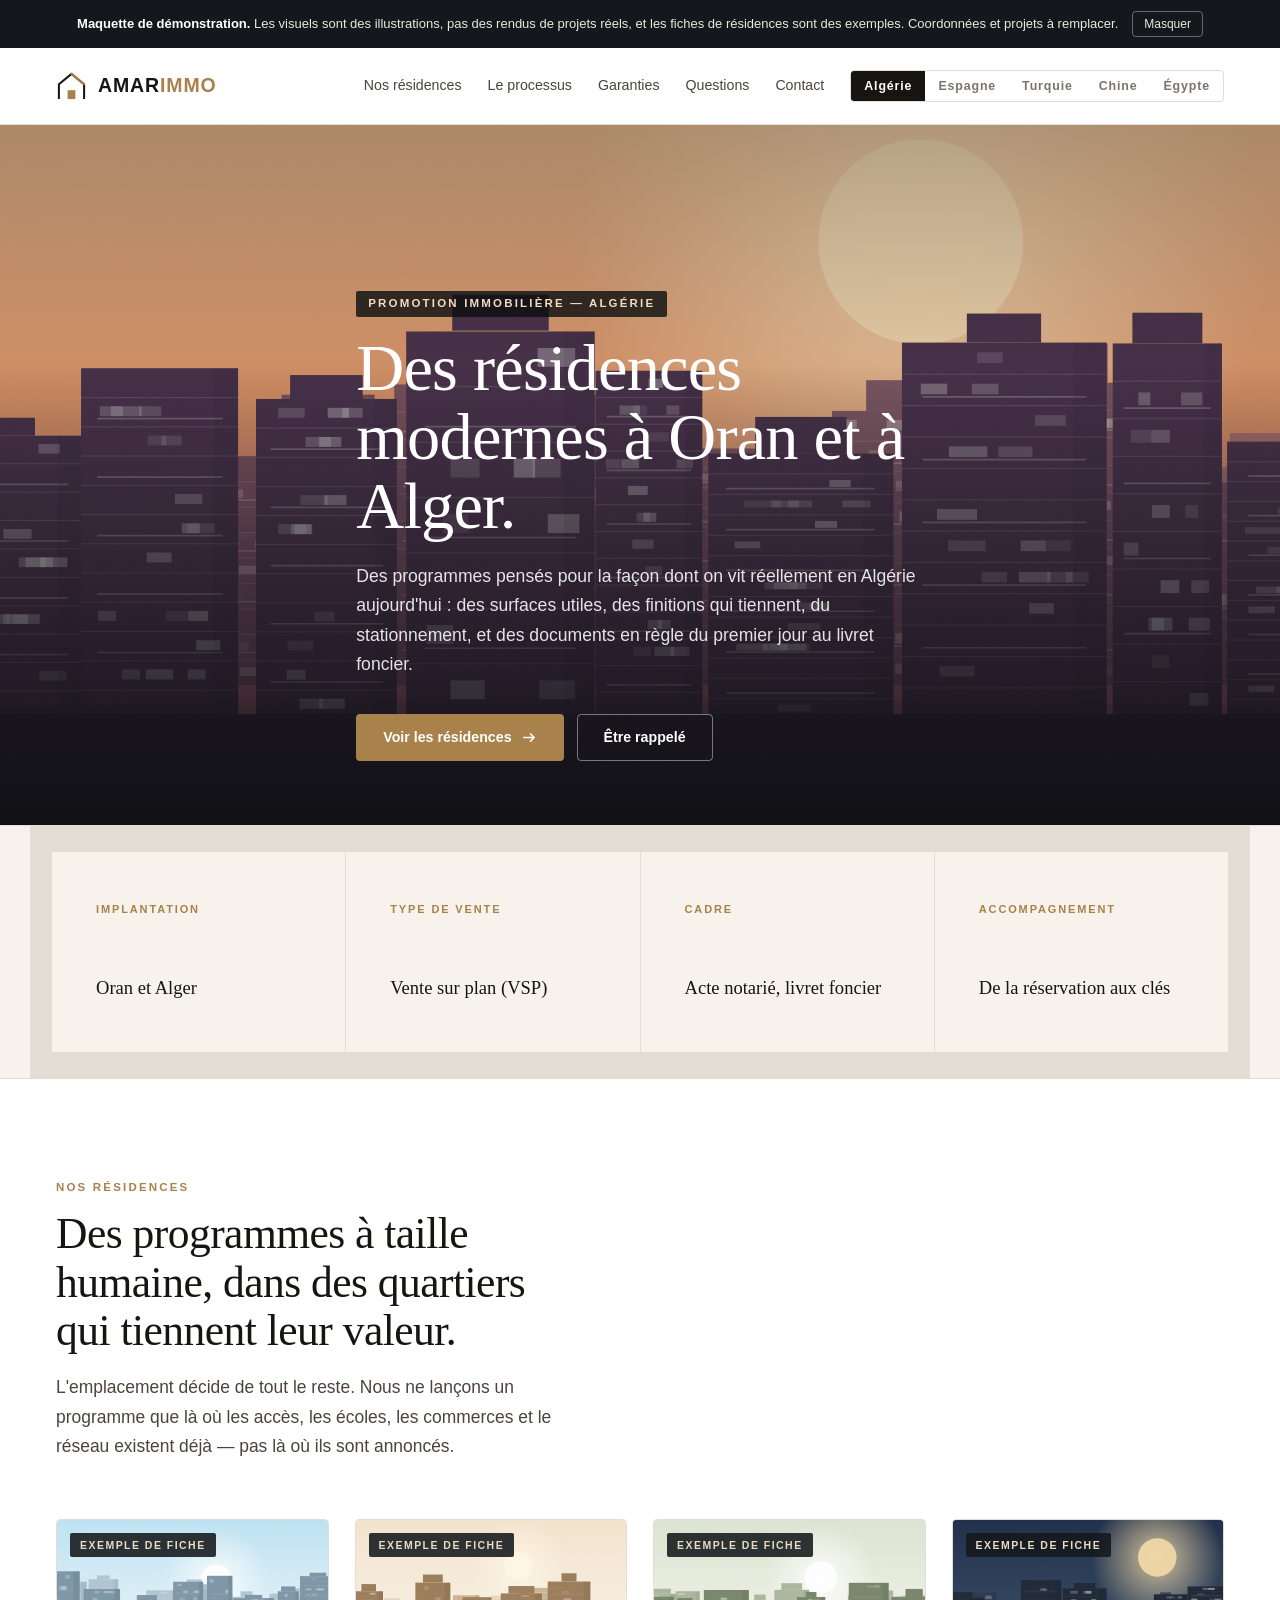
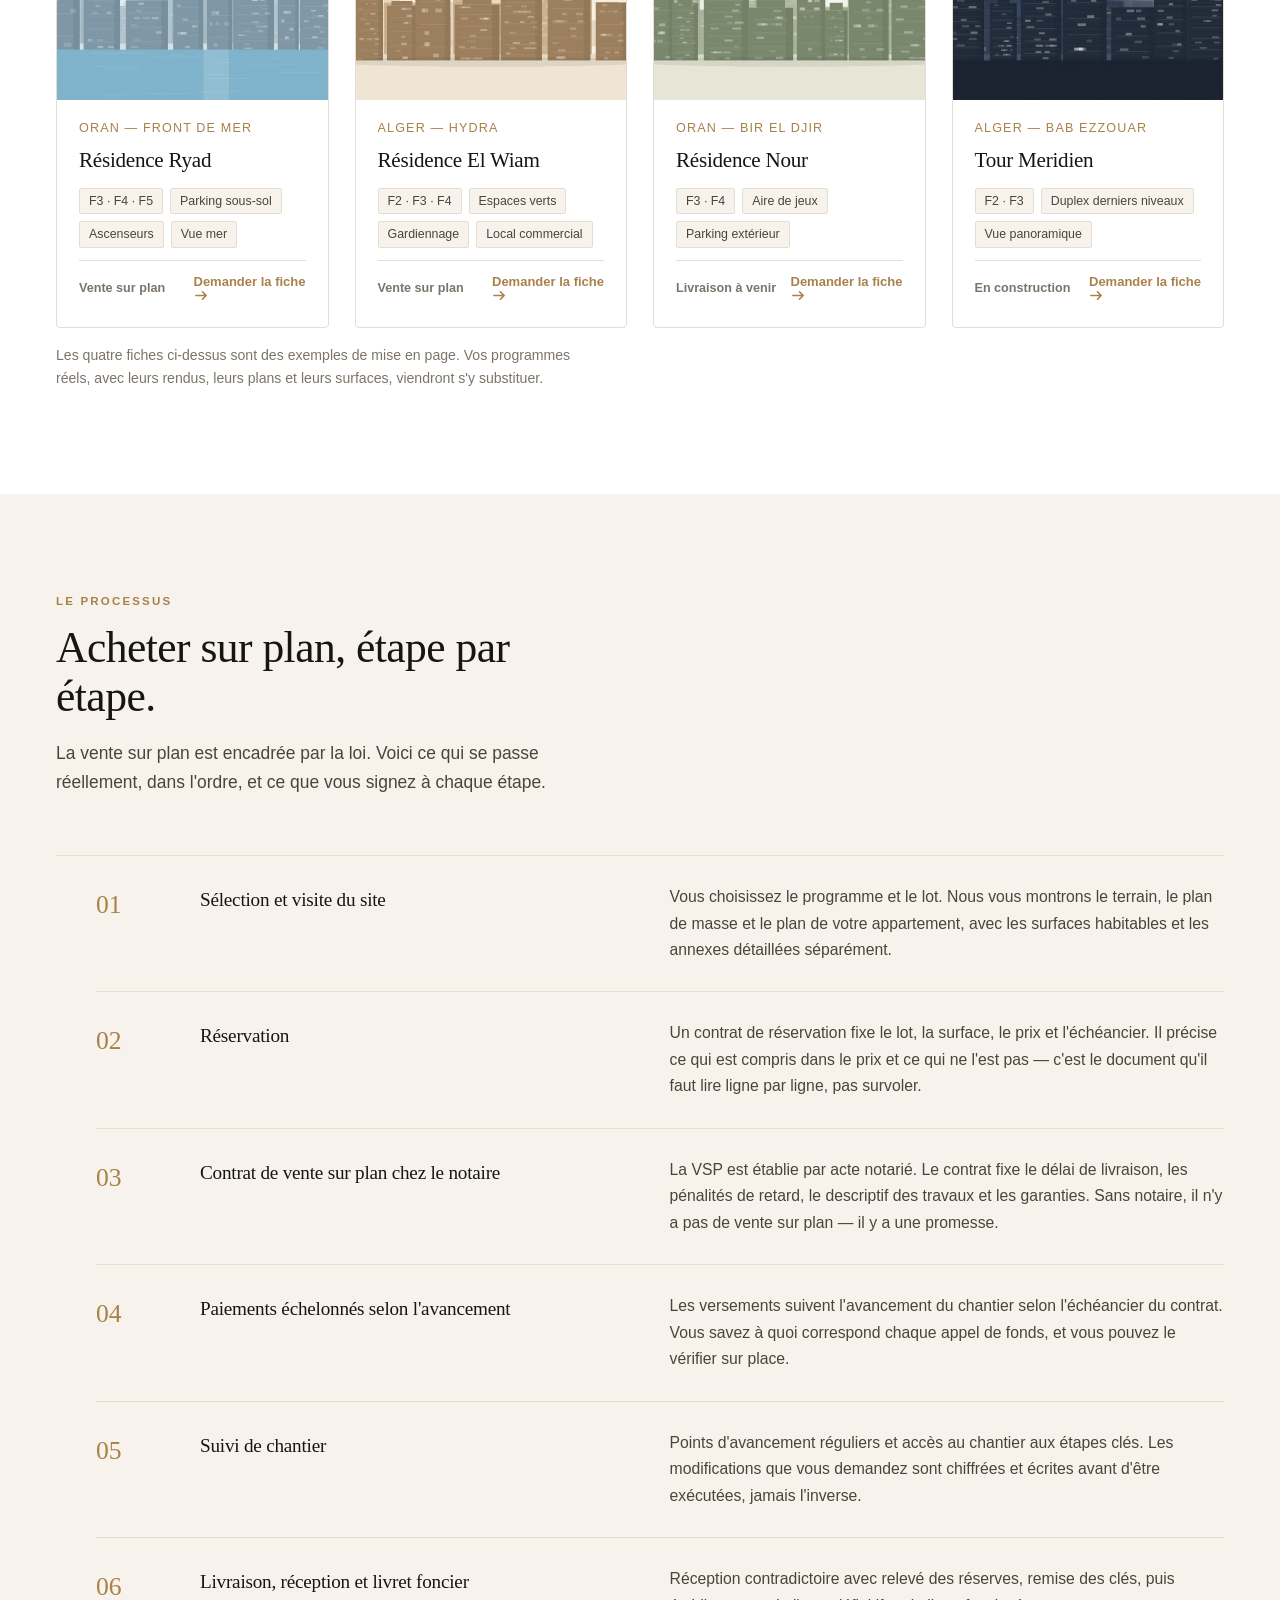
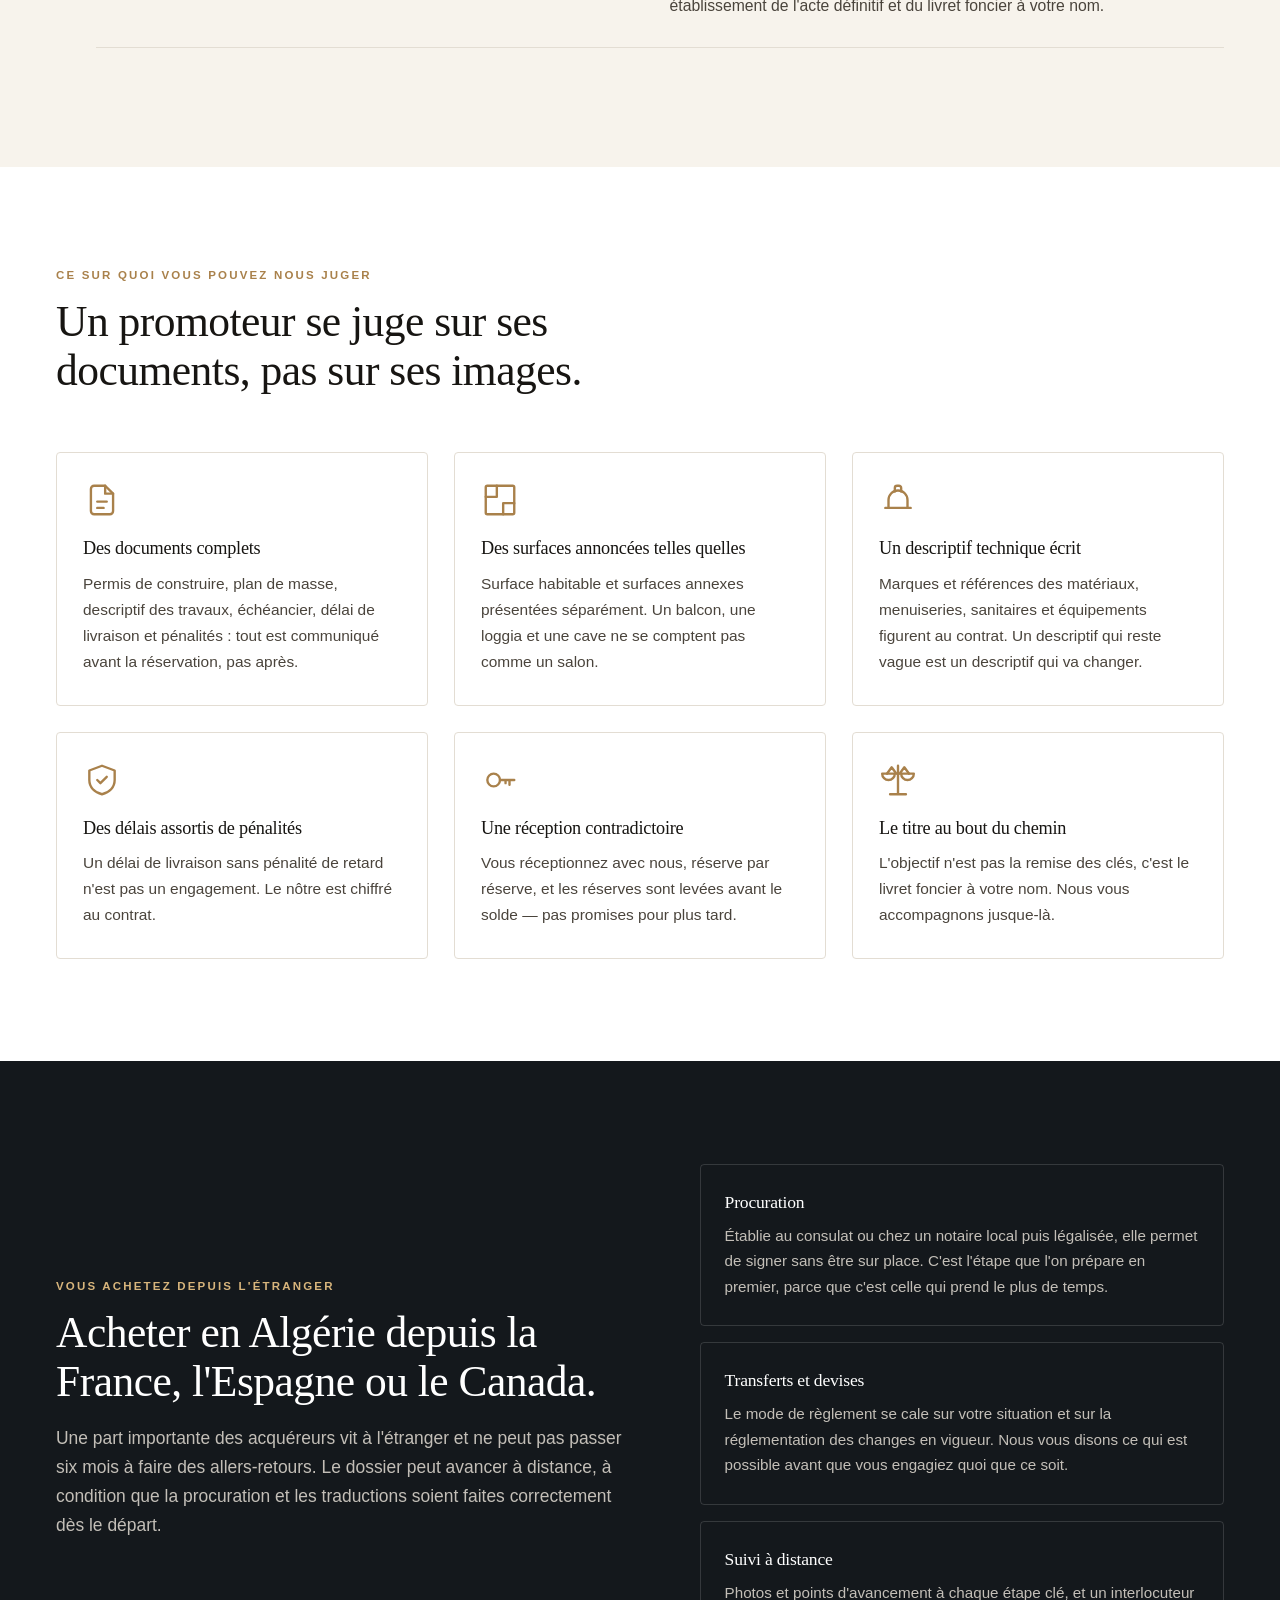
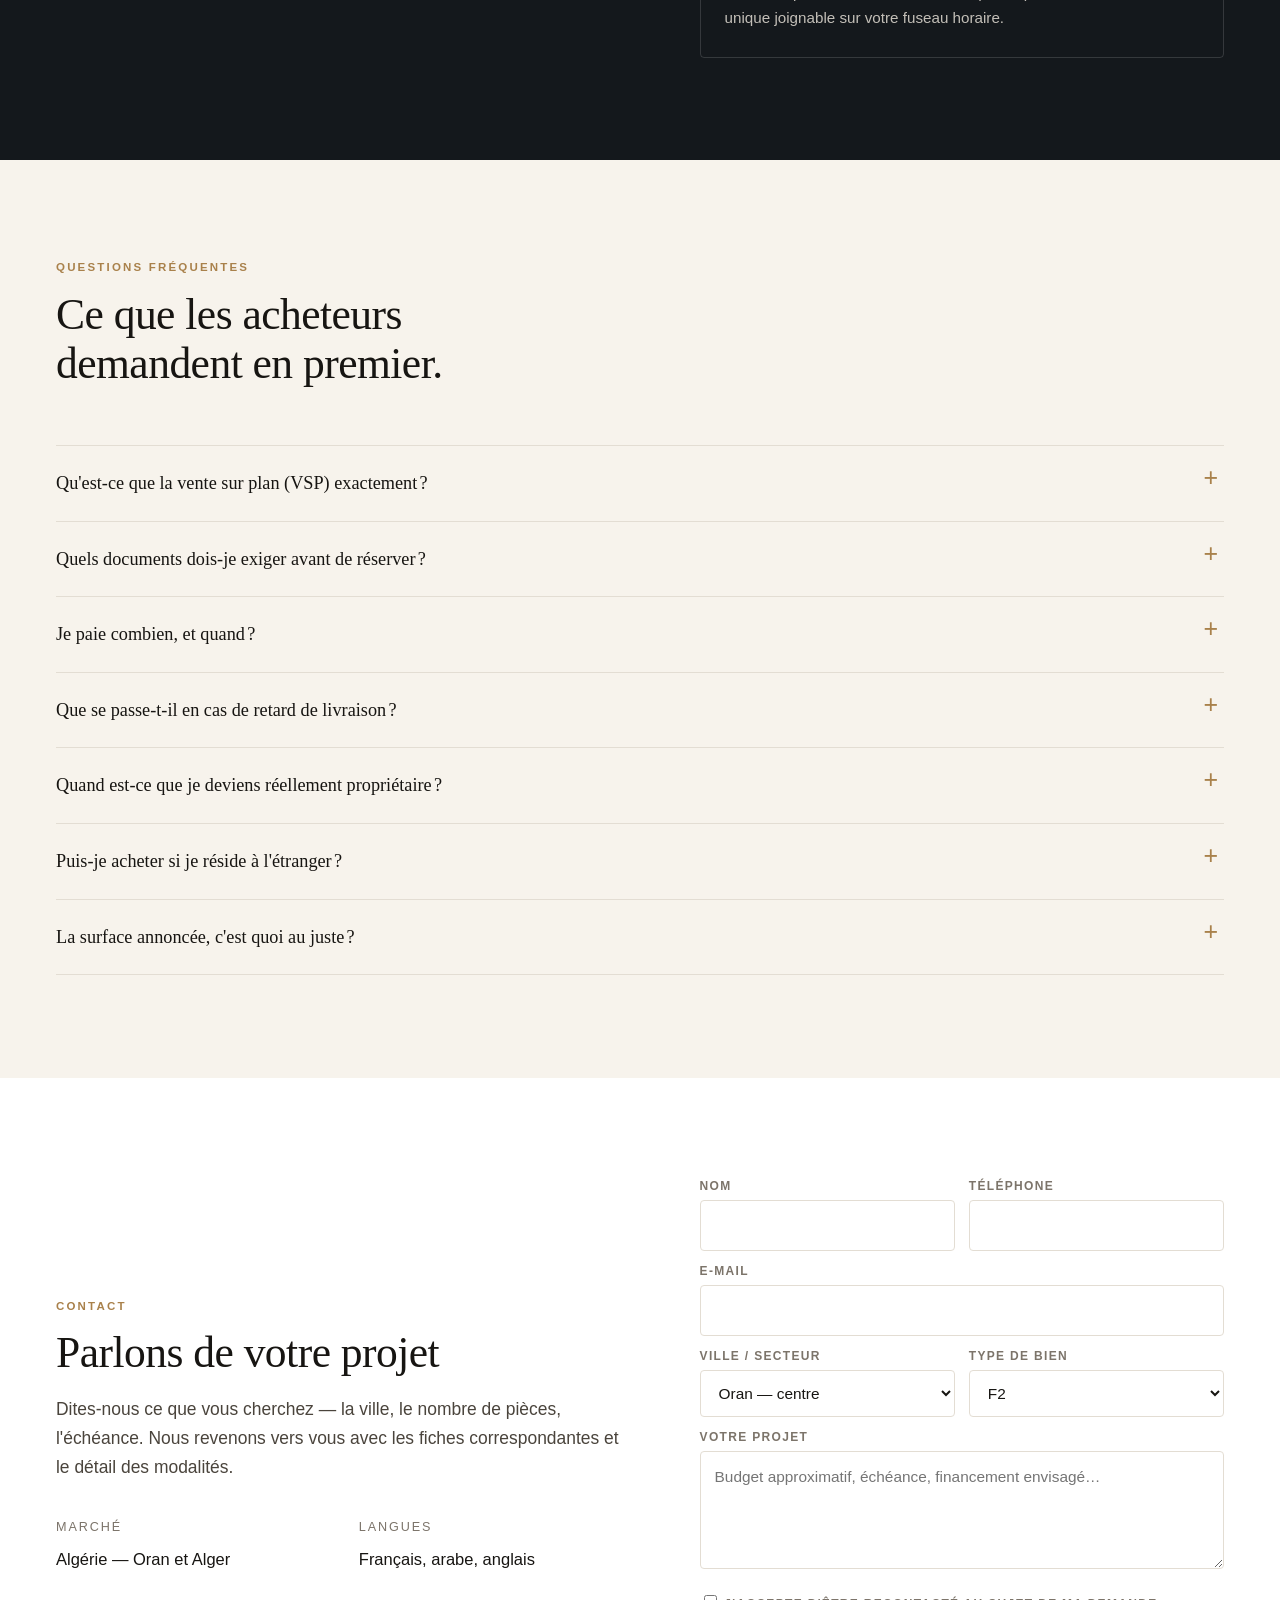
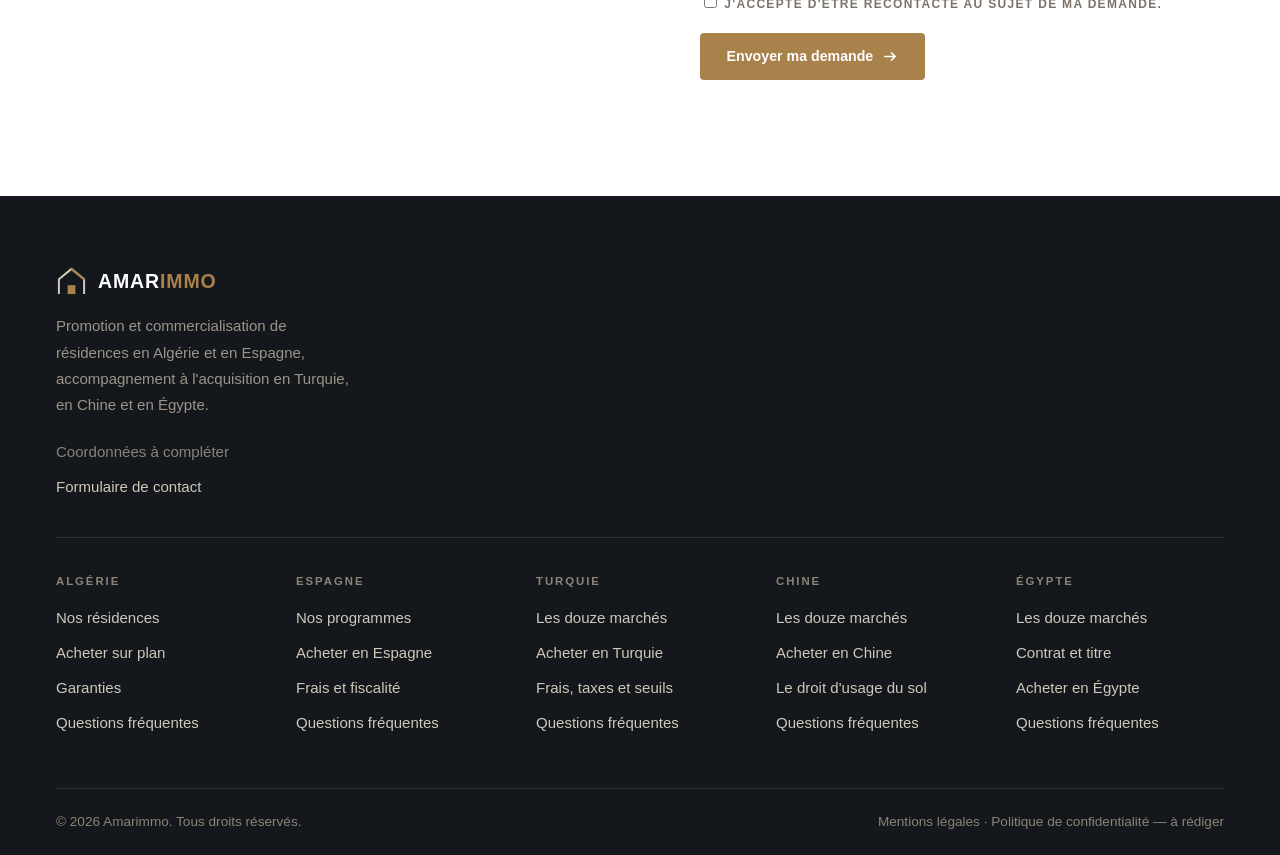
<file: index.html>
<!doctype html>
<html lang="fr">
<head>
<meta charset="utf-8">
<meta name="viewport" content="width=device-width,initial-scale=1">
<title>Amarimmo — Promotion immobilière à Oran et Alger | Résidences modernes en Algérie</title>
<meta name="description" content="Promoteur immobilier en Algérie. Résidences modernes à Oran et Alger, vente sur plan encadrée par acte notarié, suivi de chantier et accompagnement jusqu&#x27;au livret foncier.">
<meta property="og:title" content="Amarimmo — Promotion immobilière à Oran et Alger | Résidences modernes en Algérie">
<meta property="og:description" content="Promoteur immobilier en Algérie. Résidences modernes à Oran et Alger, vente sur plan encadrée par acte notarié, suivi de chantier et accompagnement jusqu&#x27;au livret foncier.">
<meta property="og:type" content="website">
<link rel="stylesheet" href="assets/site.css?v=5">
</head>
<body>
<div class="demo" id="demo">
  <span><b>Maquette de démonstration.</b> Les visuels sont des illustrations, pas des rendus de projets réels, et les fiches de résidences sont des exemples. Coordonnées et projets à remplacer.</span>
  <button onclick="document.getElementById('demo').remove()">Masquer</button>
</div>
<header class="hdr">
  <div class="wrap">
    <a class="brand" href="index.html">
      <svg class="mk" viewBox="0 0 32 32" fill="none" aria-hidden="true"><path d="M3 29V13.6L16 3l13 10.6V29" stroke="currentColor" stroke-width="2.1" stroke-linejoin="round"/><path d="M12 29v-9.2h8V29" fill="#A9814B"/><path d="M16 3 29 13.6" stroke="#A9814B" stroke-width="2.1" stroke-linecap="round"/></svg><span class="nm">Amar<em>immo</em></span>
    </a>
    <nav class="nav" id="nav"><a href="#residences">Nos résidences</a><a href="#processus">Le processus</a><a href="#garanties">Garanties</a><a href="#faq">Questions</a><a href="#contact">Contact</a></nav>
    <div class="mkt">
      <a href="index.html" aria-current="page">Algérie</a>
      <a href="espagne.html">Espagne</a>
      <a href="turquie.html">Turquie</a>
      <a href="chine.html">Chine</a>
      <a href="egypte.html">Égypte</a>
    </div>
    <button class="burger" aria-label="Menu" aria-expanded="false" id="burger"><span></span><span></span><span></span></button>
  </div>
</header>

<div class="hero">
  <img src="assets/hero-dz.svg" alt="Illustration de résidences modernes en Algérie">
  <div class="wrap">
    <div class="eyebrow">Promotion immobilière — Algérie</div>
    <h1>Des résidences modernes à Oran et à Alger.</h1>
    <p class="sub">Des programmes pensés pour la façon dont on vit réellement en Algérie aujourd'hui : des surfaces utiles, des finitions qui tiennent, du stationnement, et des documents en règle du premier jour au livret foncier.</p>
    <div class="cta">
      <a class="btn btn-p" href="#residences">Voir les résidences <svg class="ar" width="15" height="15" viewBox="0 0 16 16" fill="none" aria-hidden="true"><path d="M2 8h11M9 4l4 4-4 4" stroke="currentColor" stroke-width="1.7" stroke-linecap="round" stroke-linejoin="round"/></svg></a>
      <a class="btn btn-g" href="#contact">Être rappelé</a>
    </div>
  </div>
</div>

<div class="strip">
  <div class="wrap">
    <div><div class="k">Implantation</div><div class="v">Oran et Alger</div></div>
    <div><div class="k">Type de vente</div><div class="v">Vente sur plan (VSP)</div></div>
    <div><div class="k">Cadre</div><div class="v">Acte notarié, livret foncier</div></div>
    <div><div class="k">Accompagnement</div><div class="v">De la réservation aux clés</div></div>
  </div>
</div>

<section id="residences">
  <div class="wrap">
    <div class="head">
      <div class="eyebrow">Nos résidences</div>
      <h2>Des programmes à taille humaine, dans des quartiers qui tiennent leur valeur.</h2>
      <p class="lede" style="margin-top:18px">L'emplacement décide de tout le reste. Nous ne lançons un programme que là où les accès, les écoles, les commerces et le réseau existent déjà — pas là où ils sont annoncés.</p>
    </div>
    <div class="grid g4"><article class="pc">
  <div class="im"><img src="assets/dz-oran-front.svg" alt="Illustration — Résidence Ryad" loading="lazy"><span class="tag demo-tag">Exemple de fiche</span></div>
  <div class="bd">
    <span class="loc">Oran — Front de mer</span>
    <h3>Résidence Ryad</h3>
    <ul><li>F3 · F4 · F5</li><li>Parking sous-sol</li><li>Ascenseurs</li><li>Vue mer</li></ul>
    <div class="ft"><span>Vente sur plan</span><a href="#contact">Demander la fiche <svg class="ar" width="15" height="15" viewBox="0 0 16 16" fill="none" aria-hidden="true"><path d="M2 8h11M9 4l4 4-4 4" stroke="currentColor" stroke-width="1.7" stroke-linecap="round" stroke-linejoin="round"/></svg></a></div>
  </div>
</article><article class="pc">
  <div class="im"><img src="assets/dz-alger-hydra.svg" alt="Illustration — Résidence El Wiam" loading="lazy"><span class="tag demo-tag">Exemple de fiche</span></div>
  <div class="bd">
    <span class="loc">Alger — Hydra</span>
    <h3>Résidence El Wiam</h3>
    <ul><li>F2 · F3 · F4</li><li>Espaces verts</li><li>Gardiennage</li><li>Local commercial</li></ul>
    <div class="ft"><span>Vente sur plan</span><a href="#contact">Demander la fiche <svg class="ar" width="15" height="15" viewBox="0 0 16 16" fill="none" aria-hidden="true"><path d="M2 8h11M9 4l4 4-4 4" stroke="currentColor" stroke-width="1.7" stroke-linecap="round" stroke-linejoin="round"/></svg></a></div>
  </div>
</article><article class="pc">
  <div class="im"><img src="assets/dz-oran-parc.svg" alt="Illustration — Résidence Nour" loading="lazy"><span class="tag demo-tag">Exemple de fiche</span></div>
  <div class="bd">
    <span class="loc">Oran — Bir El Djir</span>
    <h3>Résidence Nour</h3>
    <ul><li>F3 · F4</li><li>Aire de jeux</li><li>Parking extérieur</li></ul>
    <div class="ft"><span>Livraison à venir</span><a href="#contact">Demander la fiche <svg class="ar" width="15" height="15" viewBox="0 0 16 16" fill="none" aria-hidden="true"><path d="M2 8h11M9 4l4 4-4 4" stroke="currentColor" stroke-width="1.7" stroke-linecap="round" stroke-linejoin="round"/></svg></a></div>
  </div>
</article><article class="pc">
  <div class="im"><img src="assets/dz-alger-tour.svg" alt="Illustration — Tour Meridien" loading="lazy"><span class="tag demo-tag">Exemple de fiche</span></div>
  <div class="bd">
    <span class="loc">Alger — Bab Ezzouar</span>
    <h3>Tour Meridien</h3>
    <ul><li>F2 · F3</li><li>Duplex derniers niveaux</li><li>Vue panoramique</li></ul>
    <div class="ft"><span>En construction</span><a href="#contact">Demander la fiche <svg class="ar" width="15" height="15" viewBox="0 0 16 16" fill="none" aria-hidden="true"><path d="M2 8h11M9 4l4 4-4 4" stroke="currentColor" stroke-width="1.7" stroke-linecap="round" stroke-linejoin="round"/></svg></a></div>
  </div>
</article></div>
    <p class="note">Les quatre fiches ci-dessus sont des exemples de mise en page. Vos programmes réels, avec leurs rendus, leurs plans et leurs surfaces, viendront s'y substituer.</p>
  </div>
</section>

<section class="sand" id="processus">
  <div class="wrap">
    <div class="head">
      <div class="eyebrow">Le processus</div>
      <h2>Acheter sur plan, étape par étape.</h2>
      <p class="lede" style="margin-top:18px">La vente sur plan est encadrée par la loi. Voici ce qui se passe réellement, dans l'ordre, et ce que vous signez à chaque étape.</p>
    </div>
    <ol class="steps"><li><h3>Sélection et visite du site</h3><p>Vous choisissez le programme et le lot. Nous vous montrons le terrain, le plan de masse et le plan de votre appartement, avec les surfaces habitables et les annexes détaillées séparément.</p></li><li><h3>Réservation</h3><p>Un contrat de réservation fixe le lot, la surface, le prix et l'échéancier. Il précise ce qui est compris dans le prix et ce qui ne l'est pas — c'est le document qu'il faut lire ligne par ligne, pas survoler.</p></li><li><h3>Contrat de vente sur plan chez le notaire</h3><p>La VSP est établie par acte notarié. Le contrat fixe le délai de livraison, les pénalités de retard, le descriptif des travaux et les garanties. Sans notaire, il n'y a pas de vente sur plan — il y a une promesse.</p></li><li><h3>Paiements échelonnés selon l'avancement</h3><p>Les versements suivent l'avancement du chantier selon l'échéancier du contrat. Vous savez à quoi correspond chaque appel de fonds, et vous pouvez le vérifier sur place.</p></li><li><h3>Suivi de chantier</h3><p>Points d'avancement réguliers et accès au chantier aux étapes clés. Les modifications que vous demandez sont chiffrées et écrites avant d'être exécutées, jamais l'inverse.</p></li><li><h3>Livraison, réception et livret foncier</h3><p>Réception contradictoire avec relevé des réserves, remise des clés, puis établissement de l'acte définitif et du livret foncier à votre nom.</p></li></ol>
  </div>
</section>

<section id="garanties">
  <div class="wrap">
    <div class="head">
      <div class="eyebrow">Ce sur quoi vous pouvez nous juger</div>
      <h2>Un promoteur se juge sur ses documents, pas sur ses images.</h2>
    </div>
    <div class="grid g3">
      <div class="fc"><svg class="ic" viewBox="0 0 24 24" fill="none" stroke="currentColor" stroke-width="1.5" stroke-linecap="round" stroke-linejoin="round" aria-hidden="true"><path d="M14 3H7a2 2 0 0 0-2 2v14a2 2 0 0 0 2 2h10a2 2 0 0 0 2-2V8Z"/><path d="M14 3v5h5"/><path d="M9 13h6M9 17h4"/></svg><h3>Des documents complets</h3><p>Permis de construire, plan de masse, descriptif des travaux, échéancier, délai de livraison et pénalités : tout est communiqué avant la réservation, pas après.</p></div><div class="fc"><svg class="ic" viewBox="0 0 24 24" fill="none" stroke="currentColor" stroke-width="1.5" stroke-linecap="round" stroke-linejoin="round" aria-hidden="true"><rect x="3" y="3" width="18" height="18" rx="1"/><path d="M3 10h7V3M14 21v-7h7"/></svg><h3>Des surfaces annoncées telles quelles</h3><p>Surface habitable et surfaces annexes présentées séparément. Un balcon, une loggia et une cave ne se comptent pas comme un salon.</p></div><div class="fc"><svg class="ic" viewBox="0 0 24 24" fill="none" stroke="currentColor" stroke-width="1.5" stroke-linecap="round" stroke-linejoin="round" aria-hidden="true"><path d="M4 17h16"/><path d="M6 17V12a6 6 0 0 1 12 0v5"/><path d="M10 6.6V4.4A1.4 1.4 0 0 1 11.4 3h1.2A1.4 1.4 0 0 1 14 4.4v2.2"/></svg><h3>Un descriptif technique écrit</h3><p>Marques et références des matériaux, menuiseries, sanitaires et équipements figurent au contrat. Un descriptif qui reste vague est un descriptif qui va changer.</p></div><div class="fc"><svg class="ic" viewBox="0 0 24 24" fill="none" stroke="currentColor" stroke-width="1.5" stroke-linecap="round" stroke-linejoin="round" aria-hidden="true"><path d="M12 3 20 6v6c0 4.6-3.3 7.9-8 9-4.7-1.1-8-4.4-8-9V6Z"/><path d="m9 12 2 2 4-4"/></svg><h3>Des délais assortis de pénalités</h3><p>Un délai de livraison sans pénalité de retard n'est pas un engagement. Le nôtre est chiffré au contrat.</p></div><div class="fc"><svg class="ic" viewBox="0 0 24 24" fill="none" stroke="currentColor" stroke-width="1.5" stroke-linecap="round" stroke-linejoin="round" aria-hidden="true"><circle cx="8" cy="12" r="4"/><path d="M12 12h9M18 12v3M15.5 12v2"/></svg><h3>Une réception contradictoire</h3><p>Vous réceptionnez avec nous, réserve par réserve, et les réserves sont levées avant le solde — pas promises pour plus tard.</p></div><div class="fc"><svg class="ic" viewBox="0 0 24 24" fill="none" stroke="currentColor" stroke-width="1.5" stroke-linecap="round" stroke-linejoin="round" aria-hidden="true"><path d="M12 3v18M7 21h10"/><path d="m5 8 3-4 3 4M13 8l3-4 3 4"/><path d="M2 8h8a4 4 0 0 1-8 0ZM14 8h8a4 4 0 0 1-8 0Z"/></svg><h3>Le titre au bout du chemin</h3><p>L'objectif n'est pas la remise des clés, c'est le livret foncier à votre nom. Nous vous accompagnons jusque-là.</p></div>
    </div>
  </div>
</section>

<section class="dark">
  <div class="wrap">
    <div class="split">
      <div>
        <div class="eyebrow">Vous achetez depuis l'étranger</div>
        <h2>Acheter en Algérie depuis la France, l'Espagne ou le Canada.</h2>
        <p class="lede" style="margin-top:18px">Une part importante des acquéreurs vit à l'étranger et ne peut pas passer six mois à faire des allers-retours. Le dossier peut avancer à distance, à condition que la procuration et les traductions soient faites correctement dès le départ.</p>
      </div>
      <div class="grid" style="gap:16px">
        <div class="box"><h3>Procuration</h3><p>Établie au consulat ou chez un notaire local puis légalisée, elle permet de signer sans être sur place. C'est l'étape que l'on prépare en premier, parce que c'est celle qui prend le plus de temps.</p></div>
        <div class="box"><h3>Transferts et devises</h3><p>Le mode de règlement se cale sur votre situation et sur la réglementation des changes en vigueur. Nous vous disons ce qui est possible avant que vous engagiez quoi que ce soit.</p></div>
        <div class="box"><h3>Suivi à distance</h3><p>Photos et points d'avancement à chaque étape clé, et un interlocuteur unique joignable sur votre fuseau horaire.</p></div>
      </div>
    </div>
  </div>
</section>

<section class="sand" id="faq">
  <div class="wrap">
    <div class="head"><div class="eyebrow">Questions fréquentes</div><h2>Ce que les acheteurs demandent en premier.</h2></div>
    <div class="faq"><details><summary>Qu'est-ce que la vente sur plan (VSP) exactement ?</summary><div class="a"><p>C'est l'achat d'un logement qui n'est pas encore construit, ou pas encore terminé. En Algérie, la VSP est encadrée : elle passe obligatoirement par un acte notarié, et le contrat doit préciser le descriptif des travaux, le prix, l'échéancier des paiements, le délai de livraison et les pénalités en cas de retard.</p><p>Un accord signé sous seing privé, sans notaire, n'est pas une vente sur plan.</p></div></details><details><summary>Quels documents dois-je exiger avant de réserver ?</summary><div class="a"><p>Le permis de construire, l'acte de propriété du terrain, le plan de masse, le plan de votre lot avec les surfaces, le descriptif technique des travaux, l'échéancier de paiement et le délai de livraison avec les pénalités associées.</p><p>Si l'un de ces documents ne vous est pas montré avant la réservation, il y a une raison, et elle n'est jamais en votre faveur.</p></div></details><details><summary>Je paie combien, et quand ?</summary><div class="a"><p>Par tranches, suivant l'avancement du chantier, selon l'échéancier inscrit au contrat notarié. Chaque appel de fonds correspond à une étape que vous pouvez aller vérifier sur place.</p></div></details><details><summary>Que se passe-t-il en cas de retard de livraison ?</summary><div class="a"><p>Le contrat prévoit des pénalités de retard. C'est précisément pour cela qu'il faut vérifier qu'elles y figurent, et à quel montant, avant de signer — et pas seulement que le délai soit écrit quelque part.</p></div></details><details><summary>Quand est-ce que je deviens réellement propriétaire ?</summary><div class="a"><p>À l'établissement de l'acte de vente définitif, puis à l'inscription et à la délivrance du livret foncier à votre nom. La remise des clés et le titre de propriété sont deux choses différentes, et la seconde est la seule qui compte juridiquement.</p></div></details><details><summary>Puis-je acheter si je réside à l'étranger ?</summary><div class="a"><p>Oui. La signature peut se faire par procuration établie au consulat ou devant notaire puis légalisée. Le point à anticiper est le mode de paiement, qui dépend de votre situation et de la réglementation des changes applicable.</p></div></details><details><summary>La surface annoncée, c'est quoi au juste ?</summary><div class="a"><p>Nous présentons la surface habitable et les surfaces annexes séparément — balcon, loggia, cave, parking. Une annonce qui donne un seul chiffre global gonfle mécaniquement la surface perçue de 10 à 20 %.</p></div></details></div>
  </div>
</section>

<section id="contact">
  <div class="wrap">
    <div class="split">
      <div>
        <div class="eyebrow">Contact</div>
        <h2>Parlons de votre projet</h2>
        <p class="lede" style="margin-top:18px">Dites-nous ce que vous cherchez — la ville, le nombre de pièces, l'échéance. Nous revenons vers vous avec les fiches correspondantes et le détail des modalités.</p>
        <div class="grid g2" style="margin-top:34px">
          <div><h4 style="font-family:var(--sans);font-size:.79rem;letter-spacing:.15em;text-transform:uppercase;color:var(--ink-3);margin-bottom:8px">Marché</h4><p>Algérie — Oran et Alger</p></div>
          <div><h4 style="font-family:var(--sans);font-size:.79rem;letter-spacing:.15em;text-transform:uppercase;color:var(--ink-3);margin-bottom:8px">Langues</h4><p>Français, arabe, anglais</p></div>
        </div>
      </div>
      <form class="form" data-demo>
        <div><label for="n">Nom</label><input id="n" name="nom" required></div>
        <div><label for="p">Téléphone</label><input id="p" name="tel" type="tel" required></div>
        <div class="full"><label for="e">E-mail</label><input id="e" name="email" type="email" required></div>
        <div><label for="v">Ville / secteur</label><select id="v" name="ville"><option>Oran — centre</option><option>Oran — Bir El Djir</option><option>Oran — Front de mer</option><option>Alger — Hydra</option><option>Alger — Chéraga</option><option>Alger — Bab Ezzouar</option><option>Alger — autre</option><option>Autre wilaya</option></select></div>
        <div><label for="t">Type de bien</label><select id="t" name="type"><option>F2</option><option>F3</option><option>F4</option><option>F5 et +</option><option>Duplex / penthouse</option><option>Villa</option><option>Local commercial</option></select></div>
        <div class="full"><label for="m">Votre projet</label><textarea id="m" name="message" placeholder="Budget approximatif, échéance, financement envisagé…"></textarea></div>
        <label class="consent full"><input type="checkbox" required> J'accepte d'être recontacté au sujet de ma demande.</label>
        <div class="full"><button class="btn btn-p" type="submit">Envoyer ma demande <svg class="ar" width="15" height="15" viewBox="0 0 16 16" fill="none" aria-hidden="true"><path d="M2 8h11M9 4l4 4-4 4" stroke="currentColor" stroke-width="1.7" stroke-linecap="round" stroke-linejoin="round"/></svg></button></div>
        <p class="formnote full" data-note></p>
      </form>
    </div>
  </div>
</section>

<footer class="ft-main">
  <div class="wrap">
    <div class="cols">
      <div class="ft-brand">
        <div class="brand"><svg class="mk" viewBox="0 0 32 32" fill="none" aria-hidden="true"><path d="M3 29V13.6L16 3l13 10.6V29" stroke="currentColor" stroke-width="2.1" stroke-linejoin="round"/><path d="M12 29v-9.2h8V29" fill="#A9814B"/><path d="M16 3 29 13.6" stroke="#A9814B" stroke-width="2.1" stroke-linecap="round"/></svg><span class="nm" style="color:#fff">Amar<em style="color:#A9814B;font-style:normal">immo</em></span></div>
        <p class="bl">Promotion et commercialisation de résidences en Algérie et en Espagne, accompagnement à l'acquisition en Turquie, en Chine et en Égypte.</p>
        <ul style="margin-top:20px">
          <li class="muted" style="color:#8C8377">Coordonnées à compléter</li>
          <li><a href="#contact">Formulaire de contact</a></li>
        </ul>
      </div>
      <div class="ft-links">
      <div>
        <h4>Algérie</h4>
        <ul>
          <li><a href="index.html#residences">Nos résidences</a></li>
          <li><a href="index.html#processus">Acheter sur plan</a></li>
          <li><a href="index.html#garanties">Garanties</a></li>
          <li><a href="index.html#faq">Questions fréquentes</a></li>
        </ul>
      </div>
      <div>
        <h4>Espagne</h4>
        <ul>
          <li><a href="espagne.html#residences">Nos programmes</a></li>
          <li><a href="espagne.html#processus">Acheter en Espagne</a></li>
          <li><a href="espagne.html#couts">Frais et fiscalité</a></li>
          <li><a href="espagne.html#faq">Questions fréquentes</a></li>
        </ul>
      </div>
      <div>
        <h4>Turquie</h4>
        <ul>
          <li><a href="turquie.html#villes">Les douze marchés</a></li>
          <li><a href="turquie.html#processus">Acheter en Turquie</a></li>
          <li><a href="turquie.html#couts">Frais, taxes et seuils</a></li>
          <li><a href="turquie.html#faq">Questions fréquentes</a></li>
        </ul>
      </div>
      <div>
        <h4>Chine</h4>
        <ul>
          <li><a href="chine.html#villes">Les douze marchés</a></li>
          <li><a href="chine.html#processus">Acheter en Chine</a></li>
          <li><a href="chine.html#sol">Le droit d'usage du sol</a></li>
          <li><a href="chine.html#faq">Questions fréquentes</a></li>
        </ul>
      </div>
      <div>
        <h4>Égypte</h4>
        <ul>
          <li><a href="egypte.html#villes">Les douze marchés</a></li>
          <li><a href="egypte.html#titre">Contrat et titre</a></li>
          <li><a href="egypte.html#processus">Acheter en Égypte</a></li>
          <li><a href="egypte.html#faq">Questions fréquentes</a></li>
        </ul>
      </div>
      </div>
    </div>
  </div>
  <div class="wrap">
    <div class="ft-bot">
      <span>© 2026 Amarimmo. Tous droits réservés.</span>
      <span>Mentions légales · Politique de confidentialité — à rédiger</span>
    </div>
  </div>
</footer>
<script>
(function(){
  var b=document.getElementById('burger'), n=document.getElementById('nav');
  if(b&&n) b.addEventListener('click',function(){
    var open=n.classList.toggle('open');
    b.setAttribute('aria-expanded', open?'true':'false');
  });
  // the form is a front-end demo: there is no endpoint yet, so intercept rather than
  // let a submit reload the page and look broken
  document.querySelectorAll('form[data-demo]').forEach(function(f){
    f.addEventListener('submit',function(e){
      e.preventDefault();
      var n=f.querySelector('[data-note]');
      if(n) n.textContent="Formulaire de démonstration — non connecté. Indiquez l'adresse de réception et je le branche.";
    });
  });
})();
</script>
</body>
</html>
</file>
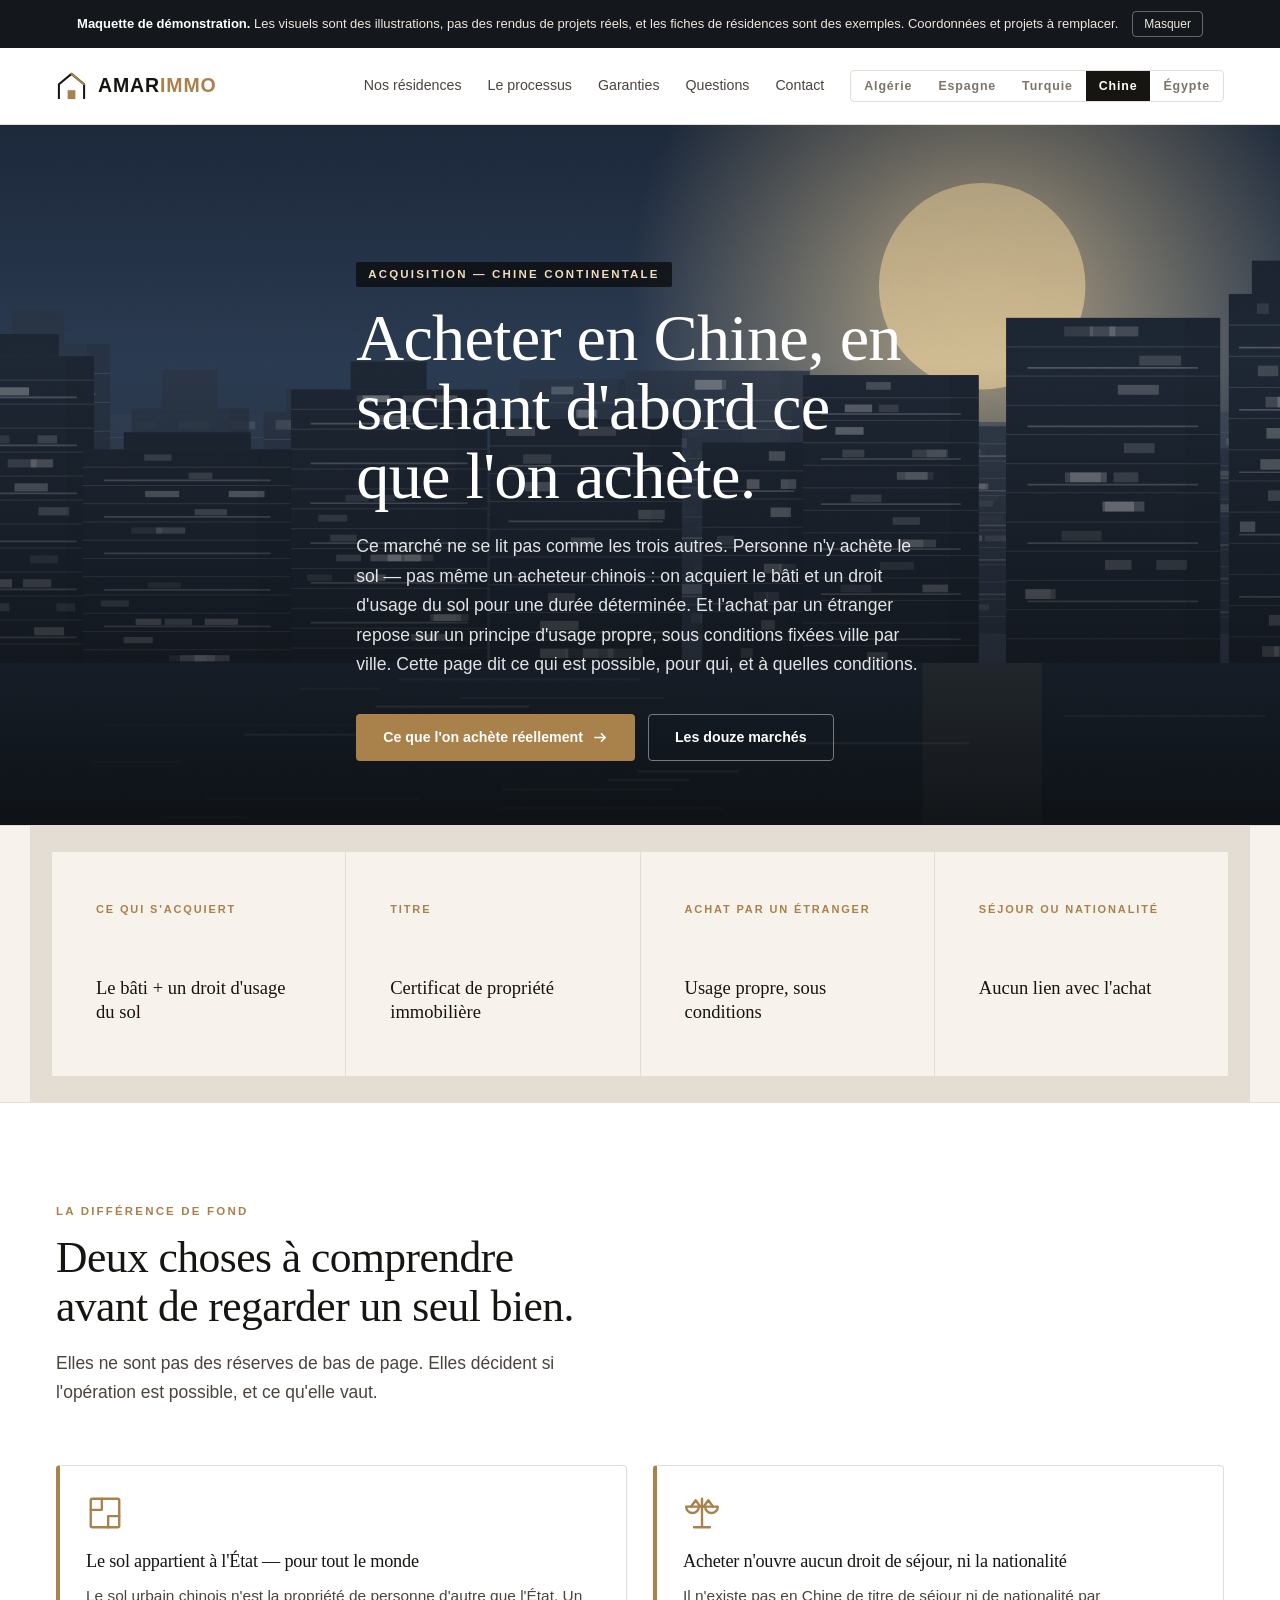
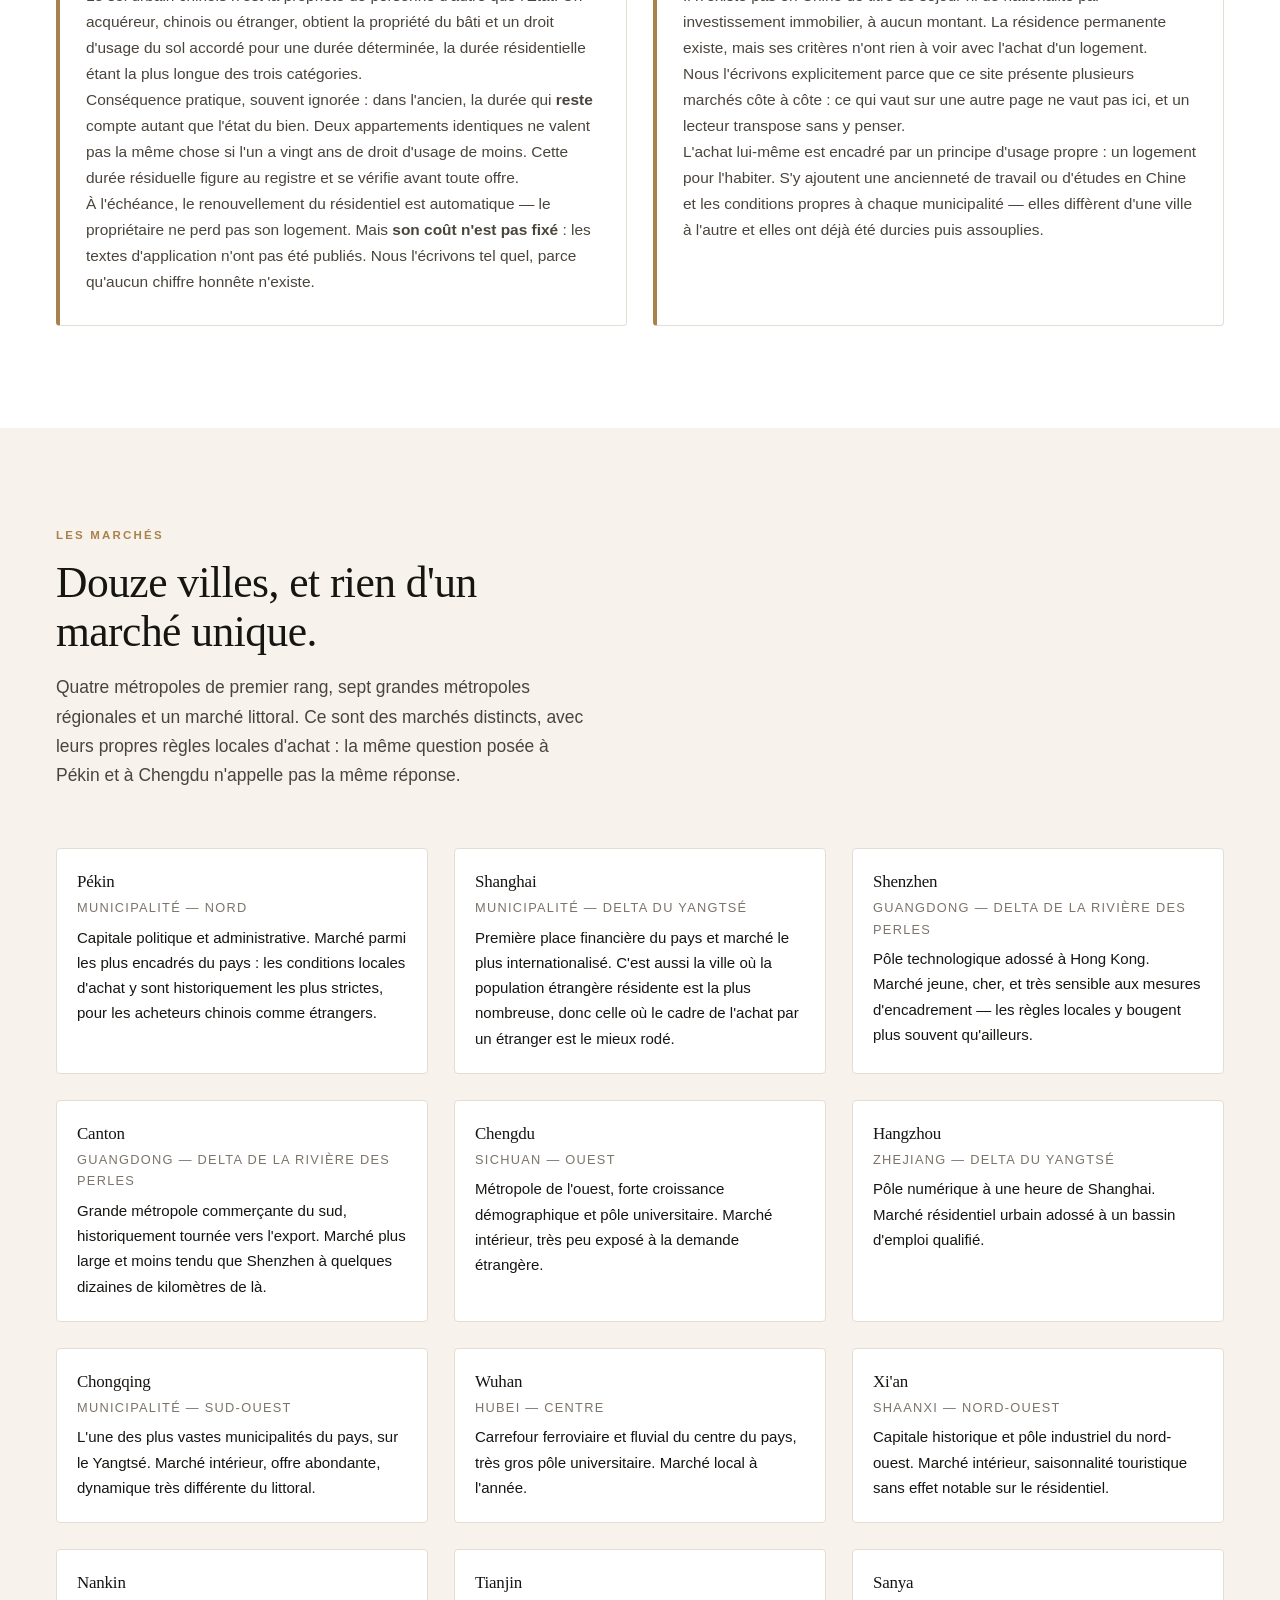
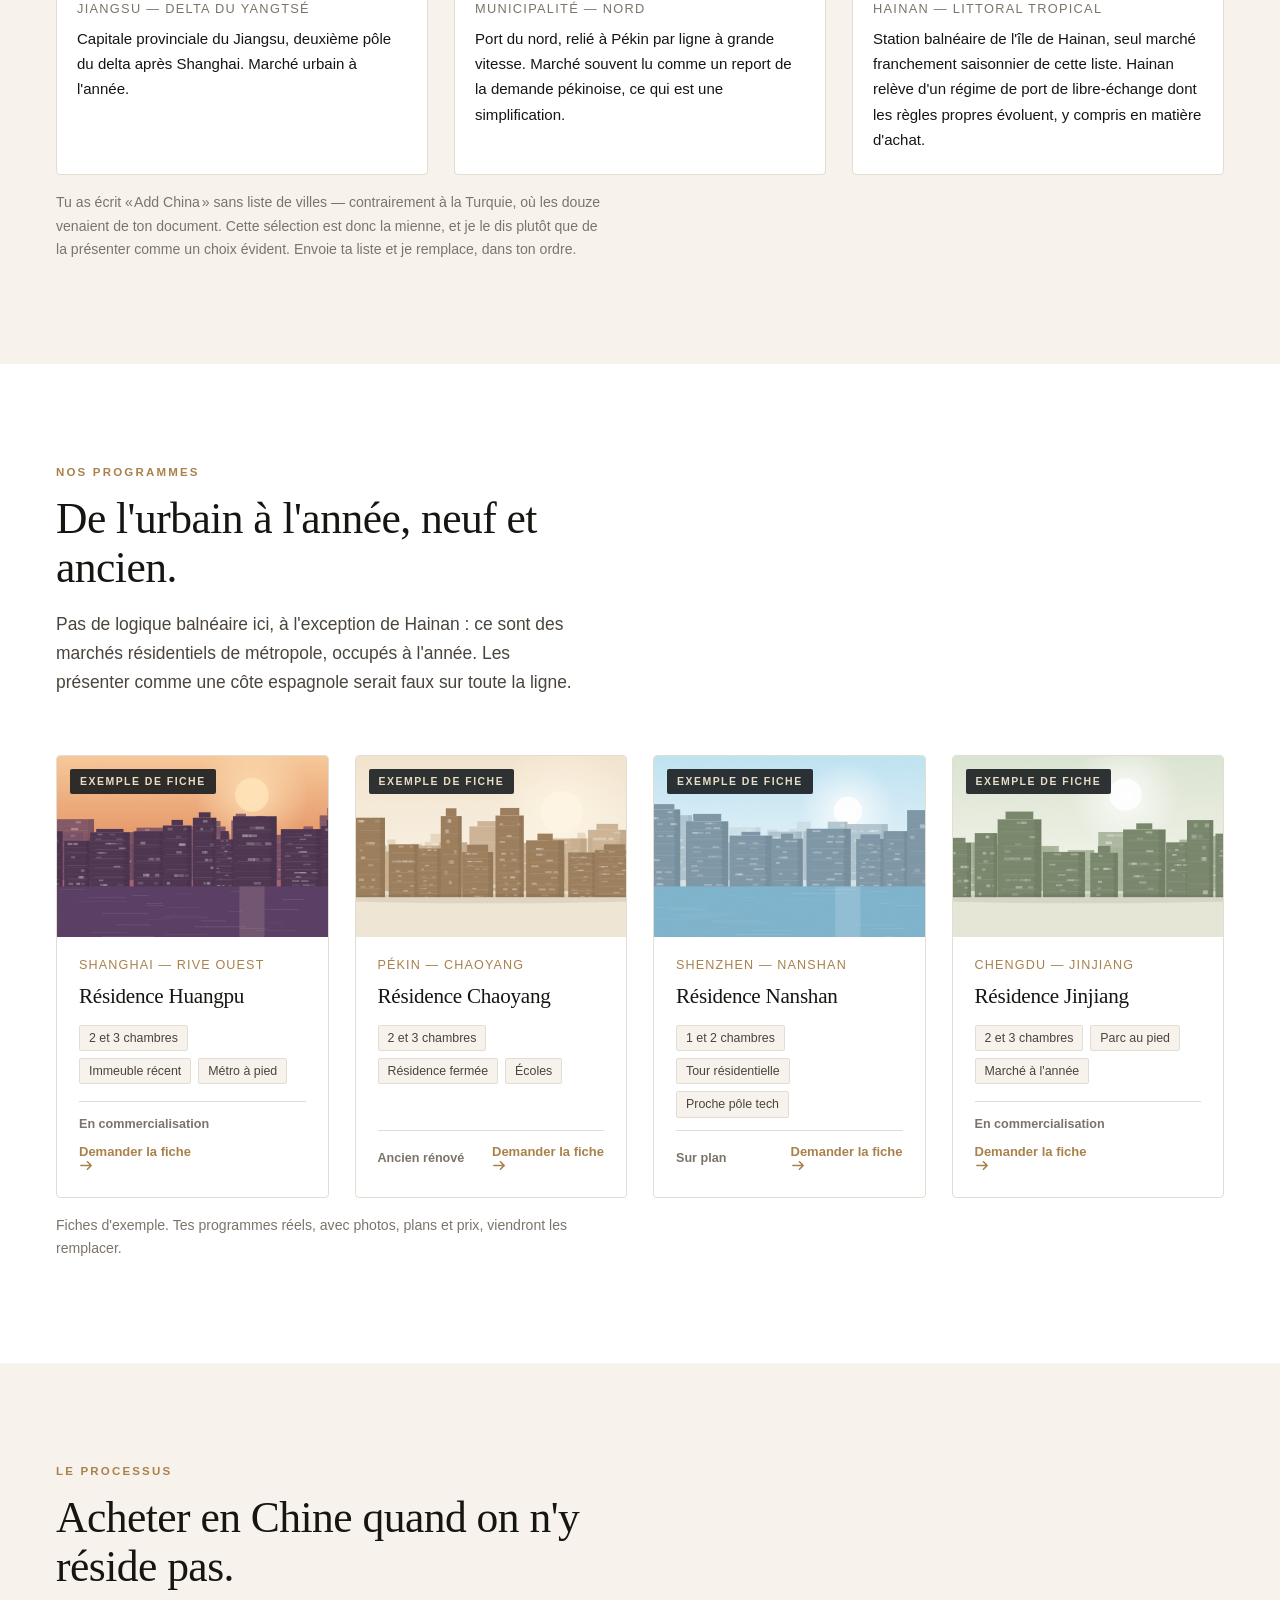
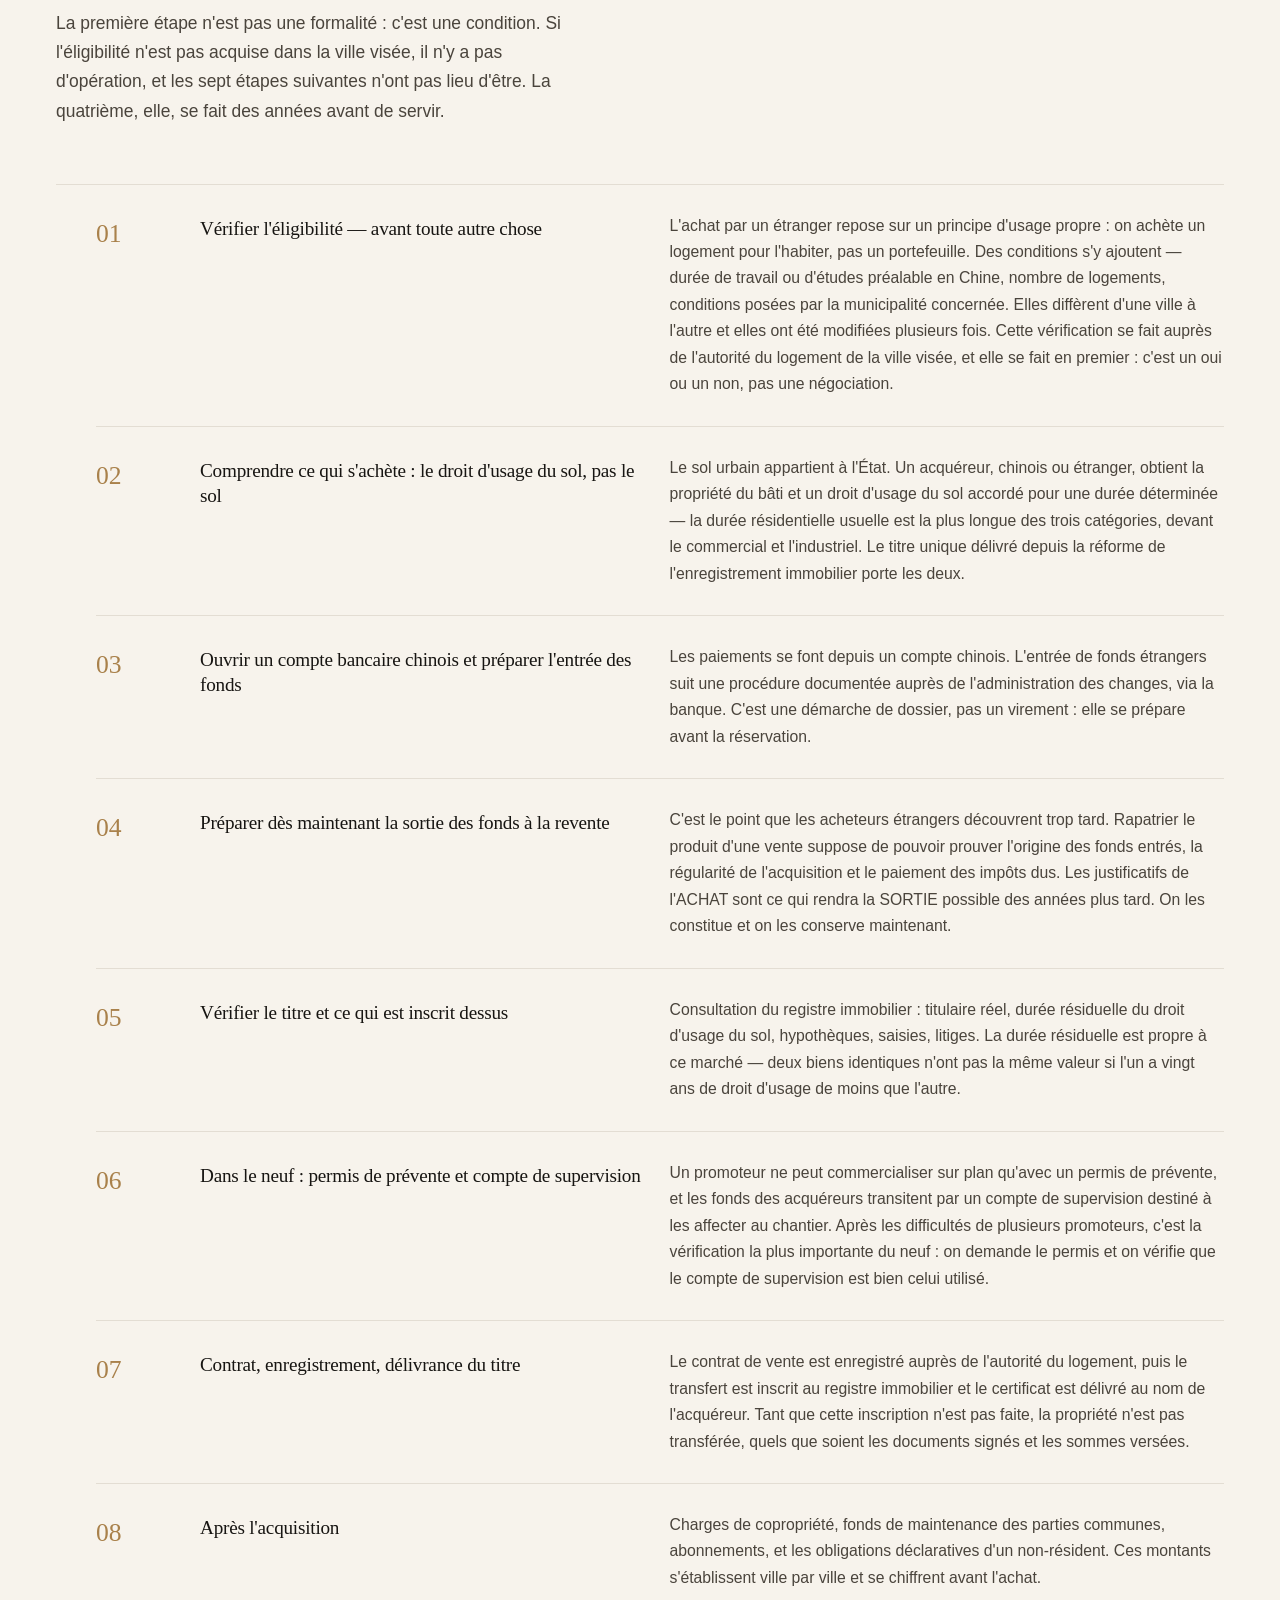
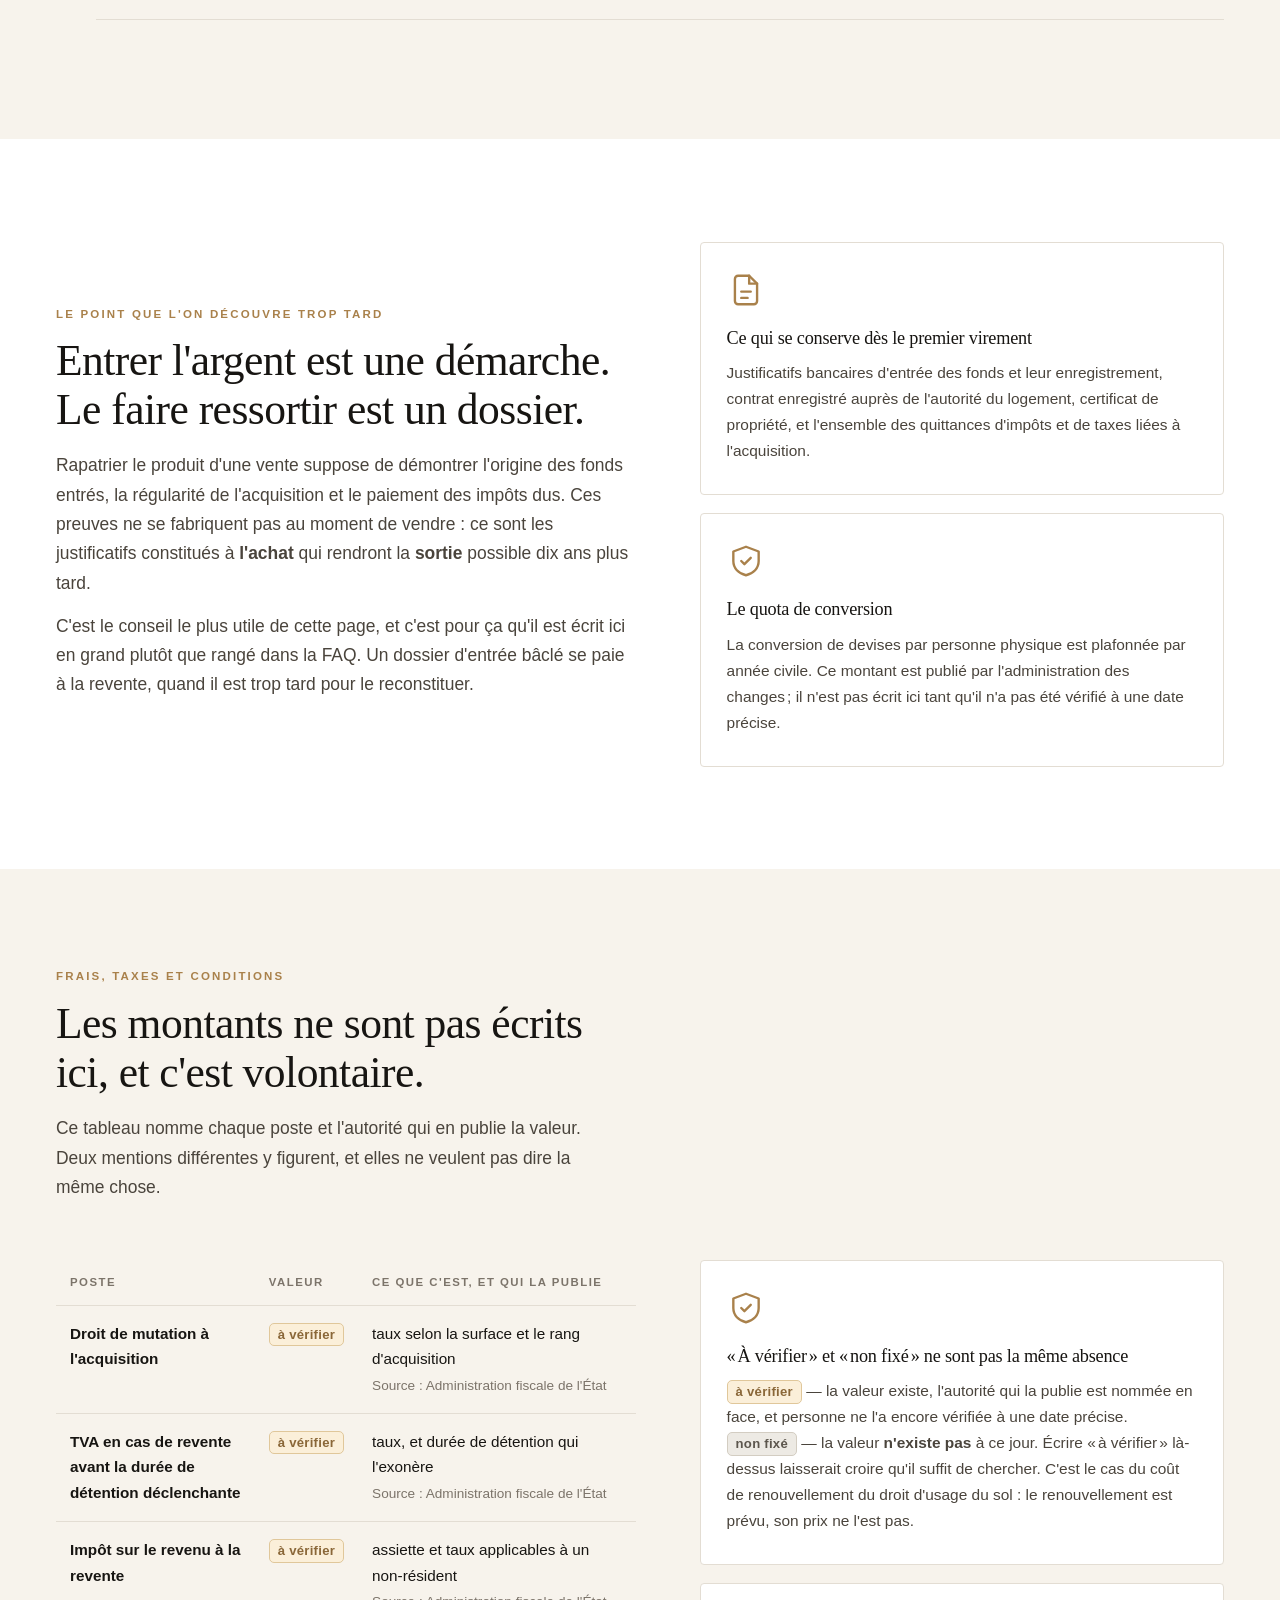
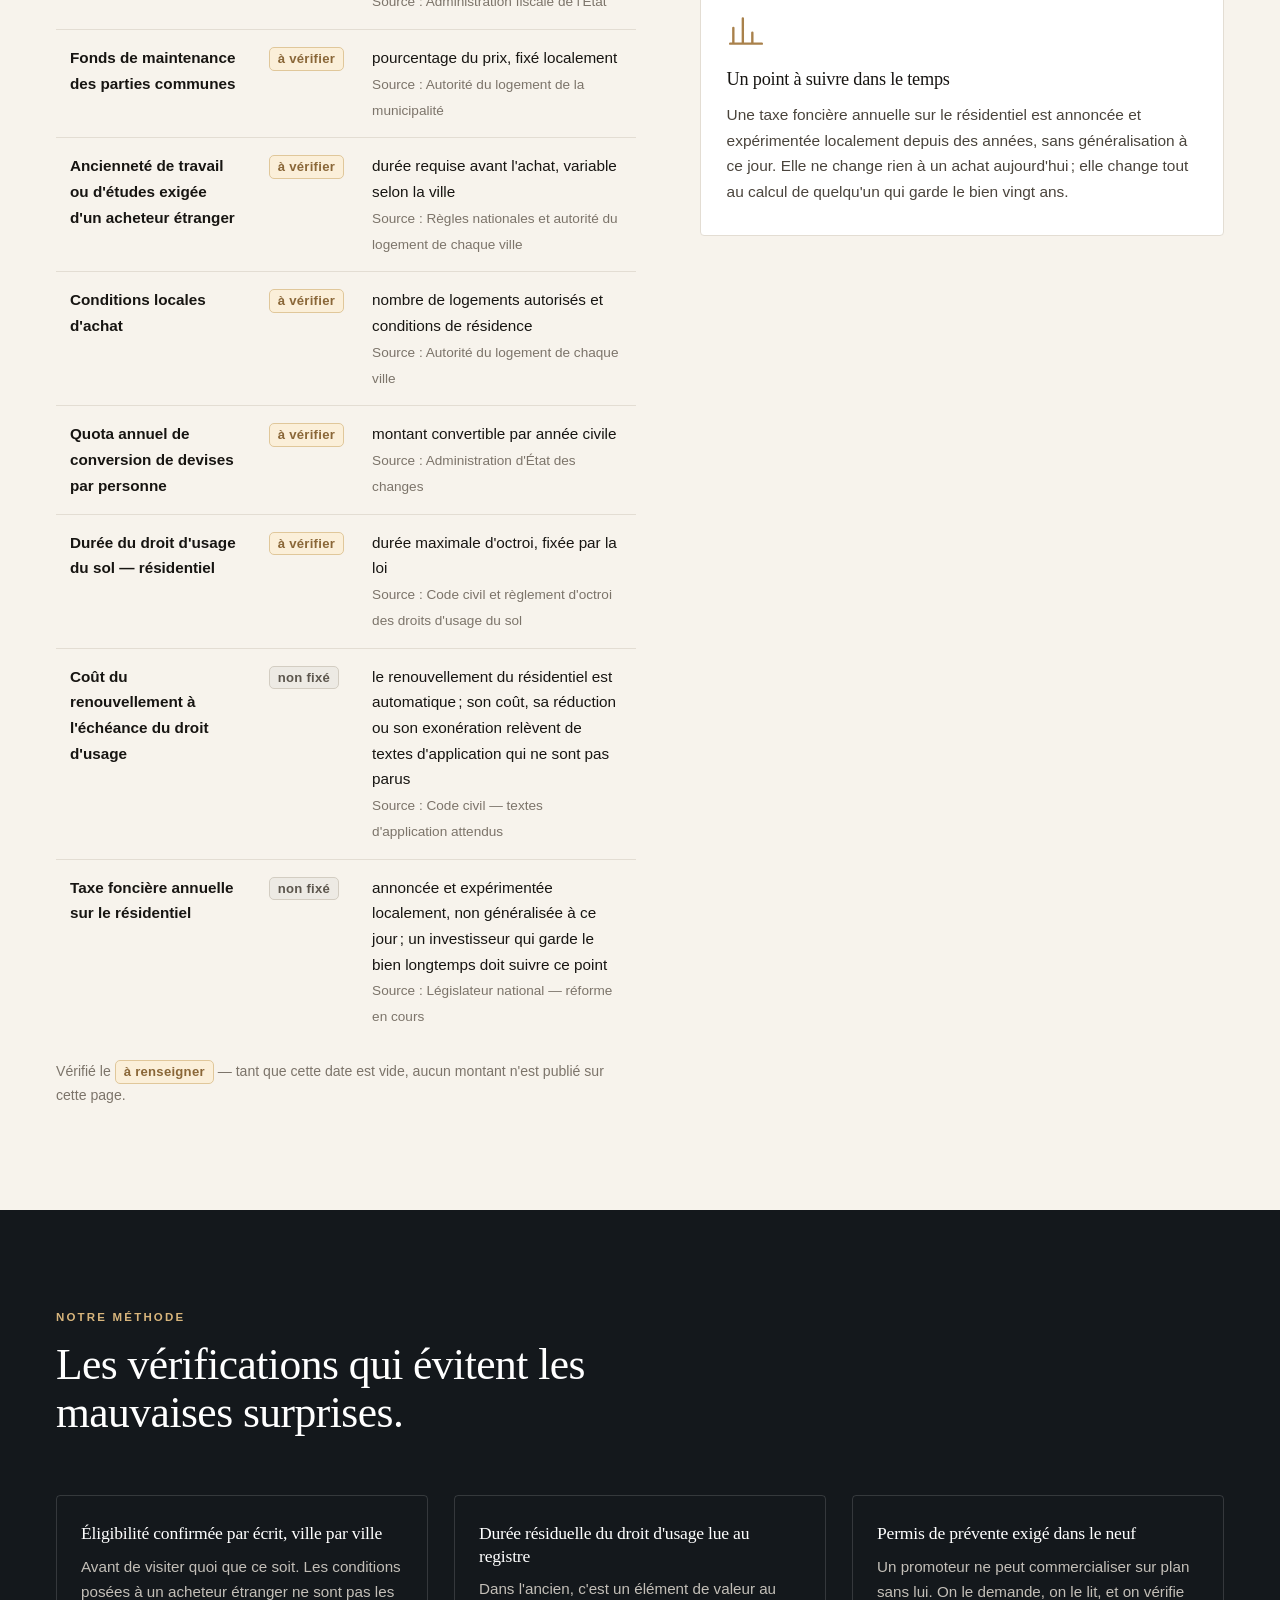
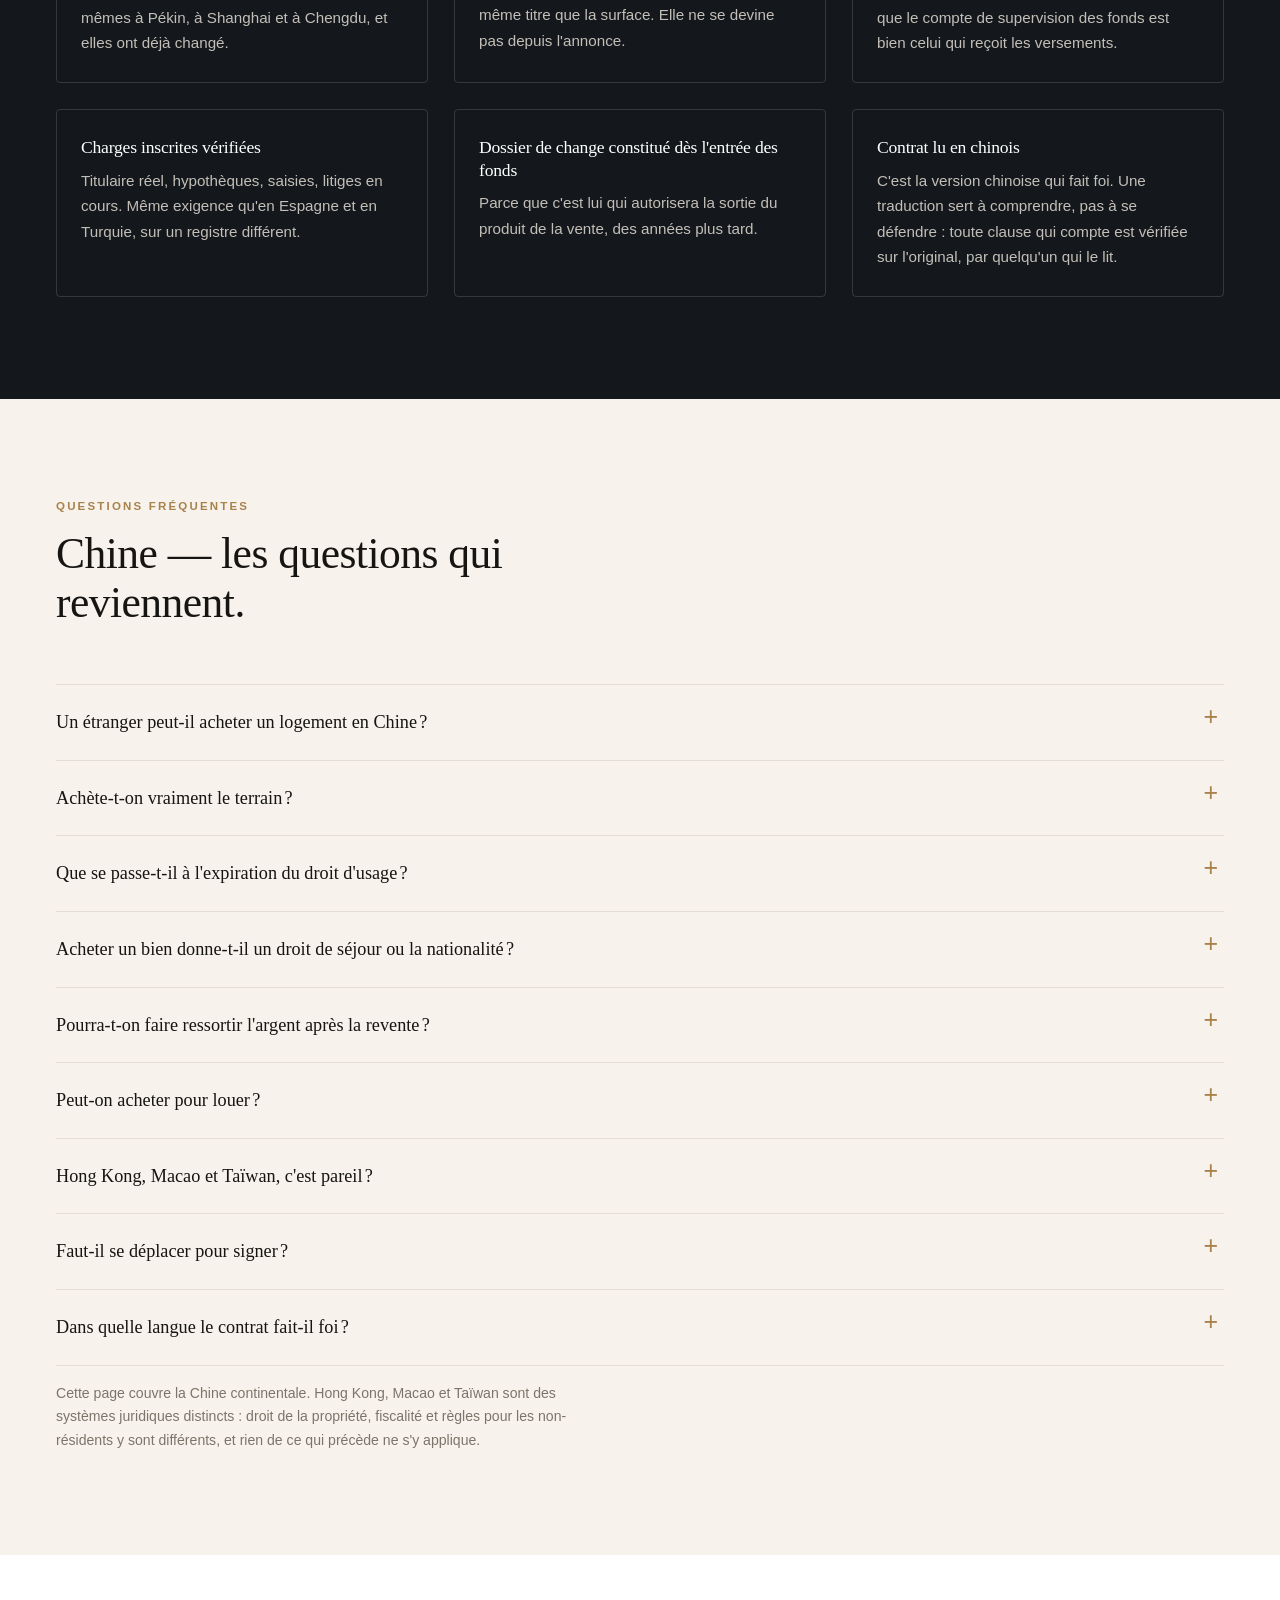
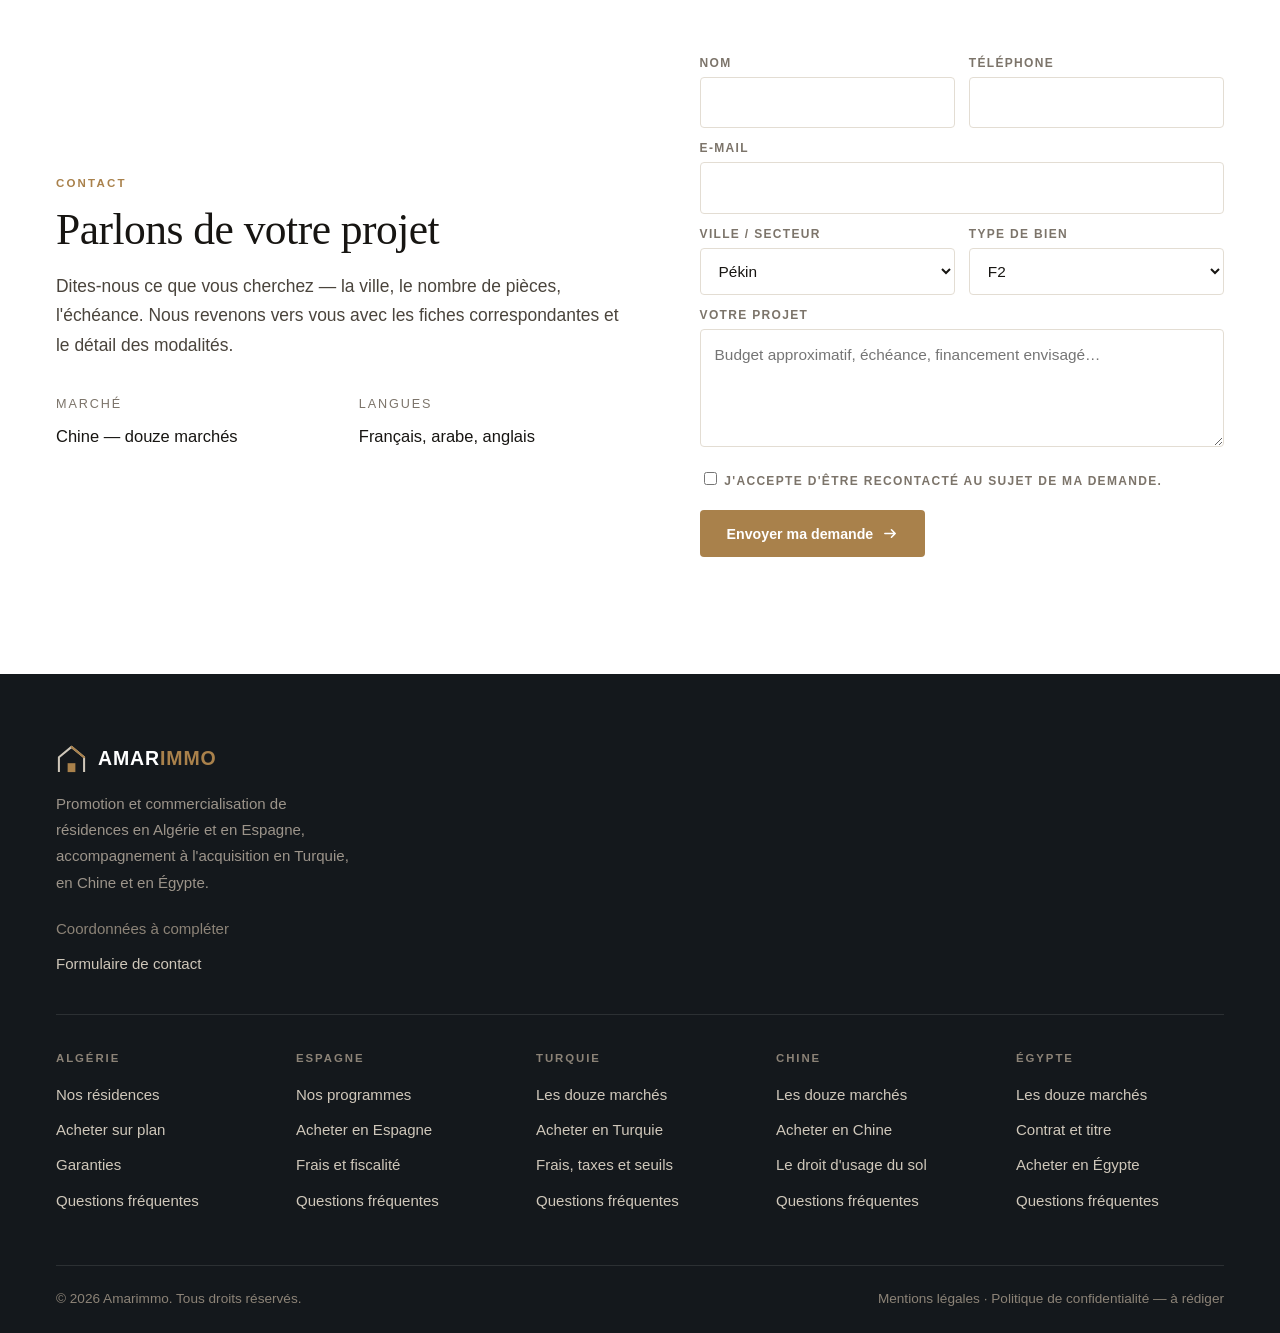
<file: chine.html>
<!doctype html>
<html lang="fr">
<head>
<meta charset="utf-8">
<meta name="viewport" content="width=device-width,initial-scale=1">
<title>Amarimmo Chine — Acheter un logement à Shanghai, Pékin, Shenzhen et neuf autres marchés</title>
<meta name="description" content="Acquisition immobilière en Chine continentale pour acheteurs étrangers : droit d&#x27;usage du sol, conditions d&#x27;éligibilité ville par ville, contrôle des changes à l&#x27;entrée comme à la sortie. Aucun taux ni seuil publié sans date de vérification.">
<meta property="og:title" content="Amarimmo Chine — Acheter un logement à Shanghai, Pékin, Shenzhen et neuf autres marchés">
<meta property="og:description" content="Acquisition immobilière en Chine continentale pour acheteurs étrangers : droit d&#x27;usage du sol, conditions d&#x27;éligibilité ville par ville, contrôle des changes à l&#x27;entrée comme à la sortie. Aucun taux ni seuil publié sans date de vérification.">
<meta property="og:type" content="website">
<link rel="stylesheet" href="assets/site.css?v=5">
</head>
<body>
<div class="demo" id="demo">
  <span><b>Maquette de démonstration.</b> Les visuels sont des illustrations, pas des rendus de projets réels, et les fiches de résidences sont des exemples. Coordonnées et projets à remplacer.</span>
  <button onclick="document.getElementById('demo').remove()">Masquer</button>
</div>
<header class="hdr">
  <div class="wrap">
    <a class="brand" href="chine.html">
      <svg class="mk" viewBox="0 0 32 32" fill="none" aria-hidden="true"><path d="M3 29V13.6L16 3l13 10.6V29" stroke="currentColor" stroke-width="2.1" stroke-linejoin="round"/><path d="M12 29v-9.2h8V29" fill="#A9814B"/><path d="M16 3 29 13.6" stroke="#A9814B" stroke-width="2.1" stroke-linecap="round"/></svg><span class="nm">Amar<em>immo</em></span>
    </a>
    <nav class="nav" id="nav"><a href="#residences">Nos résidences</a><a href="#processus">Le processus</a><a href="#garanties">Garanties</a><a href="#faq">Questions</a><a href="#contact">Contact</a></nav>
    <div class="mkt">
      <a href="index.html">Algérie</a>
      <a href="espagne.html">Espagne</a>
      <a href="turquie.html">Turquie</a>
      <a href="chine.html" aria-current="page">Chine</a>
      <a href="egypte.html">Égypte</a>
    </div>
    <button class="burger" aria-label="Menu" aria-expanded="false" id="burger"><span></span><span></span><span></span></button>
  </div>
</header>

<div class="hero">
  <img src="assets/hero-cn.svg" alt="Illustration de résidences modernes en Chine">
  <div class="wrap">
    <div class="eyebrow">Acquisition — Chine continentale</div>
    <h1>Acheter en Chine, en sachant d'abord ce que l'on achète.</h1>
    <p class="sub">Ce marché ne se lit pas comme les trois autres. Personne n'y achète le sol — pas même un acheteur chinois : on acquiert le bâti et un droit d'usage du sol pour une durée déterminée. Et l'achat par un étranger repose sur un principe d'usage propre, sous conditions fixées ville par ville. Cette page dit ce qui est possible, pour qui, et à quelles conditions.</p>
    <div class="cta">
      <a class="btn btn-p" href="#sol">Ce que l'on achète réellement <svg class="ar" width="15" height="15" viewBox="0 0 16 16" fill="none" aria-hidden="true"><path d="M2 8h11M9 4l4 4-4 4" stroke="currentColor" stroke-width="1.7" stroke-linecap="round" stroke-linejoin="round"/></svg></a>
      <a class="btn btn-g" href="#villes">Les douze marchés</a>
    </div>
  </div>
</div>

<div class="strip">
  <div class="wrap">
    <div><div class="k">Ce qui s'acquiert</div><div class="v">Le bâti + un droit d'usage du sol</div></div>
    <div><div class="k">Titre</div><div class="v">Certificat de propriété immobilière</div></div>
    <div><div class="k">Achat par un étranger</div><div class="v">Usage propre, sous conditions</div></div>
    <div><div class="k">Séjour ou nationalité</div><div class="v">Aucun lien avec l'achat</div></div>
  </div>
</div>

<section id="sol">
  <div class="wrap">
    <div class="head">
      <div class="eyebrow">La différence de fond</div>
      <h2>Deux choses à comprendre avant de regarder un seul bien.</h2>
      <p class="lede" style="margin-top:18px">Elles ne sont pas des réserves de bas de page. Elles décident si l'opération est possible, et ce qu'elle vaut.</p>
    </div>
    <div class="grid g2">
      <div class="fc" style="border-left:4px solid var(--gold)">
        <svg class="ic" viewBox="0 0 24 24" fill="none" stroke="currentColor" stroke-width="1.5" stroke-linecap="round" stroke-linejoin="round" aria-hidden="true"><rect x="3" y="3" width="18" height="18" rx="1"/><path d="M3 10h7V3M14 21v-7h7"/></svg>
        <h3>Le sol appartient à l'État — pour tout le monde</h3>
        <p>Le sol urbain chinois n'est la propriété de personne d'autre que l'État. Un acquéreur, chinois ou étranger, obtient la propriété du bâti et un droit d'usage du sol accordé pour une durée déterminée, la durée résidentielle étant la plus longue des trois catégories.</p>
        <p>Conséquence pratique, souvent ignorée : dans l'ancien, la durée qui <b>reste</b> compte autant que l'état du bien. Deux appartements identiques ne valent pas la même chose si l'un a vingt ans de droit d'usage de moins. Cette durée résiduelle figure au registre et se vérifie avant toute offre.</p>
        <p>À l'échéance, le renouvellement du résidentiel est automatique — le propriétaire ne perd pas son logement. Mais <b>son coût n'est pas fixé</b> : les textes d'application n'ont pas été publiés. Nous l'écrivons tel quel, parce qu'aucun chiffre honnête n'existe.</p>
      </div>
      <div class="fc" style="border-left:4px solid var(--gold)">
        <svg class="ic" viewBox="0 0 24 24" fill="none" stroke="currentColor" stroke-width="1.5" stroke-linecap="round" stroke-linejoin="round" aria-hidden="true"><path d="M12 3v18M7 21h10"/><path d="m5 8 3-4 3 4M13 8l3-4 3 4"/><path d="M2 8h8a4 4 0 0 1-8 0ZM14 8h8a4 4 0 0 1-8 0Z"/></svg>
        <h3>Acheter n'ouvre aucun droit de séjour, ni la nationalité</h3>
        <p>Il n'existe pas en Chine de titre de séjour ni de nationalité par investissement immobilier, à aucun montant. La résidence permanente existe, mais ses critères n'ont rien à voir avec l'achat d'un logement.</p>
        <p>Nous l'écrivons explicitement parce que ce site présente plusieurs marchés côte à côte : ce qui vaut sur une autre page ne vaut pas ici, et un lecteur transpose sans y penser.</p>
        <p>L'achat lui-même est encadré par un principe d'usage propre : un logement pour l'habiter. S'y ajoutent une ancienneté de travail ou d'études en Chine et les conditions propres à chaque municipalité — elles diffèrent d'une ville à l'autre et elles ont déjà été durcies puis assouplies.</p>
      </div>
    </div>
  </div>
</section>

<section class="sand" id="villes">
  <div class="wrap">
    <div class="head">
      <div class="eyebrow">Les marchés</div>
      <h2>Douze villes, et rien d'un marché unique.</h2>
      <p class="lede" style="margin-top:18px">Quatre métropoles de premier rang, sept grandes métropoles régionales et un marché littoral. Ce sont des marchés distincts, avec leurs propres règles locales d'achat : la même question posée à Pékin et à Chengdu n'appelle pas la même réponse.</p>
    </div>
    <div class="grid g3"><div class="box"><h3>Pékin</h3><p class="muted" style="font-size:.8rem;letter-spacing:.1em;text-transform:uppercase;margin-bottom:6px">Municipalité — Nord</p><p>Capitale politique et administrative. Marché parmi les plus encadrés du pays : les conditions locales d&#x27;achat y sont historiquement les plus strictes, pour les acheteurs chinois comme étrangers.</p></div><div class="box"><h3>Shanghai</h3><p class="muted" style="font-size:.8rem;letter-spacing:.1em;text-transform:uppercase;margin-bottom:6px">Municipalité — Delta du Yangtsé</p><p>Première place financière du pays et marché le plus internationalisé. C&#x27;est aussi la ville où la population étrangère résidente est la plus nombreuse, donc celle où le cadre de l&#x27;achat par un étranger est le mieux rodé.</p></div><div class="box"><h3>Shenzhen</h3><p class="muted" style="font-size:.8rem;letter-spacing:.1em;text-transform:uppercase;margin-bottom:6px">Guangdong — Delta de la rivière des Perles</p><p>Pôle technologique adossé à Hong Kong. Marché jeune, cher, et très sensible aux mesures d&#x27;encadrement — les règles locales y bougent plus souvent qu&#x27;ailleurs.</p></div><div class="box"><h3>Canton</h3><p class="muted" style="font-size:.8rem;letter-spacing:.1em;text-transform:uppercase;margin-bottom:6px">Guangdong — Delta de la rivière des Perles</p><p>Grande métropole commerçante du sud, historiquement tournée vers l&#x27;export. Marché plus large et moins tendu que Shenzhen à quelques dizaines de kilomètres de là.</p></div><div class="box"><h3>Chengdu</h3><p class="muted" style="font-size:.8rem;letter-spacing:.1em;text-transform:uppercase;margin-bottom:6px">Sichuan — Ouest</p><p>Métropole de l&#x27;ouest, forte croissance démographique et pôle universitaire. Marché intérieur, très peu exposé à la demande étrangère.</p></div><div class="box"><h3>Hangzhou</h3><p class="muted" style="font-size:.8rem;letter-spacing:.1em;text-transform:uppercase;margin-bottom:6px">Zhejiang — Delta du Yangtsé</p><p>Pôle numérique à une heure de Shanghai. Marché résidentiel urbain adossé à un bassin d&#x27;emploi qualifié.</p></div><div class="box"><h3>Chongqing</h3><p class="muted" style="font-size:.8rem;letter-spacing:.1em;text-transform:uppercase;margin-bottom:6px">Municipalité — Sud-Ouest</p><p>L&#x27;une des plus vastes municipalités du pays, sur le Yangtsé. Marché intérieur, offre abondante, dynamique très différente du littoral.</p></div><div class="box"><h3>Wuhan</h3><p class="muted" style="font-size:.8rem;letter-spacing:.1em;text-transform:uppercase;margin-bottom:6px">Hubei — Centre</p><p>Carrefour ferroviaire et fluvial du centre du pays, très gros pôle universitaire. Marché local à l&#x27;année.</p></div><div class="box"><h3>Xi&#x27;an</h3><p class="muted" style="font-size:.8rem;letter-spacing:.1em;text-transform:uppercase;margin-bottom:6px">Shaanxi — Nord-Ouest</p><p>Capitale historique et pôle industriel du nord-ouest. Marché intérieur, saisonnalité touristique sans effet notable sur le résidentiel.</p></div><div class="box"><h3>Nankin</h3><p class="muted" style="font-size:.8rem;letter-spacing:.1em;text-transform:uppercase;margin-bottom:6px">Jiangsu — Delta du Yangtsé</p><p>Capitale provinciale du Jiangsu, deuxième pôle du delta après Shanghai. Marché urbain à l&#x27;année.</p></div><div class="box"><h3>Tianjin</h3><p class="muted" style="font-size:.8rem;letter-spacing:.1em;text-transform:uppercase;margin-bottom:6px">Municipalité — Nord</p><p>Port du nord, relié à Pékin par ligne à grande vitesse. Marché souvent lu comme un report de la demande pékinoise, ce qui est une simplification.</p></div><div class="box"><h3>Sanya</h3><p class="muted" style="font-size:.8rem;letter-spacing:.1em;text-transform:uppercase;margin-bottom:6px">Hainan — Littoral tropical</p><p>Station balnéaire de l&#x27;île de Hainan, seul marché franchement saisonnier de cette liste. Hainan relève d&#x27;un régime de port de libre-échange dont les règles propres évoluent, y compris en matière d&#x27;achat.</p></div></div>
    <p class="note">Tu as écrit « Add China » sans liste de villes — contrairement à la Turquie, où les douze venaient de ton document. Cette sélection est donc la mienne, et je le dis plutôt que de la présenter comme un choix évident. Envoie ta liste et je remplace, dans ton ordre.</p>
  </div>
</section>

<section id="residences">
  <div class="wrap">
    <div class="head">
      <div class="eyebrow">Nos programmes</div>
      <h2>De l'urbain à l'année, neuf et ancien.</h2>
      <p class="lede" style="margin-top:18px">Pas de logique balnéaire ici, à l'exception de Hainan : ce sont des marchés résidentiels de métropole, occupés à l'année. Les présenter comme une côte espagnole serait faux sur toute la ligne.</p>
    </div>
    <div class="grid g4"><article class="pc">
  <div class="im"><img src="assets/cn-shanghai.svg" alt="Illustration — Résidence Huangpu" loading="lazy"><span class="tag demo-tag">Exemple de fiche</span></div>
  <div class="bd">
    <span class="loc">Shanghai — rive ouest</span>
    <h3>Résidence Huangpu</h3>
    <ul><li>2 et 3 chambres</li><li>Immeuble récent</li><li>Métro à pied</li></ul>
    <div class="ft"><span>En commercialisation</span><a href="#contact">Demander la fiche <svg class="ar" width="15" height="15" viewBox="0 0 16 16" fill="none" aria-hidden="true"><path d="M2 8h11M9 4l4 4-4 4" stroke="currentColor" stroke-width="1.7" stroke-linecap="round" stroke-linejoin="round"/></svg></a></div>
  </div>
</article><article class="pc">
  <div class="im"><img src="assets/cn-pekin.svg" alt="Illustration — Résidence Chaoyang" loading="lazy"><span class="tag demo-tag">Exemple de fiche</span></div>
  <div class="bd">
    <span class="loc">Pékin — Chaoyang</span>
    <h3>Résidence Chaoyang</h3>
    <ul><li>2 et 3 chambres</li><li>Résidence fermée</li><li>Écoles</li></ul>
    <div class="ft"><span>Ancien rénové</span><a href="#contact">Demander la fiche <svg class="ar" width="15" height="15" viewBox="0 0 16 16" fill="none" aria-hidden="true"><path d="M2 8h11M9 4l4 4-4 4" stroke="currentColor" stroke-width="1.7" stroke-linecap="round" stroke-linejoin="round"/></svg></a></div>
  </div>
</article><article class="pc">
  <div class="im"><img src="assets/cn-shenzhen.svg" alt="Illustration — Résidence Nanshan" loading="lazy"><span class="tag demo-tag">Exemple de fiche</span></div>
  <div class="bd">
    <span class="loc">Shenzhen — Nanshan</span>
    <h3>Résidence Nanshan</h3>
    <ul><li>1 et 2 chambres</li><li>Tour résidentielle</li><li>Proche pôle tech</li></ul>
    <div class="ft"><span>Sur plan</span><a href="#contact">Demander la fiche <svg class="ar" width="15" height="15" viewBox="0 0 16 16" fill="none" aria-hidden="true"><path d="M2 8h11M9 4l4 4-4 4" stroke="currentColor" stroke-width="1.7" stroke-linecap="round" stroke-linejoin="round"/></svg></a></div>
  </div>
</article><article class="pc">
  <div class="im"><img src="assets/cn-chengdu.svg" alt="Illustration — Résidence Jinjiang" loading="lazy"><span class="tag demo-tag">Exemple de fiche</span></div>
  <div class="bd">
    <span class="loc">Chengdu — Jinjiang</span>
    <h3>Résidence Jinjiang</h3>
    <ul><li>2 et 3 chambres</li><li>Parc au pied</li><li>Marché à l'année</li></ul>
    <div class="ft"><span>En commercialisation</span><a href="#contact">Demander la fiche <svg class="ar" width="15" height="15" viewBox="0 0 16 16" fill="none" aria-hidden="true"><path d="M2 8h11M9 4l4 4-4 4" stroke="currentColor" stroke-width="1.7" stroke-linecap="round" stroke-linejoin="round"/></svg></a></div>
  </div>
</article></div>
    <p class="note">Fiches d'exemple. Tes programmes réels, avec photos, plans et prix, viendront les remplacer.</p>
  </div>
</section>

<section class="sand" id="processus">
  <div class="wrap">
    <div class="head">
      <div class="eyebrow">Le processus</div>
      <h2>Acheter en Chine quand on n'y réside pas.</h2>
      <p class="lede" style="margin-top:18px">La première étape n'est pas une formalité : c'est une condition. Si l'éligibilité n'est pas acquise dans la ville visée, il n'y a pas d'opération, et les sept étapes suivantes n'ont pas lieu d'être. La quatrième, elle, se fait des années avant de servir.</p>
    </div>
    <ol class="steps"><li><h3>Vérifier l'éligibilité — avant toute autre chose</h3><p>L'achat par un étranger repose sur un principe d'usage propre : on achète un logement pour l'habiter, pas un portefeuille. Des conditions s'y ajoutent — durée de travail ou d'études préalable en Chine, nombre de logements, conditions posées par la municipalité concernée. Elles diffèrent d'une ville à l'autre et elles ont été modifiées plusieurs fois. Cette vérification se fait auprès de l'autorité du logement de la ville visée, et elle se fait en premier : c'est un oui ou un non, pas une négociation.</p></li><li><h3>Comprendre ce qui s'achète : le droit d'usage du sol, pas le sol</h3><p>Le sol urbain appartient à l'État. Un acquéreur, chinois ou étranger, obtient la propriété du bâti et un droit d'usage du sol accordé pour une durée déterminée — la durée résidentielle usuelle est la plus longue des trois catégories, devant le commercial et l'industriel. Le titre unique délivré depuis la réforme de l'enregistrement immobilier porte les deux.</p></li><li><h3>Ouvrir un compte bancaire chinois et préparer l'entrée des fonds</h3><p>Les paiements se font depuis un compte chinois. L'entrée de fonds étrangers suit une procédure documentée auprès de l'administration des changes, via la banque. C'est une démarche de dossier, pas un virement : elle se prépare avant la réservation.</p></li><li><h3>Préparer dès maintenant la sortie des fonds à la revente</h3><p>C'est le point que les acheteurs étrangers découvrent trop tard. Rapatrier le produit d'une vente suppose de pouvoir prouver l'origine des fonds entrés, la régularité de l'acquisition et le paiement des impôts dus. Les justificatifs de l'ACHAT sont ce qui rendra la SORTIE possible des années plus tard. On les constitue et on les conserve maintenant.</p></li><li><h3>Vérifier le titre et ce qui est inscrit dessus</h3><p>Consultation du registre immobilier : titulaire réel, durée résiduelle du droit d'usage du sol, hypothèques, saisies, litiges. La durée résiduelle est propre à ce marché — deux biens identiques n'ont pas la même valeur si l'un a vingt ans de droit d'usage de moins que l'autre.</p></li><li><h3>Dans le neuf : permis de prévente et compte de supervision</h3><p>Un promoteur ne peut commercialiser sur plan qu'avec un permis de prévente, et les fonds des acquéreurs transitent par un compte de supervision destiné à les affecter au chantier. Après les difficultés de plusieurs promoteurs, c'est la vérification la plus importante du neuf : on demande le permis et on vérifie que le compte de supervision est bien celui utilisé.</p></li><li><h3>Contrat, enregistrement, délivrance du titre</h3><p>Le contrat de vente est enregistré auprès de l'autorité du logement, puis le transfert est inscrit au registre immobilier et le certificat est délivré au nom de l'acquéreur. Tant que cette inscription n'est pas faite, la propriété n'est pas transférée, quels que soient les documents signés et les sommes versées.</p></li><li><h3>Après l'acquisition</h3><p>Charges de copropriété, fonds de maintenance des parties communes, abonnements, et les obligations déclaratives d'un non-résident. Ces montants s'établissent ville par ville et se chiffrent avant l'achat.</p></li></ol>
  </div>
</section>

<section id="devises">
  <div class="wrap">
    <div class="split" style="align-items:center">
      <div>
        <div class="eyebrow">Le point que l'on découvre trop tard</div>
        <h2>Entrer l'argent est une démarche. Le faire ressortir est un dossier.</h2>
        <p class="lede" style="margin-top:18px">Rapatrier le produit d'une vente suppose de démontrer l'origine des fonds entrés, la régularité de l'acquisition et le paiement des impôts dus. Ces preuves ne se fabriquent pas au moment de vendre : ce sont les justificatifs constitués à <b>l'achat</b> qui rendront la <b>sortie</b> possible dix ans plus tard.</p>
        <p class="lede" style="margin-top:14px">C'est le conseil le plus utile de cette page, et c'est pour ça qu'il est écrit ici en grand plutôt que rangé dans la FAQ. Un dossier d'entrée bâclé se paie à la revente, quand il est trop tard pour le reconstituer.</p>
      </div>
      <div>
        <div class="fc" style="margin-bottom:18px">
          <svg class="ic" viewBox="0 0 24 24" fill="none" stroke="currentColor" stroke-width="1.5" stroke-linecap="round" stroke-linejoin="round" aria-hidden="true"><path d="M14 3H7a2 2 0 0 0-2 2v14a2 2 0 0 0 2 2h10a2 2 0 0 0 2-2V8Z"/><path d="M14 3v5h5"/><path d="M9 13h6M9 17h4"/></svg>
          <h3>Ce qui se conserve dès le premier virement</h3>
          <p>Justificatifs bancaires d'entrée des fonds et leur enregistrement, contrat enregistré auprès de l'autorité du logement, certificat de propriété, et l'ensemble des quittances d'impôts et de taxes liées à l'acquisition.</p>
        </div>
        <div class="fc">
          <svg class="ic" viewBox="0 0 24 24" fill="none" stroke="currentColor" stroke-width="1.5" stroke-linecap="round" stroke-linejoin="round" aria-hidden="true"><path d="M12 3 20 6v6c0 4.6-3.3 7.9-8 9-4.7-1.1-8-4.4-8-9V6Z"/><path d="m9 12 2 2 4-4"/></svg>
          <h3>Le quota de conversion</h3>
          <p>La conversion de devises par personne physique est plafonnée par année civile. Ce montant est publié par l'administration des changes ; il n'est pas écrit ici tant qu'il n'a pas été vérifié à une date précise.</p>
        </div>
      </div>
    </div>
  </div>
</section>

<section class="sand" id="couts">
  <div class="wrap">
    <div class="head">
      <div class="eyebrow">Frais, taxes et conditions</div>
      <h2>Les montants ne sont pas écrits ici, et c'est volontaire.</h2>
      <p class="lede" style="margin-top:18px">Ce tableau nomme chaque poste et l'autorité qui en publie la valeur. Deux mentions différentes y figurent, et elles ne veulent pas dire la même chose.</p>
    </div>
    <div class="split" style="align-items:start">
      <div class="tbl-wrap"><table class="tbl">
        <tr><th>Poste</th><th>Valeur</th><th>Ce que c'est, et qui la publie</th></tr>
        <tr><td>Droit de mutation à l&#x27;acquisition</td><td><span class="tbd">à vérifier</span></td><td>taux selon la surface et le rang d&#x27;acquisition<br><span class="muted">Source : Administration fiscale de l&#x27;État</span></td></tr><tr><td>TVA en cas de revente avant la durée de détention déclenchante</td><td><span class="tbd">à vérifier</span></td><td>taux, et durée de détention qui l&#x27;exonère<br><span class="muted">Source : Administration fiscale de l&#x27;État</span></td></tr><tr><td>Impôt sur le revenu à la revente</td><td><span class="tbd">à vérifier</span></td><td>assiette et taux applicables à un non-résident<br><span class="muted">Source : Administration fiscale de l&#x27;État</span></td></tr><tr><td>Fonds de maintenance des parties communes</td><td><span class="tbd">à vérifier</span></td><td>pourcentage du prix, fixé localement<br><span class="muted">Source : Autorité du logement de la municipalité</span></td></tr><tr><td>Ancienneté de travail ou d&#x27;études exigée d&#x27;un acheteur étranger</td><td><span class="tbd">à vérifier</span></td><td>durée requise avant l&#x27;achat, variable selon la ville<br><span class="muted">Source : Règles nationales et autorité du logement de chaque ville</span></td></tr><tr><td>Conditions locales d&#x27;achat</td><td><span class="tbd">à vérifier</span></td><td>nombre de logements autorisés et conditions de résidence<br><span class="muted">Source : Autorité du logement de chaque ville</span></td></tr><tr><td>Quota annuel de conversion de devises par personne</td><td><span class="tbd">à vérifier</span></td><td>montant convertible par année civile<br><span class="muted">Source : Administration d&#x27;État des changes</span></td></tr><tr><td>Durée du droit d&#x27;usage du sol — résidentiel</td><td><span class="tbd">à vérifier</span></td><td>durée maximale d&#x27;octroi, fixée par la loi<br><span class="muted">Source : Code civil et règlement d&#x27;octroi des droits d&#x27;usage du sol</span></td></tr><tr><td>Coût du renouvellement à l&#x27;échéance du droit d&#x27;usage</td><td><span class="tbd tbd-x">non fixé</span></td><td>le renouvellement du résidentiel est automatique ; son coût, sa réduction ou son exonération relèvent de textes d&#x27;application qui ne sont pas parus<br><span class="muted">Source : Code civil — textes d&#x27;application attendus</span></td></tr><tr><td>Taxe foncière annuelle sur le résidentiel</td><td><span class="tbd tbd-x">non fixé</span></td><td>annoncée et expérimentée localement, non généralisée à ce jour ; un investisseur qui garde le bien longtemps doit suivre ce point<br><span class="muted">Source : Législateur national — réforme en cours</span></td></tr>
      </table></div>
      <div>
        <div class="fc" style="margin-bottom:18px">
          <svg class="ic" viewBox="0 0 24 24" fill="none" stroke="currentColor" stroke-width="1.5" stroke-linecap="round" stroke-linejoin="round" aria-hidden="true"><path d="M12 3 20 6v6c0 4.6-3.3 7.9-8 9-4.7-1.1-8-4.4-8-9V6Z"/><path d="m9 12 2 2 4-4"/></svg>
          <h3>« À vérifier » et « non fixé » ne sont pas la même absence</h3>
          <p><span class="tbd">à vérifier</span> — la valeur existe, l'autorité qui la publie est nommée en face, et personne ne l'a encore vérifiée à une date précise.</p>
          <p><span class="tbd tbd-x">non fixé</span> — la valeur <b>n'existe pas</b> à ce jour. Écrire « à vérifier » là-dessus laisserait croire qu'il suffit de chercher. C'est le cas du coût de renouvellement du droit d'usage du sol : le renouvellement est prévu, son prix ne l'est pas.</p>
        </div>
        <div class="fc">
          <svg class="ic" viewBox="0 0 24 24" fill="none" stroke="currentColor" stroke-width="1.5" stroke-linecap="round" stroke-linejoin="round" aria-hidden="true"><path d="M4 20V10M10 20V4M16 20v-7M22 20H2"/></svg>
          <h3>Un point à suivre dans le temps</h3>
          <p>Une taxe foncière annuelle sur le résidentiel est annoncée et expérimentée localement depuis des années, sans généralisation à ce jour. Elle ne change rien à un achat aujourd'hui ; elle change tout au calcul de quelqu'un qui garde le bien vingt ans.</p>
        </div>
      </div>
    </div>
    <p class="note">Vérifié le <span class="tbd">à renseigner</span> — tant que cette date est vide, aucun montant n'est publié sur cette page.</p>
  </div>
</section>

<section class="dark" id="garanties">
  <div class="wrap">
    <div class="head"><div class="eyebrow">Notre méthode</div><h2>Les vérifications qui évitent les mauvaises surprises.</h2></div>
    <div class="grid g3">
      <div class="box"><h3>Éligibilité confirmée par écrit, ville par ville</h3><p>Avant de visiter quoi que ce soit. Les conditions posées à un acheteur étranger ne sont pas les mêmes à Pékin, à Shanghai et à Chengdu, et elles ont déjà changé.</p></div>
      <div class="box"><h3>Durée résiduelle du droit d'usage lue au registre</h3><p>Dans l'ancien, c'est un élément de valeur au même titre que la surface. Elle ne se devine pas depuis l'annonce.</p></div>
      <div class="box"><h3>Permis de prévente exigé dans le neuf</h3><p>Un promoteur ne peut commercialiser sur plan sans lui. On le demande, on le lit, et on vérifie que le compte de supervision des fonds est bien celui qui reçoit les versements.</p></div>
      <div class="box"><h3>Charges inscrites vérifiées</h3><p>Titulaire réel, hypothèques, saisies, litiges en cours. Même exigence qu'en Espagne et en Turquie, sur un registre différent.</p></div>
      <div class="box"><h3>Dossier de change constitué dès l'entrée des fonds</h3><p>Parce que c'est lui qui autorisera la sortie du produit de la vente, des années plus tard.</p></div>
      <div class="box"><h3>Contrat lu en chinois</h3><p>C'est la version chinoise qui fait foi. Une traduction sert à comprendre, pas à se défendre : toute clause qui compte est vérifiée sur l'original, par quelqu'un qui le lit.</p></div>
    </div>
  </div>
</section>

<section class="sand" id="faq">
  <div class="wrap">
    <div class="head"><div class="eyebrow">Questions fréquentes</div><h2>Chine — les questions qui reviennent.</h2></div>
    <div class="faq"><details><summary>Un étranger peut-il acheter un logement en Chine ?</summary><div class="a"><p>Oui, mais pas librement, et pas partout dans les mêmes conditions. Le cadre repose sur l'usage propre : on achète un logement pour l'habiter. À cela s'ajoutent des conditions nationales — une ancienneté de travail ou d'études en Chine — et les conditions propres à chaque municipalité, qui limitent aussi le nombre de logements.</p><p>Ces conditions ont été durcies puis assouplies à plusieurs reprises, et elles ne sont pas les mêmes à Pékin et à Chengdu. C'est la première chose à vérifier, avant même de regarder un bien : ce n'est pas une formalité qui se règle plus tard.</p></div></details><details><summary>Achète-t-on vraiment le terrain ?</summary><div class="a"><p><b>Non — et personne ne l'achète, y compris les acheteurs chinois.</b> Le sol urbain appartient à l'État. Ce qui s'acquiert, c'est la propriété du bâti et un droit d'usage du sol accordé pour une durée déterminée.</p><p>Conséquence concrète, et elle est mal comprise : dans l'ancien, la durée qui RESTE compte autant que l'état du bien. Deux appartements identiques n'ont pas la même valeur si l'un a vingt ans de droit d'usage de moins que l'autre. Cette durée résiduelle figure au registre immobilier et se vérifie avant de faire une offre.</p></div></details><details><summary>Que se passe-t-il à l'expiration du droit d'usage ?</summary><div class="a"><p>Pour le résidentiel, le Code civil prévoit un renouvellement automatique à l'échéance : le propriétaire ne perd pas son logement.</p><p>En revanche, <b>le coût de ce renouvellement n'est pas fixé.</b> Le texte renvoie à des règles d'application qui, à ce jour, n'ont pas été publiées. Nous l'écrivons tel quel, parce que c'est une question ouverte et non un détail : personne aujourd'hui ne peut dire honnêtement ce que coûtera le renouvellement, et un site qui avance un chiffre là-dessus invente.</p></div></details><details><summary>Acheter un bien donne-t-il un droit de séjour ou la nationalité ?</summary><div class="a"><p><b>Non. Aucun des deux, à aucun montant.</b> Il n'existe pas en Chine de programme de titre de séjour ou de nationalité par investissement immobilier. La résidence permanente existe mais répond à des critères qui n'ont rien à voir avec l'achat d'un logement, et la naturalisation est exceptionnelle.</p><p>Nous l'écrivons explicitement parce que ce site présente plusieurs marchés côte à côte, et que ce qui vaut sur une autre page ne vaut pas ici.</p></div></details><details><summary>Pourra-t-on faire ressortir l'argent après la revente ?</summary><div class="a"><p>C'est la vraie question de ce marché, et elle se prépare à l'achat.</p><p>Le rapatriement du produit d'une vente passe par une procédure documentée auprès de l'administration des changes, via la banque. Il faut pouvoir démontrer l'origine des fonds qui sont entrés, la régularité de l'acquisition et le paiement des impôts dus. Autrement dit, ce sont les justificatifs constitués au moment de l'ACHAT qui rendront la SORTIE possible dix ans plus tard. Un dossier d'entrée bâclé se paie à la revente, quand il est trop tard pour le reconstituer.</p></div></details><details><summary>Peut-on acheter pour louer ?</summary><div class="a"><p>Il faut être prudent avec cette question. L'autorisation d'acheter accordée à un étranger repose sur l'usage propre du logement. Une acquisition présentée d'emblée comme un placement locatif n'est donc pas la même opération, et les règles applicables à la mise en location varient d'une ville à l'autre.</p><p>Nous ne répondons pas oui ou non ici à la place de l'autorité compétente. La réponse se demande pour la ville visée, avant l'achat, et par écrit.</p></div></details><details><summary>Hong Kong, Macao et Taïwan, c'est pareil ?</summary><div class="a"><p>Non. Ce sont des systèmes juridiques distincts, avec leur propre droit de la propriété, leur propre fiscalité et leurs propres règles pour les acheteurs non résidents. Rien de ce qui est écrit sur cette page ne s'y applique.</p><p>Hong Kong en particulier est un marché à part entière, avec sa fiscalité de transaction propre — laquelle a été modifiée récemment. Il mérite sa page, pas un paragraphe.</p></div></details><details><summary>Faut-il se déplacer pour signer ?</summary><div class="a"><p>Une procuration est possible, mais son formalisme est strict et c'est là que les dossiers traînent. Depuis l'entrée en vigueur de la convention Apostille pour la Chine, le 7 novembre 2023, un document public émis dans un autre État partie s'authentifie par apostille au lieu de la légalisation consulaire — nettement plus rapide. Cela ne dispense ni de la traduction en chinois ni des exigences propres à l'autorité qui reçoit le document.</p></div></details><details><summary>Dans quelle langue le contrat fait-il foi ?</summary><div class="a"><p>En chinois. Une traduction française ou anglaise sert à comprendre ; ce n'est pas elle qui sera lue en cas de litige. Toute clause qui compte doit donc être vérifiée sur la version chinoise, par quelqu'un qui la lit — et non sur la traduction de courtoisie fournie avec.</p></div></details></div>
    <p class="note">Cette page couvre la Chine continentale. Hong Kong, Macao et Taïwan sont des systèmes juridiques distincts : droit de la propriété, fiscalité et règles pour les non-résidents y sont différents, et rien de ce qui précède ne s'y applique.</p>
  </div>
</section>

<section id="contact">
  <div class="wrap">
    <div class="split">
      <div>
        <div class="eyebrow">Contact</div>
        <h2>Parlons de votre projet</h2>
        <p class="lede" style="margin-top:18px">Dites-nous ce que vous cherchez — la ville, le nombre de pièces, l'échéance. Nous revenons vers vous avec les fiches correspondantes et le détail des modalités.</p>
        <div class="grid g2" style="margin-top:34px">
          <div><h4 style="font-family:var(--sans);font-size:.79rem;letter-spacing:.15em;text-transform:uppercase;color:var(--ink-3);margin-bottom:8px">Marché</h4><p>Chine — douze marchés</p></div>
          <div><h4 style="font-family:var(--sans);font-size:.79rem;letter-spacing:.15em;text-transform:uppercase;color:var(--ink-3);margin-bottom:8px">Langues</h4><p>Français, arabe, anglais</p></div>
        </div>
      </div>
      <form class="form" data-demo>
        <div><label for="n">Nom</label><input id="n" name="nom" required></div>
        <div><label for="p">Téléphone</label><input id="p" name="tel" type="tel" required></div>
        <div class="full"><label for="e">E-mail</label><input id="e" name="email" type="email" required></div>
        <div><label for="v">Ville / secteur</label><select id="v" name="ville"><option>Pékin</option><option>Shanghai</option><option>Shenzhen</option><option>Canton</option><option>Chengdu</option><option>Hangzhou</option><option>Chongqing</option><option>Wuhan</option><option>Xi'an</option><option>Nankin</option><option>Tianjin</option><option>Sanya</option><option>Autre ville</option></select></div>
        <div><label for="t">Type de bien</label><select id="t" name="type"><option>F2</option><option>F3</option><option>F4</option><option>F5 et +</option><option>Duplex / penthouse</option><option>Villa</option><option>Local commercial</option></select></div>
        <div class="full"><label for="m">Votre projet</label><textarea id="m" name="message" placeholder="Budget approximatif, échéance, financement envisagé…"></textarea></div>
        <label class="consent full"><input type="checkbox" required> J'accepte d'être recontacté au sujet de ma demande.</label>
        <div class="full"><button class="btn btn-p" type="submit">Envoyer ma demande <svg class="ar" width="15" height="15" viewBox="0 0 16 16" fill="none" aria-hidden="true"><path d="M2 8h11M9 4l4 4-4 4" stroke="currentColor" stroke-width="1.7" stroke-linecap="round" stroke-linejoin="round"/></svg></button></div>
        <p class="formnote full" data-note></p>
      </form>
    </div>
  </div>
</section>

<footer class="ft-main">
  <div class="wrap">
    <div class="cols">
      <div class="ft-brand">
        <div class="brand"><svg class="mk" viewBox="0 0 32 32" fill="none" aria-hidden="true"><path d="M3 29V13.6L16 3l13 10.6V29" stroke="currentColor" stroke-width="2.1" stroke-linejoin="round"/><path d="M12 29v-9.2h8V29" fill="#A9814B"/><path d="M16 3 29 13.6" stroke="#A9814B" stroke-width="2.1" stroke-linecap="round"/></svg><span class="nm" style="color:#fff">Amar<em style="color:#A9814B;font-style:normal">immo</em></span></div>
        <p class="bl">Promotion et commercialisation de résidences en Algérie et en Espagne, accompagnement à l'acquisition en Turquie, en Chine et en Égypte.</p>
        <ul style="margin-top:20px">
          <li class="muted" style="color:#8C8377">Coordonnées à compléter</li>
          <li><a href="#contact">Formulaire de contact</a></li>
        </ul>
      </div>
      <div class="ft-links">
      <div>
        <h4>Algérie</h4>
        <ul>
          <li><a href="index.html#residences">Nos résidences</a></li>
          <li><a href="index.html#processus">Acheter sur plan</a></li>
          <li><a href="index.html#garanties">Garanties</a></li>
          <li><a href="index.html#faq">Questions fréquentes</a></li>
        </ul>
      </div>
      <div>
        <h4>Espagne</h4>
        <ul>
          <li><a href="espagne.html#residences">Nos programmes</a></li>
          <li><a href="espagne.html#processus">Acheter en Espagne</a></li>
          <li><a href="espagne.html#couts">Frais et fiscalité</a></li>
          <li><a href="espagne.html#faq">Questions fréquentes</a></li>
        </ul>
      </div>
      <div>
        <h4>Turquie</h4>
        <ul>
          <li><a href="turquie.html#villes">Les douze marchés</a></li>
          <li><a href="turquie.html#processus">Acheter en Turquie</a></li>
          <li><a href="turquie.html#couts">Frais, taxes et seuils</a></li>
          <li><a href="turquie.html#faq">Questions fréquentes</a></li>
        </ul>
      </div>
      <div>
        <h4>Chine</h4>
        <ul>
          <li><a href="chine.html#villes">Les douze marchés</a></li>
          <li><a href="chine.html#processus">Acheter en Chine</a></li>
          <li><a href="chine.html#sol">Le droit d'usage du sol</a></li>
          <li><a href="chine.html#faq">Questions fréquentes</a></li>
        </ul>
      </div>
      <div>
        <h4>Égypte</h4>
        <ul>
          <li><a href="egypte.html#villes">Les douze marchés</a></li>
          <li><a href="egypte.html#titre">Contrat et titre</a></li>
          <li><a href="egypte.html#processus">Acheter en Égypte</a></li>
          <li><a href="egypte.html#faq">Questions fréquentes</a></li>
        </ul>
      </div>
      </div>
    </div>
  </div>
  <div class="wrap">
    <div class="ft-bot">
      <span>© 2026 Amarimmo. Tous droits réservés.</span>
      <span>Mentions légales · Politique de confidentialité — à rédiger</span>
    </div>
  </div>
</footer>
<script>
(function(){
  var b=document.getElementById('burger'), n=document.getElementById('nav');
  if(b&&n) b.addEventListener('click',function(){
    var open=n.classList.toggle('open');
    b.setAttribute('aria-expanded', open?'true':'false');
  });
  // the form is a front-end demo: there is no endpoint yet, so intercept rather than
  // let a submit reload the page and look broken
  document.querySelectorAll('form[data-demo]').forEach(function(f){
    f.addEventListener('submit',function(e){
      e.preventDefault();
      var n=f.querySelector('[data-note]');
      if(n) n.textContent="Formulaire de démonstration — non connecté. Indiquez l'adresse de réception et je le branche.";
    });
  });
})();
</script>
</body>
</html>
</file>
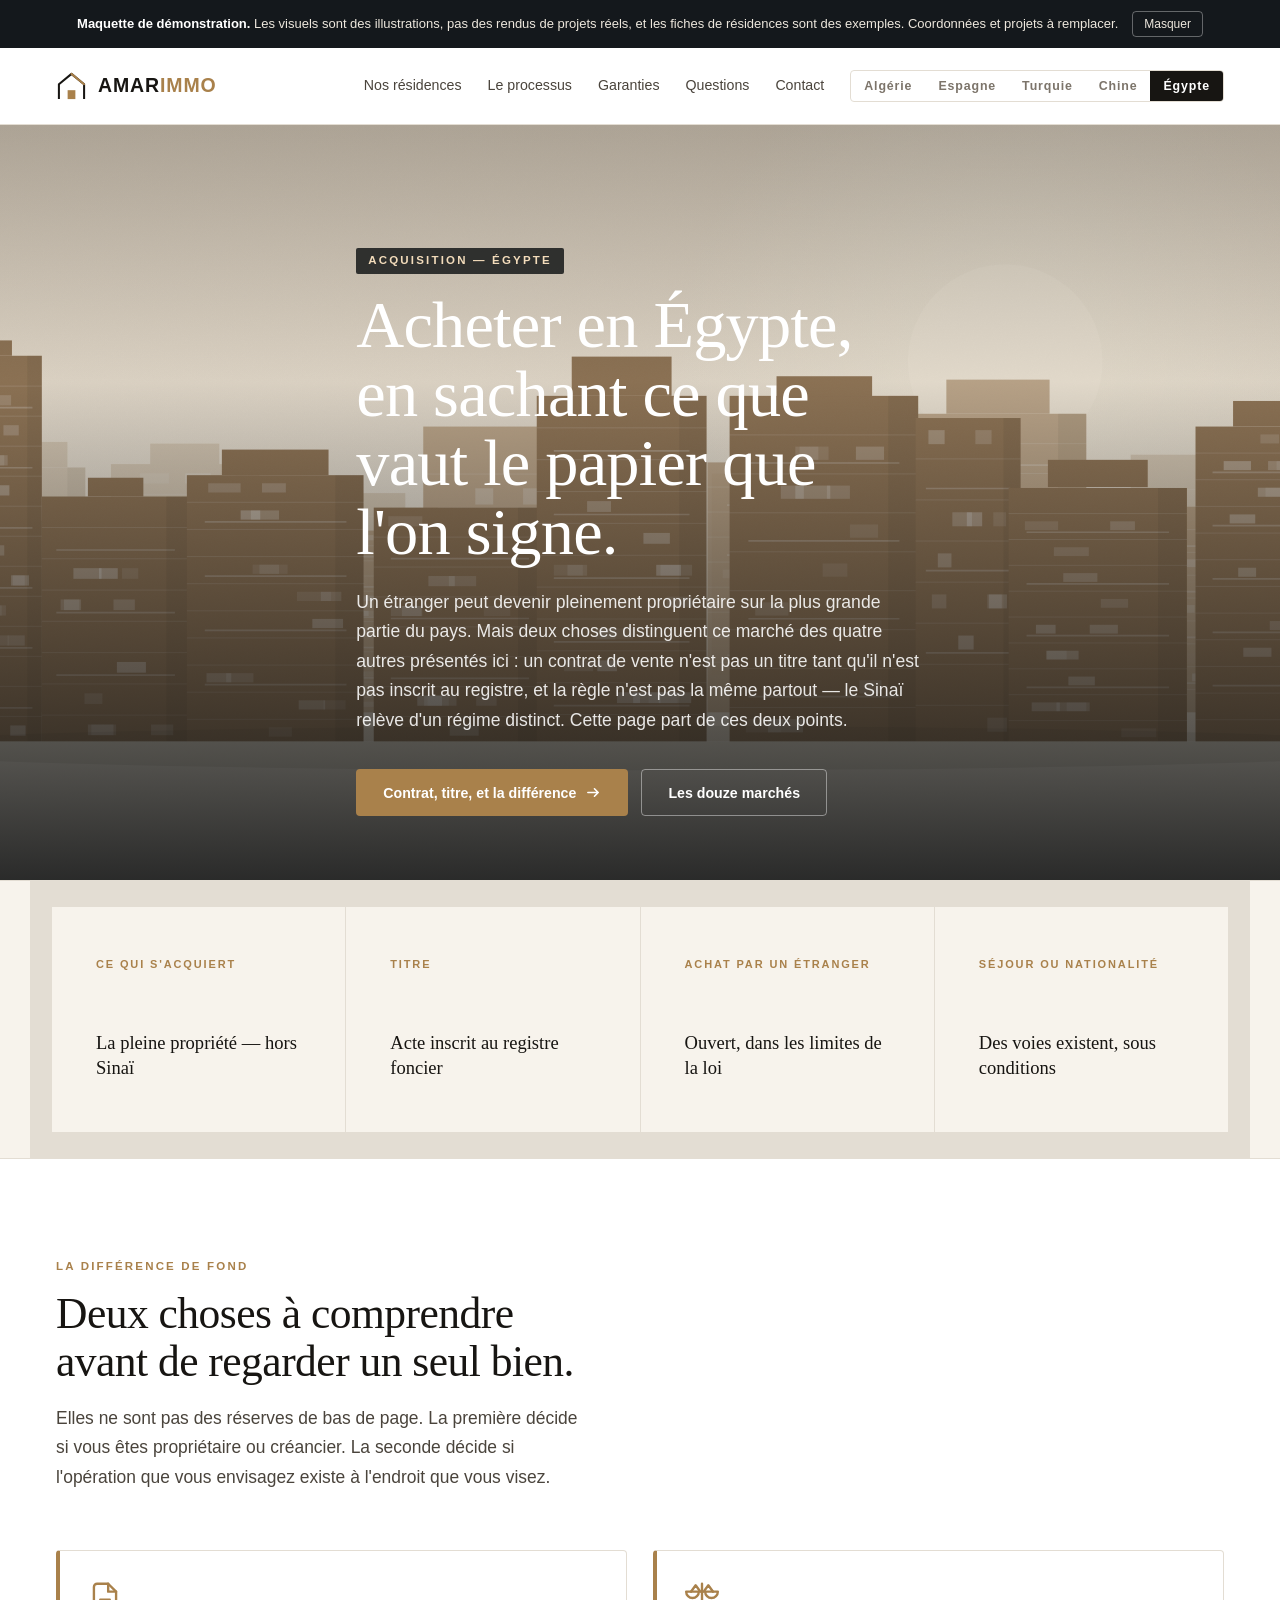
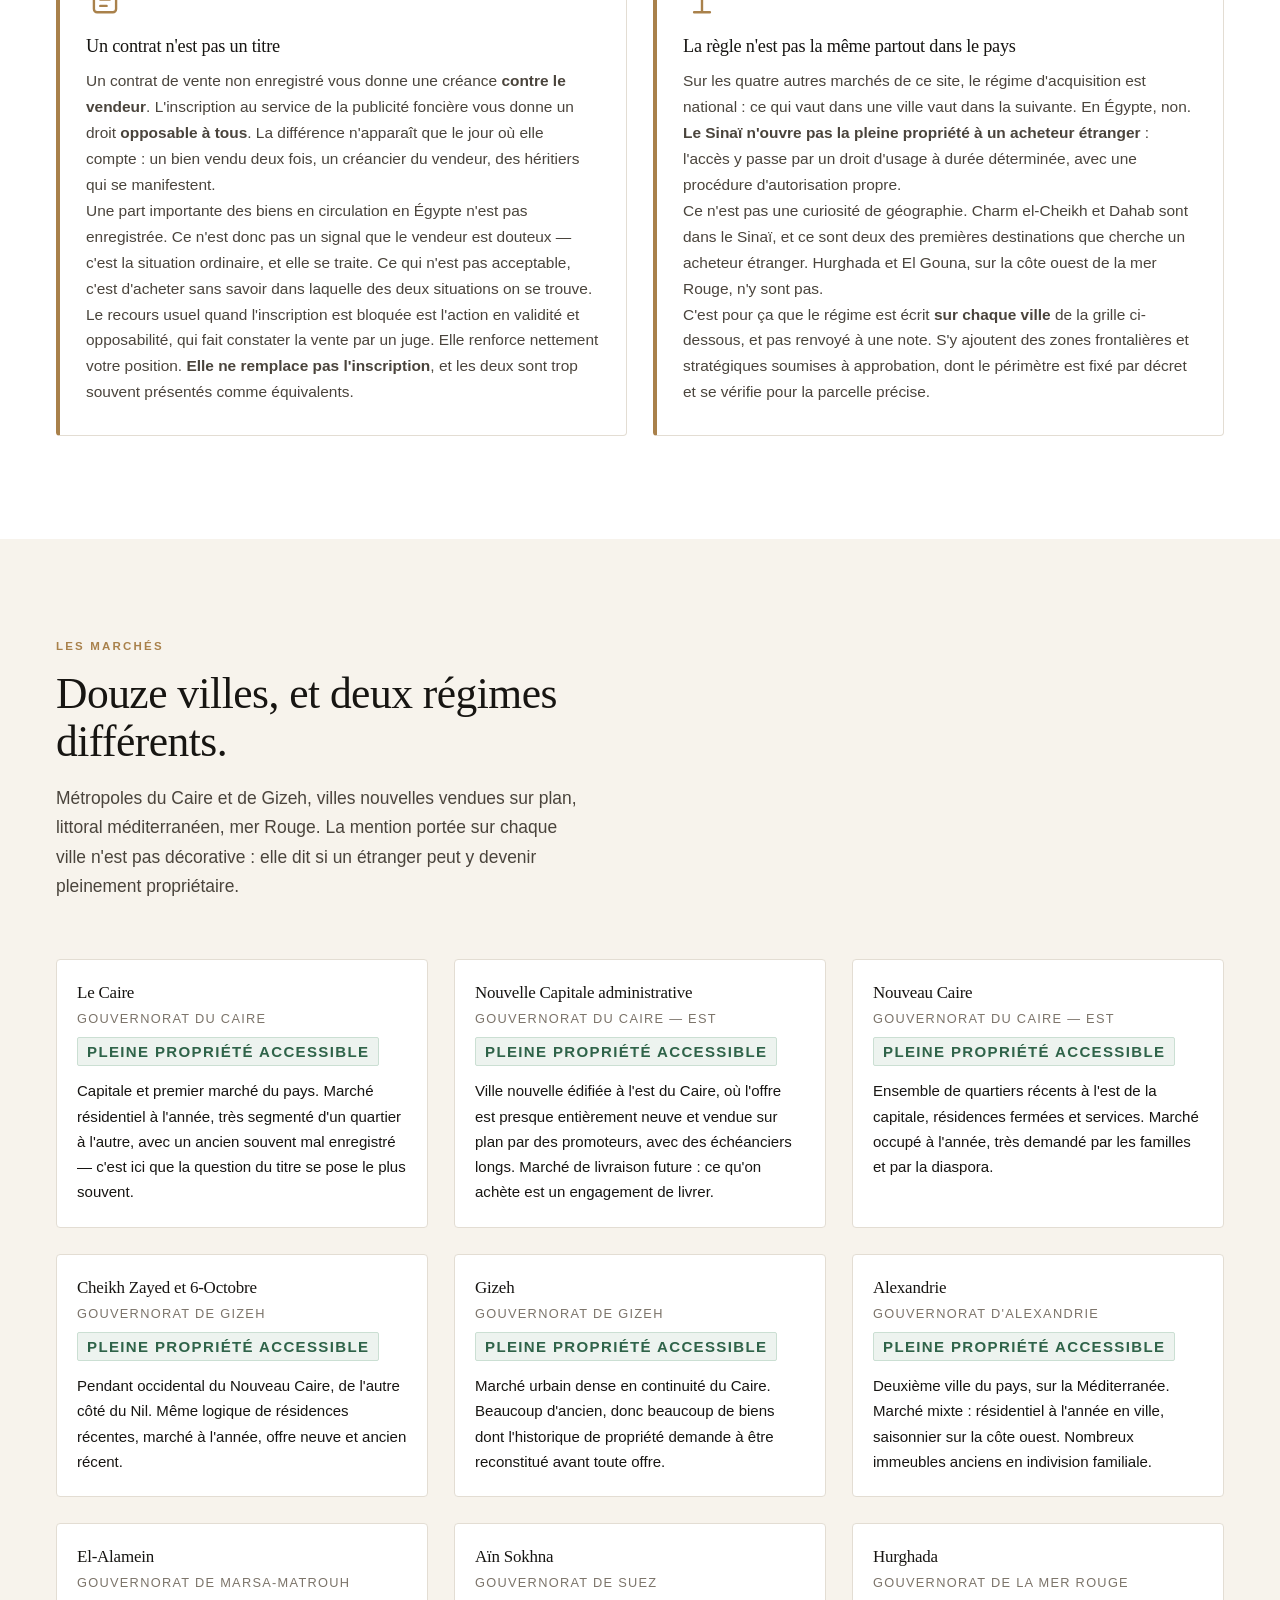
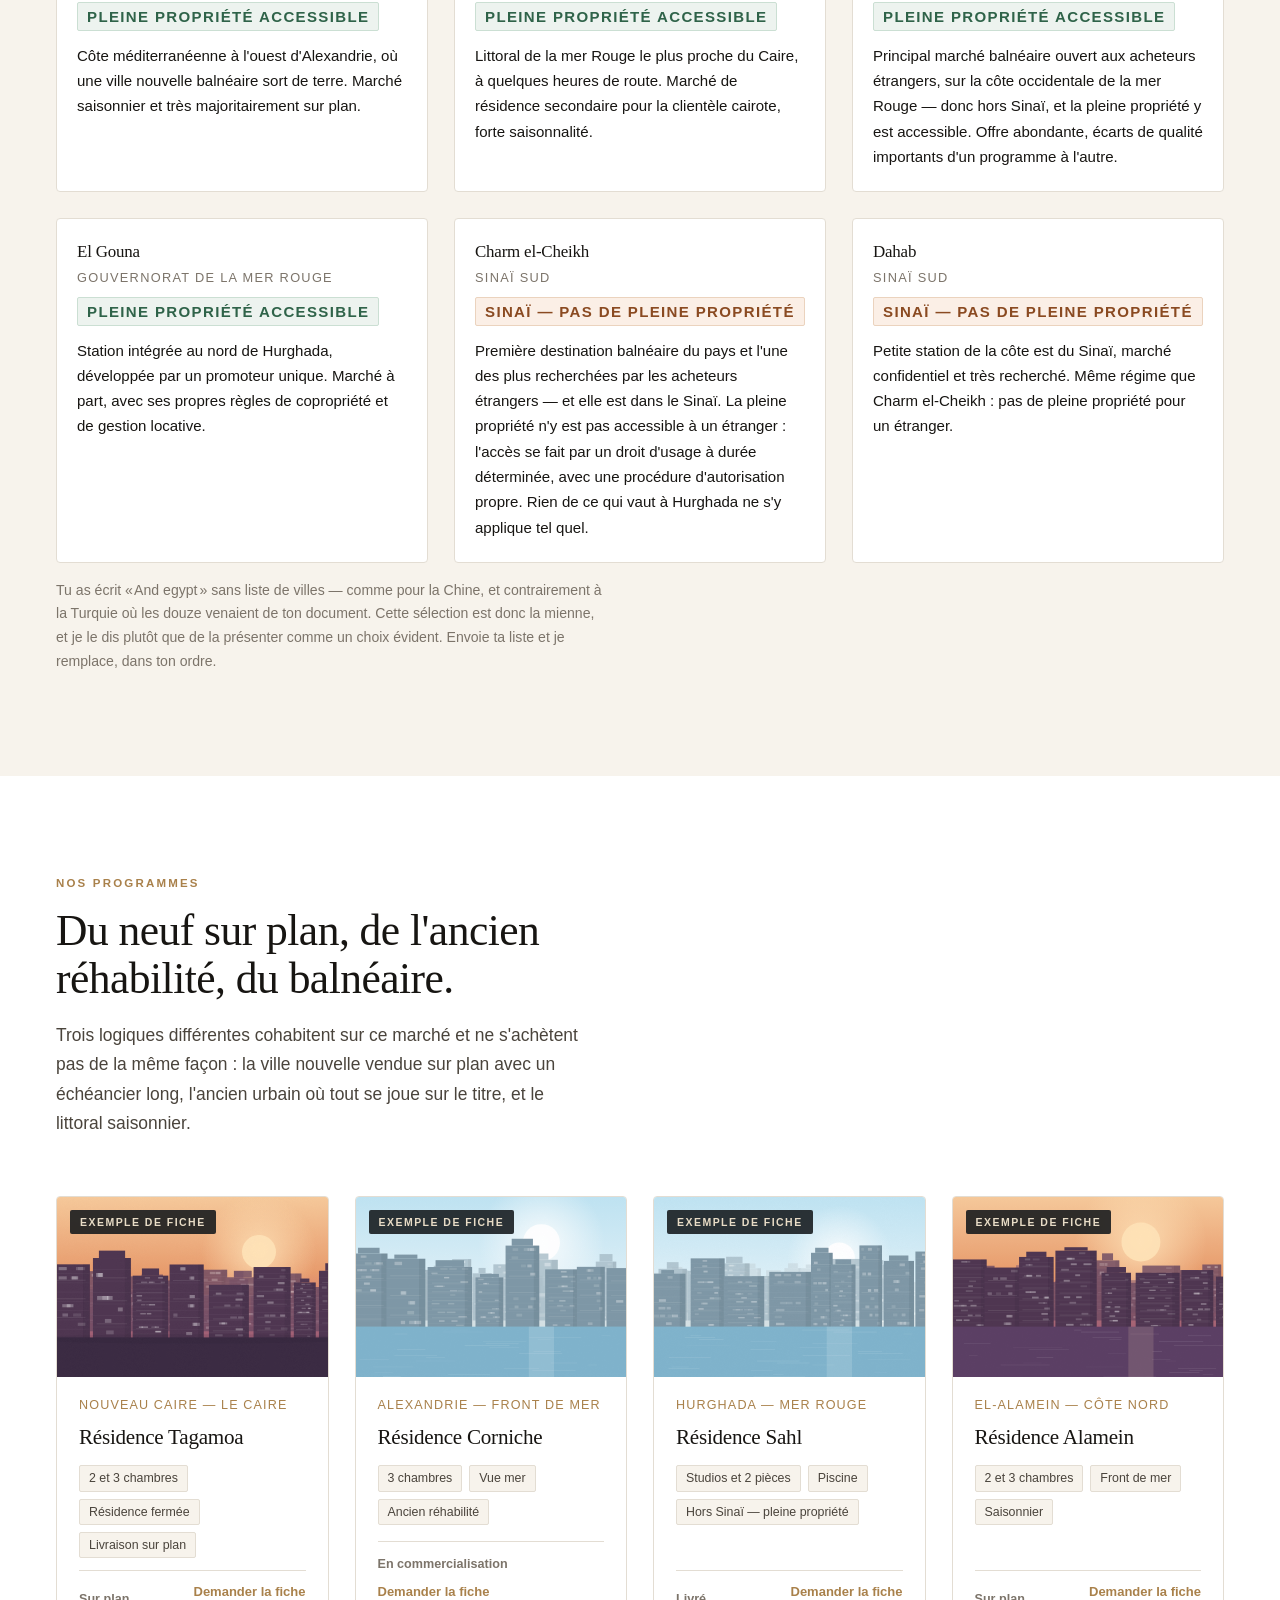
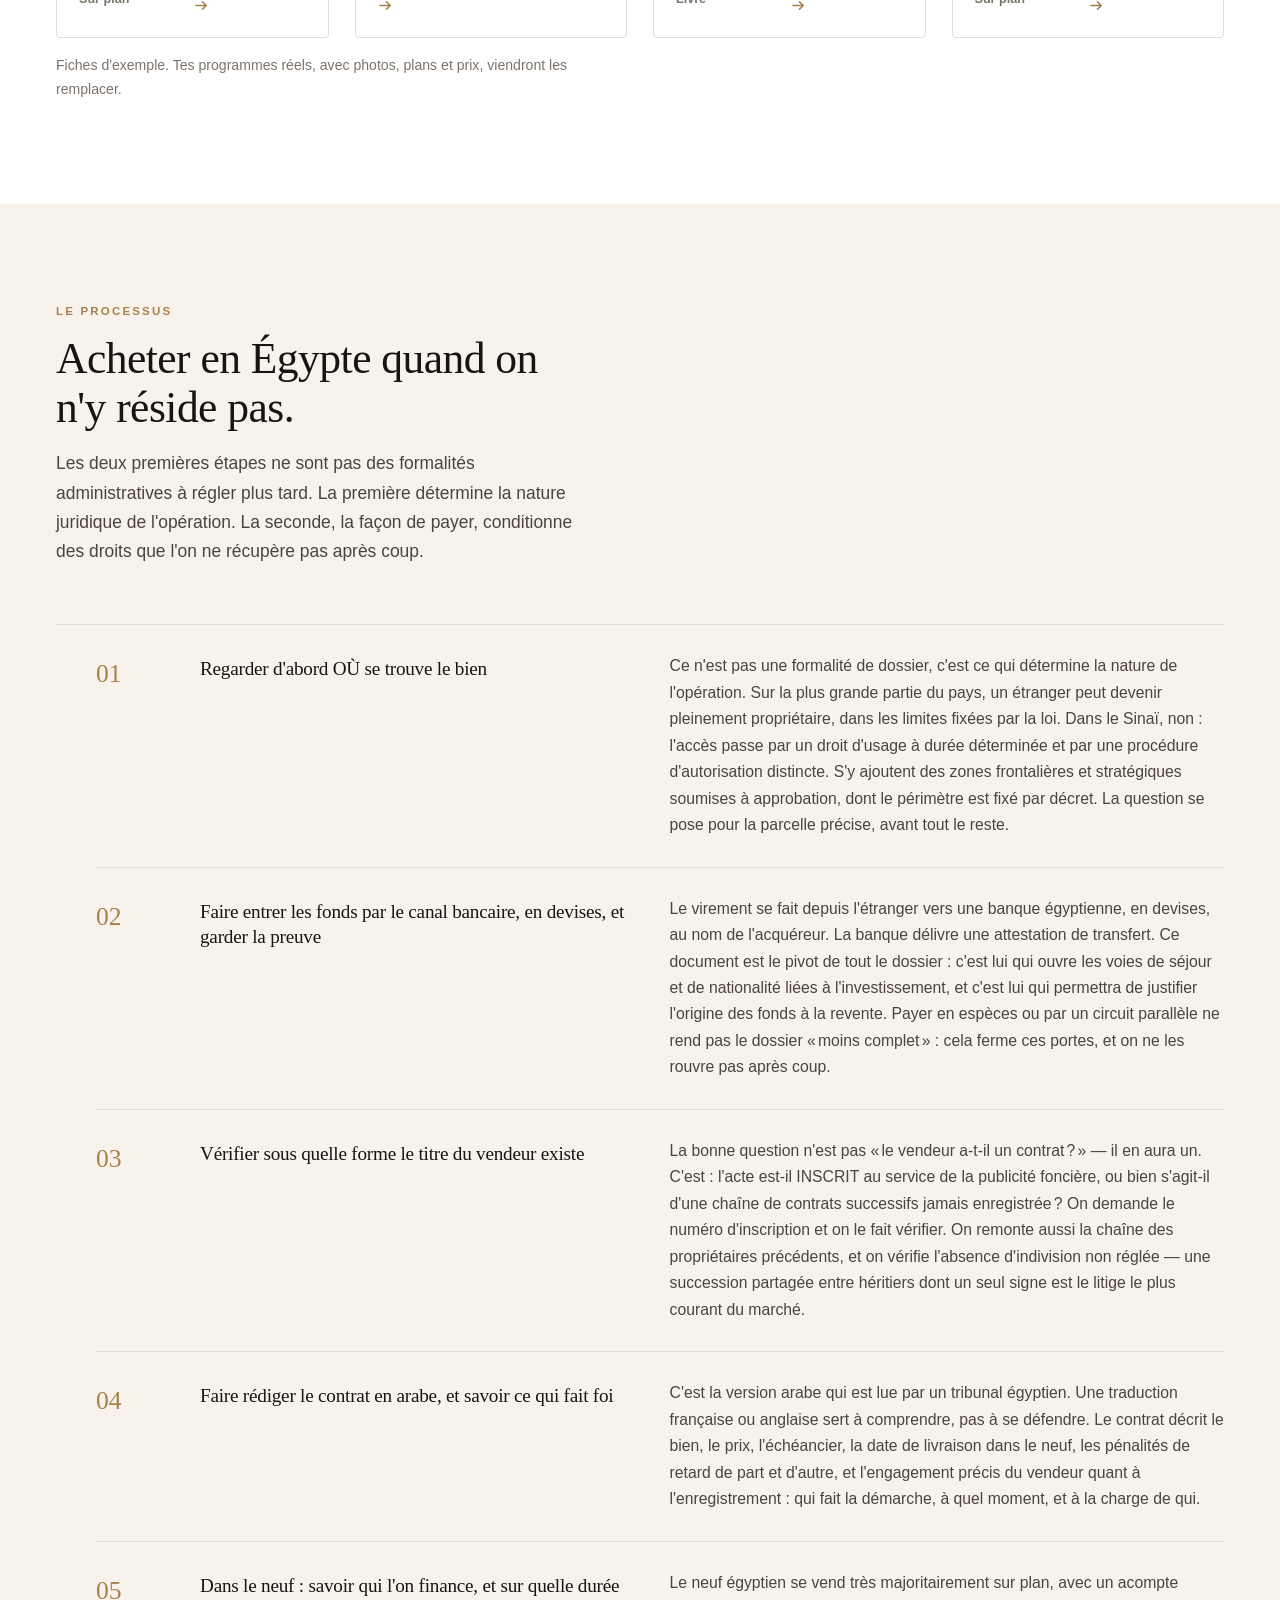
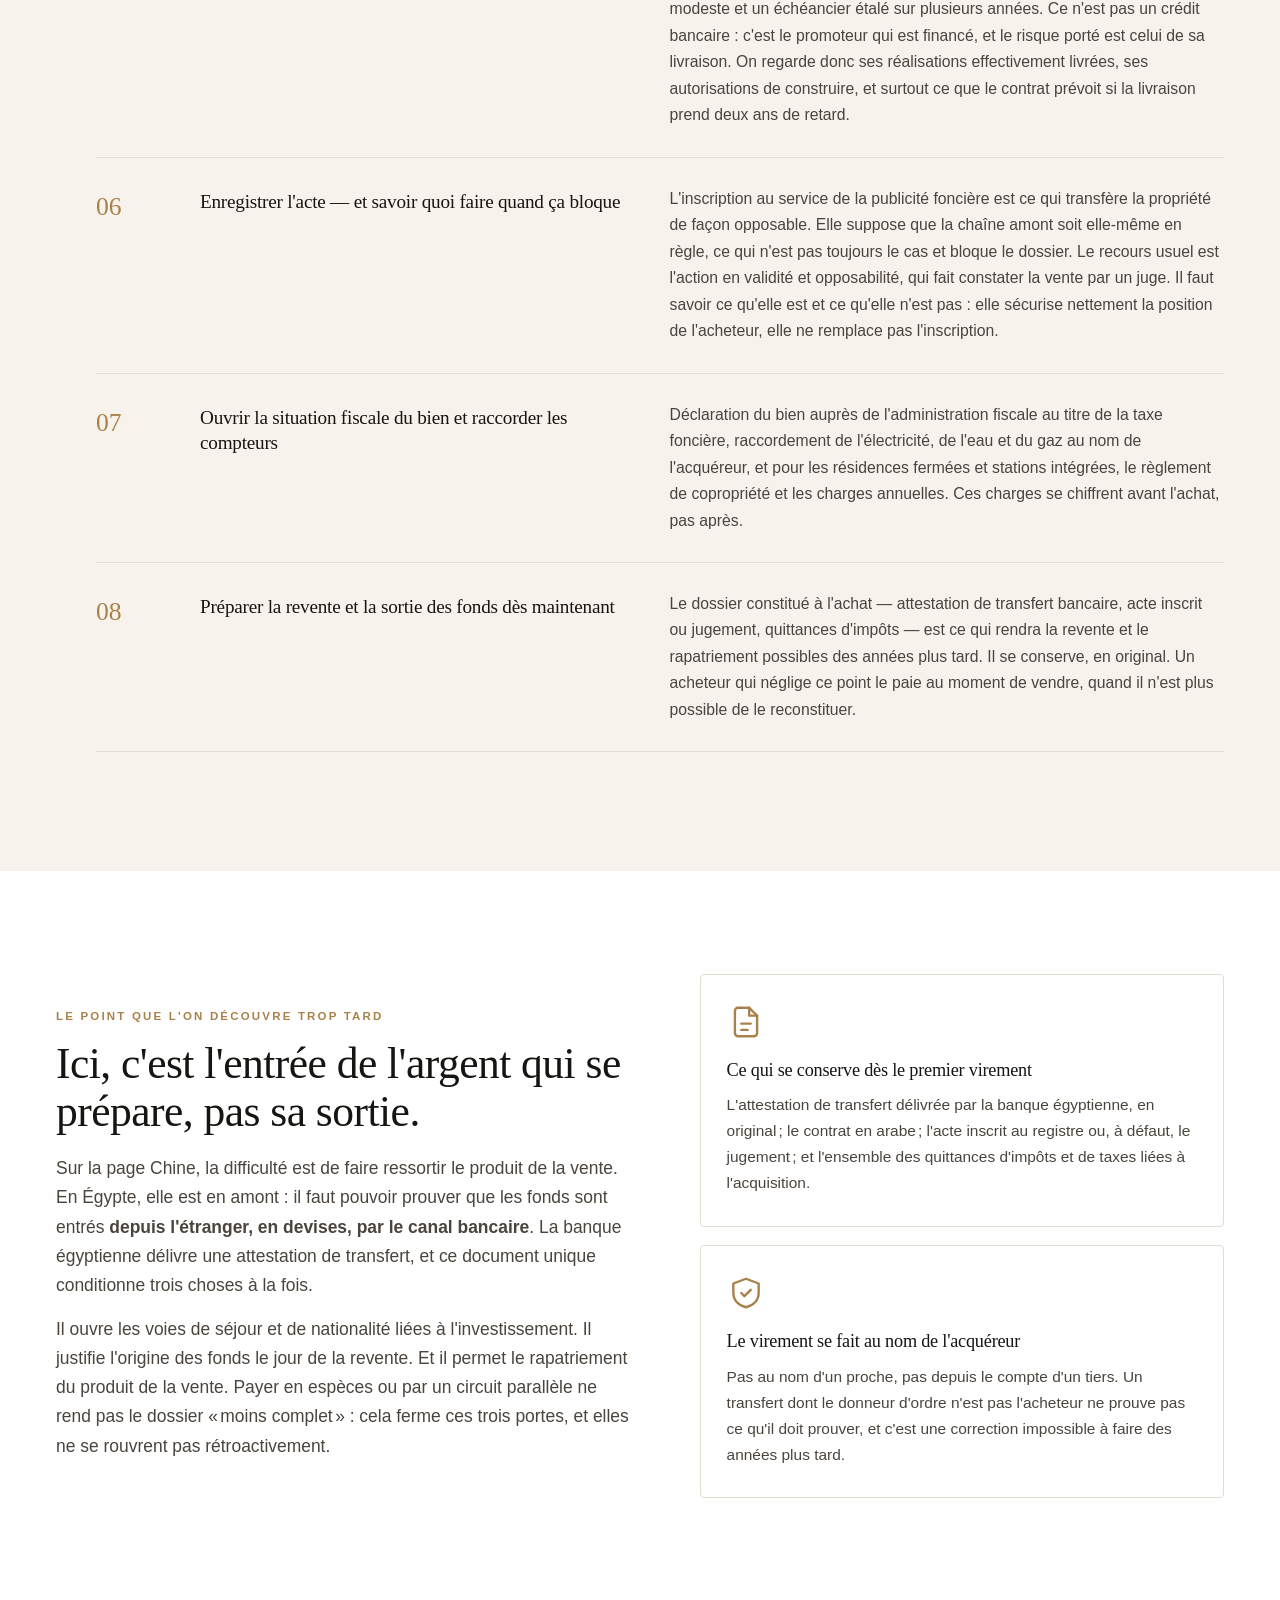
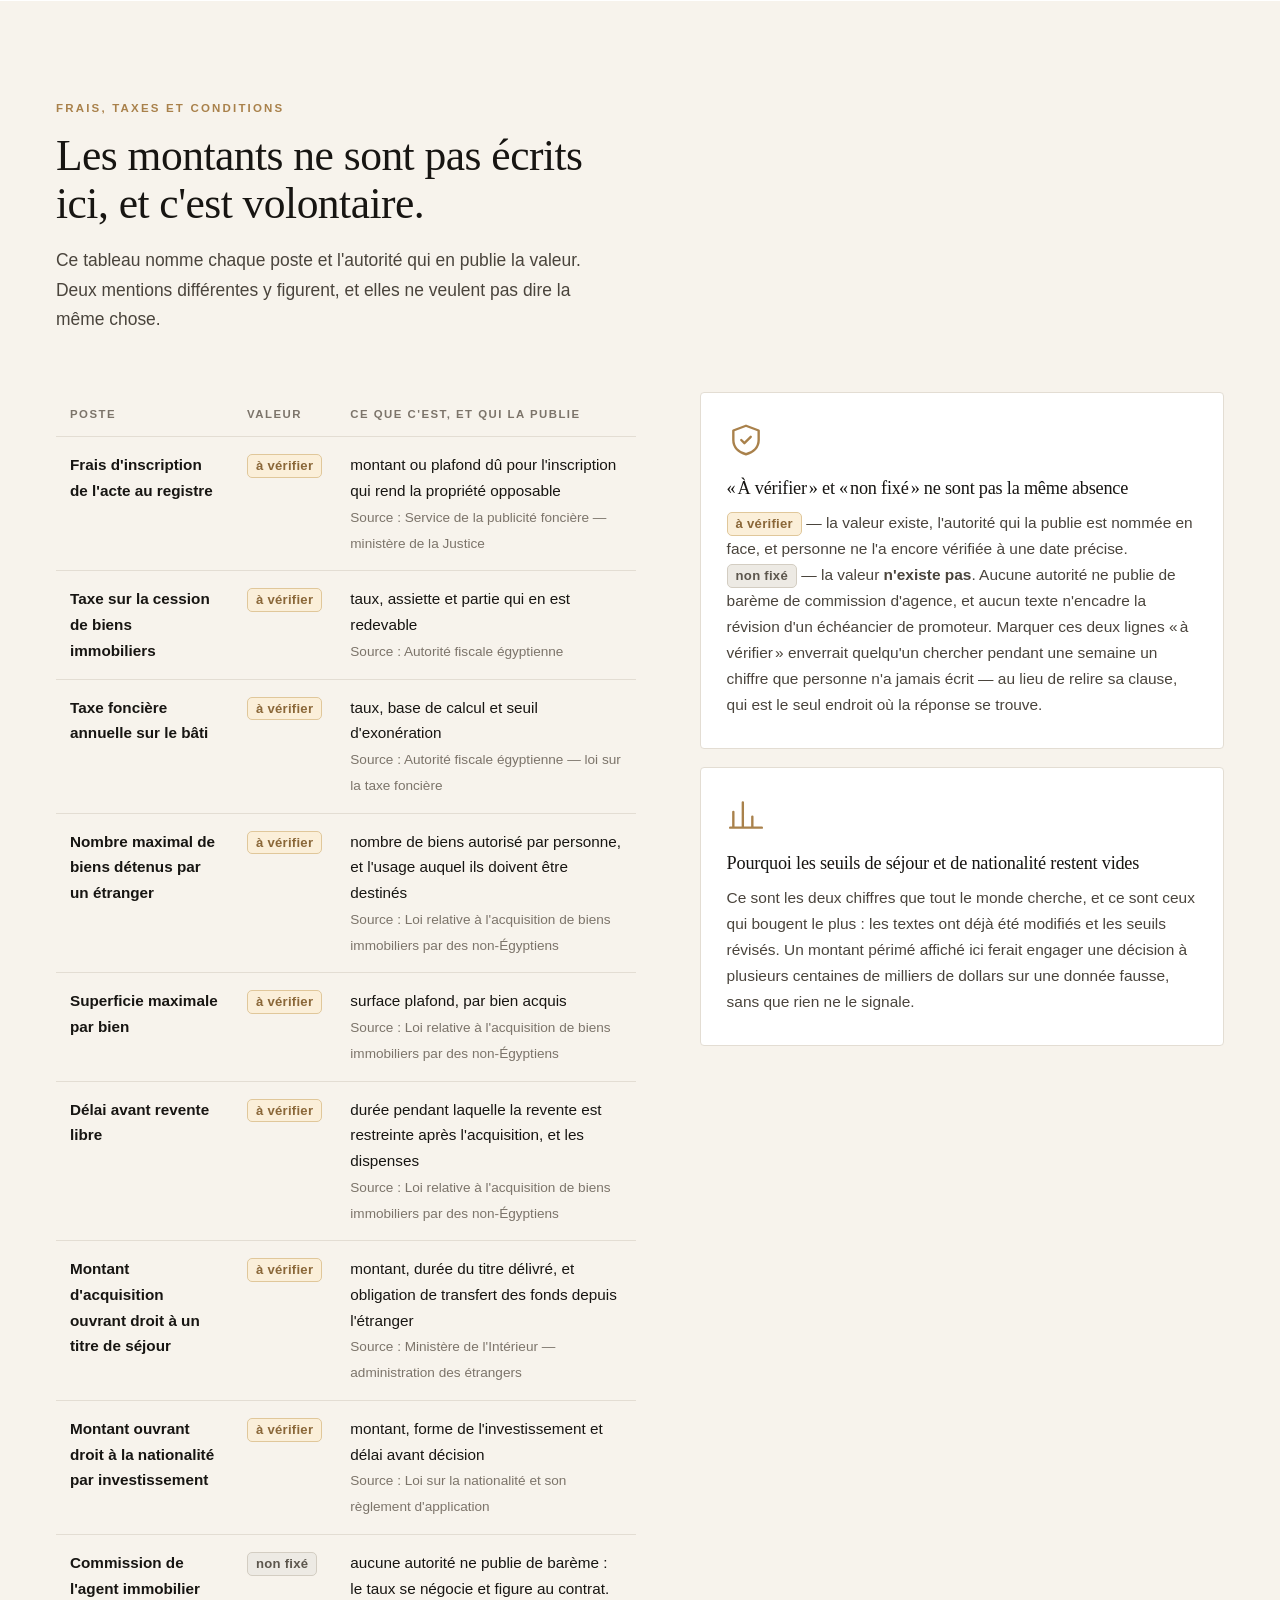
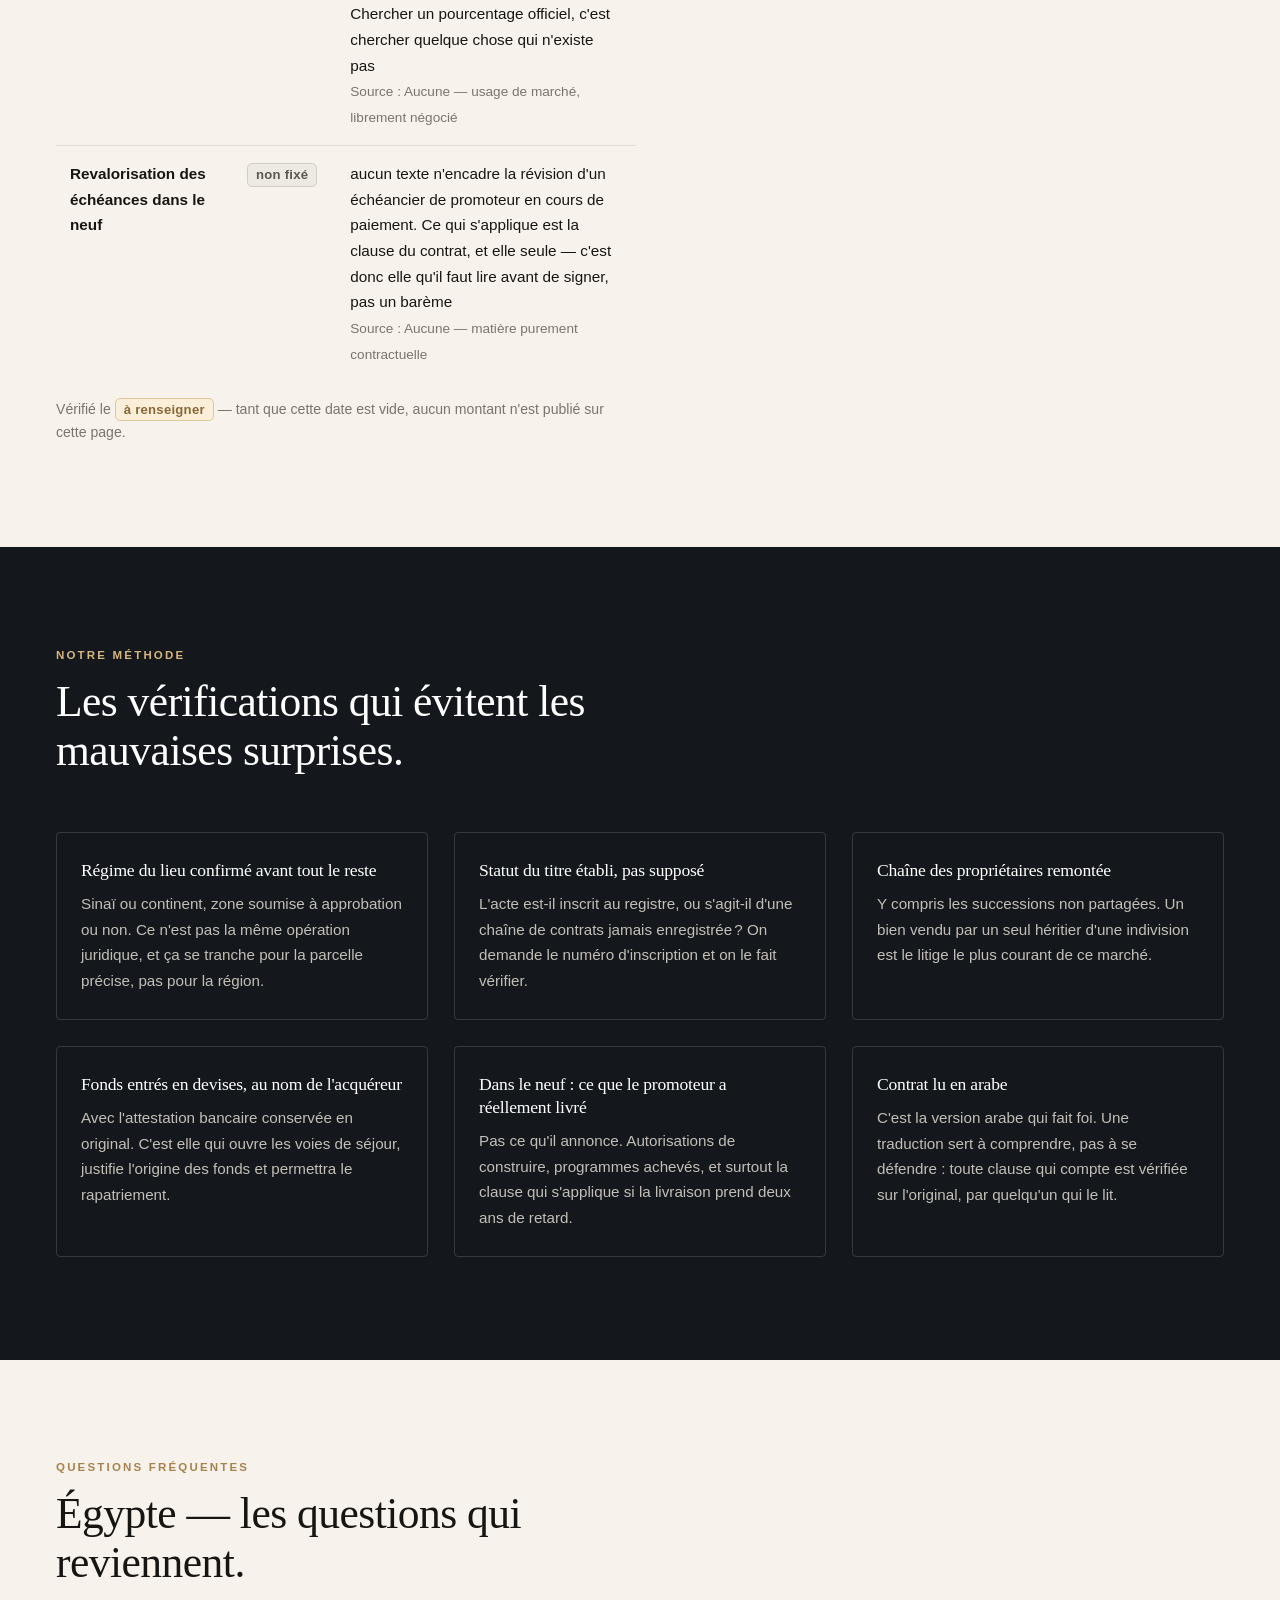
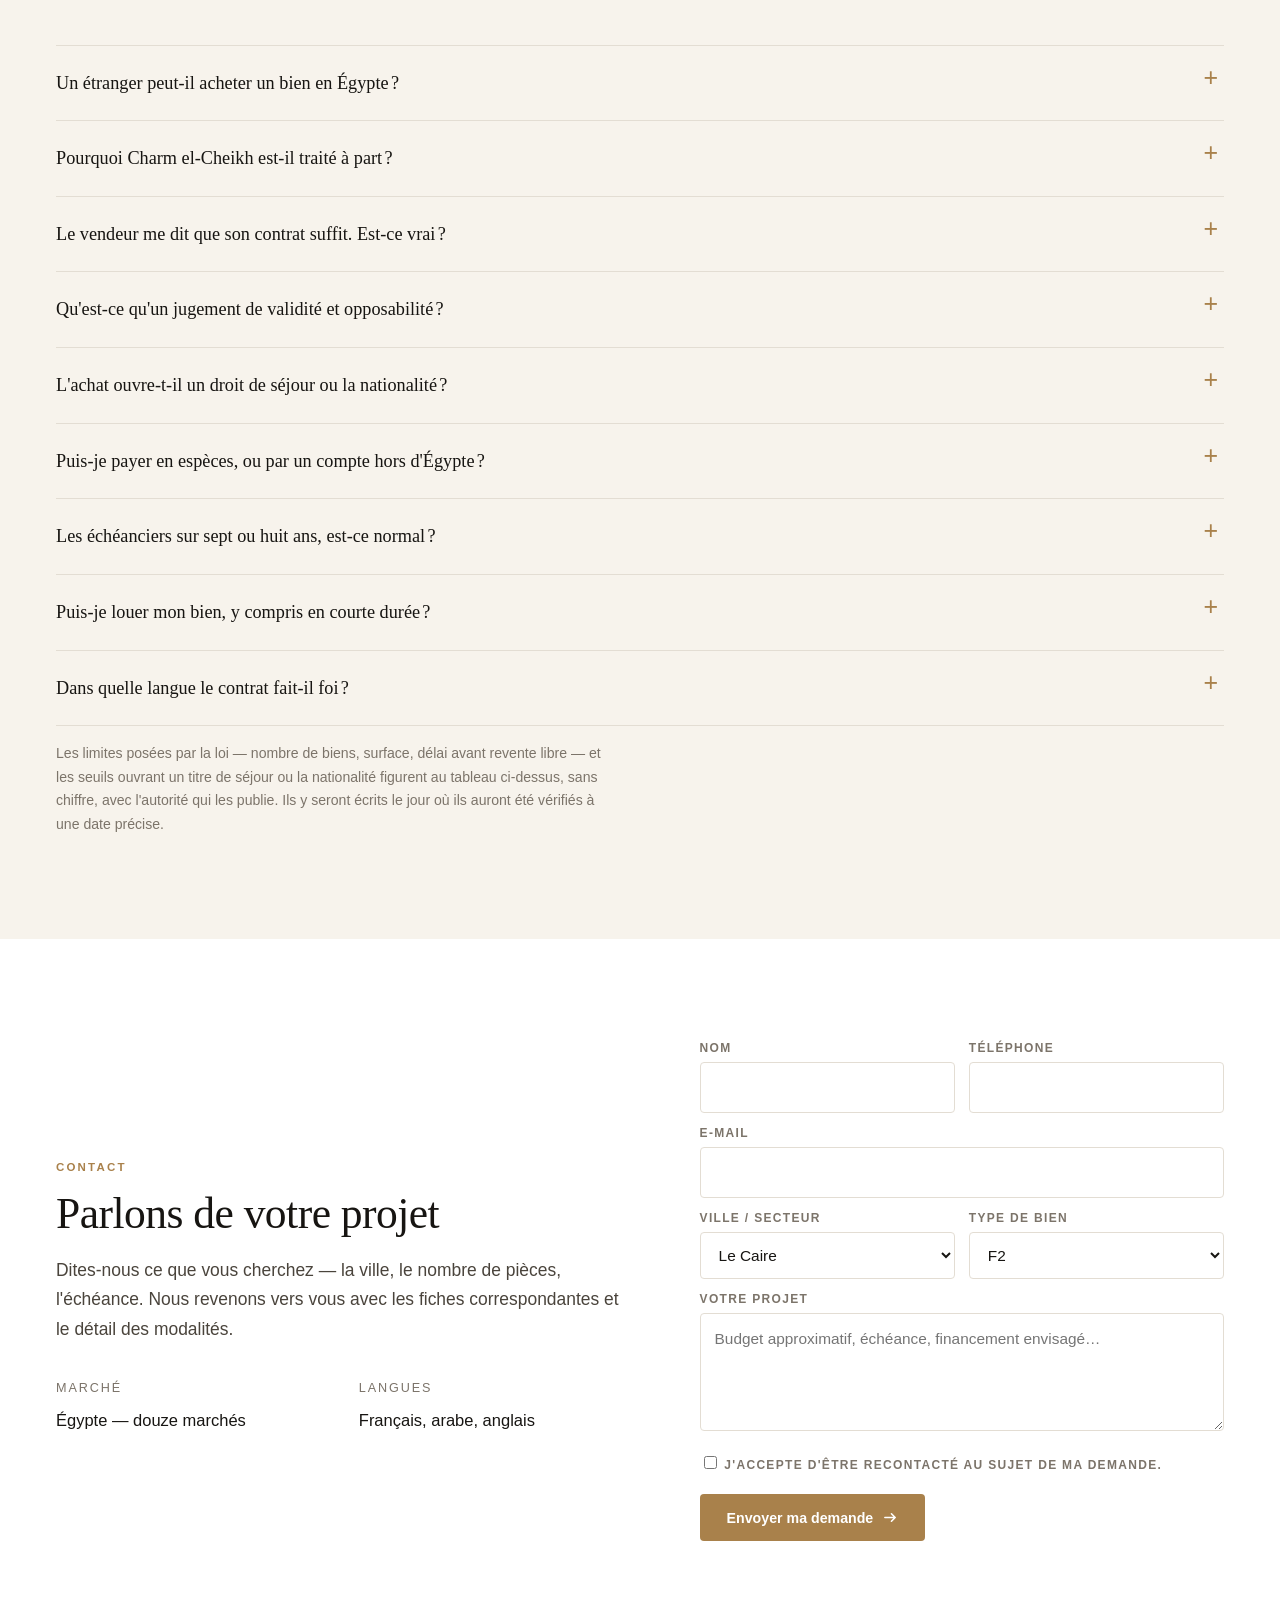
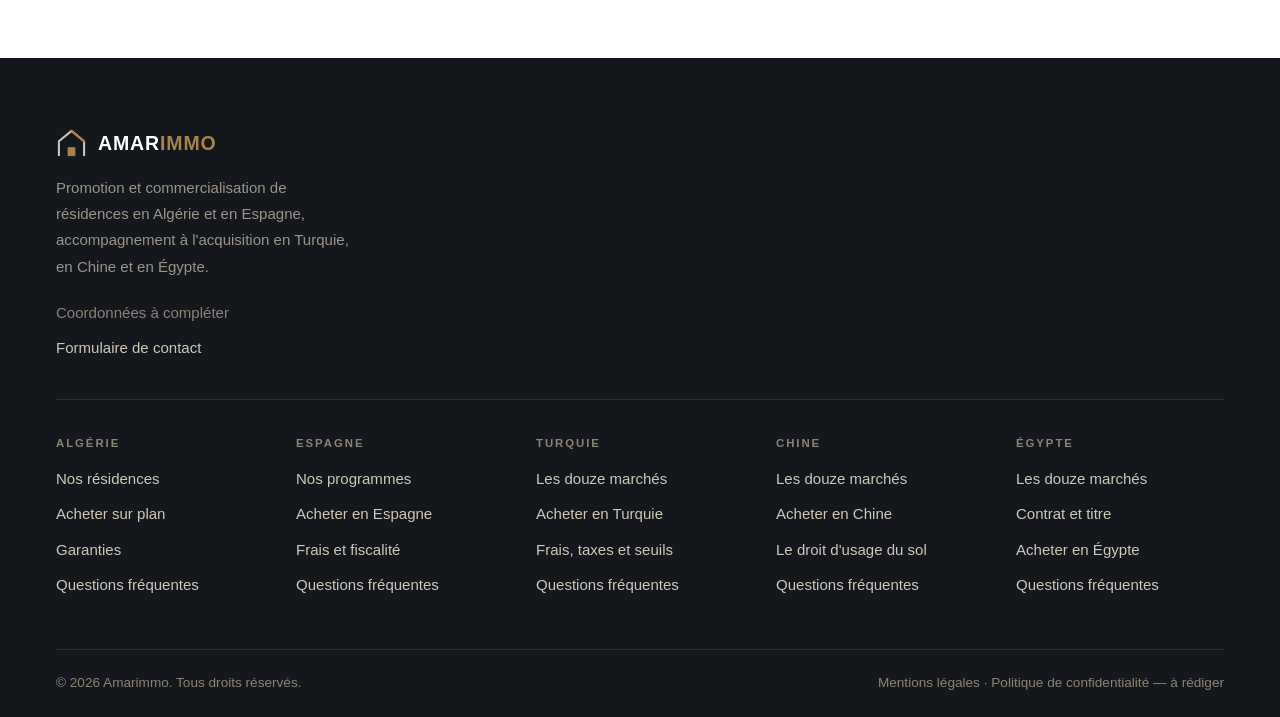
<file: egypte.html>
<!doctype html>
<html lang="fr">
<head>
<meta charset="utf-8">
<meta name="viewport" content="width=device-width,initial-scale=1">
<title>Amarimmo Égypte — Acheter un bien au Caire, à Alexandrie, Hurghada et neuf autres marchés</title>
<meta name="description" content="Acquisition immobilière en Égypte pour acheteurs étrangers : contrat non enregistré contre acte inscrit au registre, régime distinct du Sinaï, transfert des fonds en devises. Aucun seuil ni taux publié sans date de vérification.">
<meta property="og:title" content="Amarimmo Égypte — Acheter un bien au Caire, à Alexandrie, Hurghada et neuf autres marchés">
<meta property="og:description" content="Acquisition immobilière en Égypte pour acheteurs étrangers : contrat non enregistré contre acte inscrit au registre, régime distinct du Sinaï, transfert des fonds en devises. Aucun seuil ni taux publié sans date de vérification.">
<meta property="og:type" content="website">
<link rel="stylesheet" href="assets/site.css?v=5">
</head>
<body>
<div class="demo" id="demo">
  <span><b>Maquette de démonstration.</b> Les visuels sont des illustrations, pas des rendus de projets réels, et les fiches de résidences sont des exemples. Coordonnées et projets à remplacer.</span>
  <button onclick="document.getElementById('demo').remove()">Masquer</button>
</div>
<header class="hdr">
  <div class="wrap">
    <a class="brand" href="egypte.html">
      <svg class="mk" viewBox="0 0 32 32" fill="none" aria-hidden="true"><path d="M3 29V13.6L16 3l13 10.6V29" stroke="currentColor" stroke-width="2.1" stroke-linejoin="round"/><path d="M12 29v-9.2h8V29" fill="#A9814B"/><path d="M16 3 29 13.6" stroke="#A9814B" stroke-width="2.1" stroke-linecap="round"/></svg><span class="nm">Amar<em>immo</em></span>
    </a>
    <nav class="nav" id="nav"><a href="#residences">Nos résidences</a><a href="#processus">Le processus</a><a href="#garanties">Garanties</a><a href="#faq">Questions</a><a href="#contact">Contact</a></nav>
    <div class="mkt">
      <a href="index.html">Algérie</a>
      <a href="espagne.html">Espagne</a>
      <a href="turquie.html">Turquie</a>
      <a href="chine.html">Chine</a>
      <a href="egypte.html" aria-current="page">Égypte</a>
    </div>
    <button class="burger" aria-label="Menu" aria-expanded="false" id="burger"><span></span><span></span><span></span></button>
  </div>
</header>

<div class="hero">
  <img src="assets/hero-eg.svg" alt="Illustration de résidences modernes en Égypte">
  <div class="wrap">
    <div class="eyebrow">Acquisition — Égypte</div>
    <h1>Acheter en Égypte, en sachant ce que vaut le papier que l'on signe.</h1>
    <p class="sub">Un étranger peut devenir pleinement propriétaire sur la plus grande partie du pays. Mais deux choses distinguent ce marché des quatre autres présentés ici : un contrat de vente n'est pas un titre tant qu'il n'est pas inscrit au registre, et la règle n'est pas la même partout — le Sinaï relève d'un régime distinct. Cette page part de ces deux points.</p>
    <div class="cta">
      <a class="btn btn-p" href="#titre">Contrat, titre, et la différence <svg class="ar" width="15" height="15" viewBox="0 0 16 16" fill="none" aria-hidden="true"><path d="M2 8h11M9 4l4 4-4 4" stroke="currentColor" stroke-width="1.7" stroke-linecap="round" stroke-linejoin="round"/></svg></a>
      <a class="btn btn-g" href="#villes">Les douze marchés</a>
    </div>
  </div>
</div>

<div class="strip">
  <div class="wrap">
    <div><div class="k">Ce qui s'acquiert</div><div class="v">La pleine propriété — hors Sinaï</div></div>
    <div><div class="k">Titre</div><div class="v">Acte inscrit au registre foncier</div></div>
    <div><div class="k">Achat par un étranger</div><div class="v">Ouvert, dans les limites de la loi</div></div>
    <div><div class="k">Séjour ou nationalité</div><div class="v">Des voies existent, sous conditions</div></div>
  </div>
</div>

<section id="titre">
  <div class="wrap">
    <div class="head">
      <div class="eyebrow">La différence de fond</div>
      <h2>Deux choses à comprendre avant de regarder un seul bien.</h2>
      <p class="lede" style="margin-top:18px">Elles ne sont pas des réserves de bas de page. La première décide si vous êtes propriétaire ou créancier. La seconde décide si l'opération que vous envisagez existe à l'endroit que vous visez.</p>
    </div>
    <div class="grid g2">
      <div class="fc" style="border-left:4px solid var(--gold)">
        <svg class="ic" viewBox="0 0 24 24" fill="none" stroke="currentColor" stroke-width="1.5" stroke-linecap="round" stroke-linejoin="round" aria-hidden="true"><path d="M14 3H7a2 2 0 0 0-2 2v14a2 2 0 0 0 2 2h10a2 2 0 0 0 2-2V8Z"/><path d="M14 3v5h5"/><path d="M9 13h6M9 17h4"/></svg>
        <h3>Un contrat n'est pas un titre</h3>
        <p>Un contrat de vente non enregistré vous donne une créance <b>contre le vendeur</b>. L'inscription au service de la publicité foncière vous donne un droit <b>opposable à tous</b>. La différence n'apparaît que le jour où elle compte : un bien vendu deux fois, un créancier du vendeur, des héritiers qui se manifestent.</p>
        <p>Une part importante des biens en circulation en Égypte n'est pas enregistrée. Ce n'est donc pas un signal que le vendeur est douteux — c'est la situation ordinaire, et elle se traite. Ce qui n'est pas acceptable, c'est d'acheter sans savoir dans laquelle des deux situations on se trouve.</p>
        <p>Le recours usuel quand l'inscription est bloquée est l'action en validité et opposabilité, qui fait constater la vente par un juge. Elle renforce nettement votre position. <b>Elle ne remplace pas l'inscription</b>, et les deux sont trop souvent présentés comme équivalents.</p>
      </div>
      <div class="fc" style="border-left:4px solid var(--gold)">
        <svg class="ic" viewBox="0 0 24 24" fill="none" stroke="currentColor" stroke-width="1.5" stroke-linecap="round" stroke-linejoin="round" aria-hidden="true"><path d="M12 3v18M7 21h10"/><path d="m5 8 3-4 3 4M13 8l3-4 3 4"/><path d="M2 8h8a4 4 0 0 1-8 0ZM14 8h8a4 4 0 0 1-8 0Z"/></svg>
        <h3>La règle n'est pas la même partout dans le pays</h3>
        <p>Sur les quatre autres marchés de ce site, le régime d'acquisition est national : ce qui vaut dans une ville vaut dans la suivante. En Égypte, non. <b>Le Sinaï n'ouvre pas la pleine propriété à un acheteur étranger</b> : l'accès y passe par un droit d'usage à durée déterminée, avec une procédure d'autorisation propre.</p>
        <p>Ce n'est pas une curiosité de géographie. Charm el-Cheikh et Dahab sont dans le Sinaï, et ce sont deux des premières destinations que cherche un acheteur étranger. Hurghada et El Gouna, sur la côte ouest de la mer Rouge, n'y sont pas.</p>
        <p>C'est pour ça que le régime est écrit <b>sur chaque ville</b> de la grille ci-dessous, et pas renvoyé à une note. S'y ajoutent des zones frontalières et stratégiques soumises à approbation, dont le périmètre est fixé par décret et se vérifie pour la parcelle précise.</p>
      </div>
    </div>
  </div>
</section>

<section class="sand" id="villes">
  <div class="wrap">
    <div class="head">
      <div class="eyebrow">Les marchés</div>
      <h2>Douze villes, et deux régimes différents.</h2>
      <p class="lede" style="margin-top:18px">Métropoles du Caire et de Gizeh, villes nouvelles vendues sur plan, littoral méditerranéen, mer Rouge. La mention portée sur chaque ville n'est pas décorative : elle dit si un étranger peut y devenir pleinement propriétaire.</p>
    </div>
    <div class="grid g3"><div class="box"><h3>Le Caire</h3><p class="muted" style="font-size:.8rem;letter-spacing:.1em;text-transform:uppercase;margin-bottom:8px">Gouvernorat du Caire</p><p class="reg reg-pp">Pleine propriété accessible</p><p>Capitale et premier marché du pays. Marché résidentiel à l&#x27;année, très segmenté d&#x27;un quartier à l&#x27;autre, avec un ancien souvent mal enregistré — c&#x27;est ici que la question du titre se pose le plus souvent.</p></div><div class="box"><h3>Nouvelle Capitale administrative</h3><p class="muted" style="font-size:.8rem;letter-spacing:.1em;text-transform:uppercase;margin-bottom:8px">Gouvernorat du Caire — est</p><p class="reg reg-pp">Pleine propriété accessible</p><p>Ville nouvelle édifiée à l&#x27;est du Caire, où l&#x27;offre est presque entièrement neuve et vendue sur plan par des promoteurs, avec des échéanciers longs. Marché de livraison future : ce qu&#x27;on achète est un engagement de livrer.</p></div><div class="box"><h3>Nouveau Caire</h3><p class="muted" style="font-size:.8rem;letter-spacing:.1em;text-transform:uppercase;margin-bottom:8px">Gouvernorat du Caire — est</p><p class="reg reg-pp">Pleine propriété accessible</p><p>Ensemble de quartiers récents à l&#x27;est de la capitale, résidences fermées et services. Marché occupé à l&#x27;année, très demandé par les familles et par la diaspora.</p></div><div class="box"><h3>Cheikh Zayed et 6-Octobre</h3><p class="muted" style="font-size:.8rem;letter-spacing:.1em;text-transform:uppercase;margin-bottom:8px">Gouvernorat de Gizeh</p><p class="reg reg-pp">Pleine propriété accessible</p><p>Pendant occidental du Nouveau Caire, de l&#x27;autre côté du Nil. Même logique de résidences récentes, marché à l&#x27;année, offre neuve et ancien récent.</p></div><div class="box"><h3>Gizeh</h3><p class="muted" style="font-size:.8rem;letter-spacing:.1em;text-transform:uppercase;margin-bottom:8px">Gouvernorat de Gizeh</p><p class="reg reg-pp">Pleine propriété accessible</p><p>Marché urbain dense en continuité du Caire. Beaucoup d&#x27;ancien, donc beaucoup de biens dont l&#x27;historique de propriété demande à être reconstitué avant toute offre.</p></div><div class="box"><h3>Alexandrie</h3><p class="muted" style="font-size:.8rem;letter-spacing:.1em;text-transform:uppercase;margin-bottom:8px">Gouvernorat d&#x27;Alexandrie</p><p class="reg reg-pp">Pleine propriété accessible</p><p>Deuxième ville du pays, sur la Méditerranée. Marché mixte : résidentiel à l&#x27;année en ville, saisonnier sur la côte ouest. Nombreux immeubles anciens en indivision familiale.</p></div><div class="box"><h3>El-Alamein</h3><p class="muted" style="font-size:.8rem;letter-spacing:.1em;text-transform:uppercase;margin-bottom:8px">Gouvernorat de Marsa-Matrouh</p><p class="reg reg-pp">Pleine propriété accessible</p><p>Côte méditerranéenne à l&#x27;ouest d&#x27;Alexandrie, où une ville nouvelle balnéaire sort de terre. Marché saisonnier et très majoritairement sur plan.</p></div><div class="box"><h3>Aïn Sokhna</h3><p class="muted" style="font-size:.8rem;letter-spacing:.1em;text-transform:uppercase;margin-bottom:8px">Gouvernorat de Suez</p><p class="reg reg-pp">Pleine propriété accessible</p><p>Littoral de la mer Rouge le plus proche du Caire, à quelques heures de route. Marché de résidence secondaire pour la clientèle cairote, forte saisonnalité.</p></div><div class="box"><h3>Hurghada</h3><p class="muted" style="font-size:.8rem;letter-spacing:.1em;text-transform:uppercase;margin-bottom:8px">Gouvernorat de la mer Rouge</p><p class="reg reg-pp">Pleine propriété accessible</p><p>Principal marché balnéaire ouvert aux acheteurs étrangers, sur la côte occidentale de la mer Rouge — donc hors Sinaï, et la pleine propriété y est accessible. Offre abondante, écarts de qualité importants d&#x27;un programme à l&#x27;autre.</p></div><div class="box"><h3>El Gouna</h3><p class="muted" style="font-size:.8rem;letter-spacing:.1em;text-transform:uppercase;margin-bottom:8px">Gouvernorat de la mer Rouge</p><p class="reg reg-pp">Pleine propriété accessible</p><p>Station intégrée au nord de Hurghada, développée par un promoteur unique. Marché à part, avec ses propres règles de copropriété et de gestion locative.</p></div><div class="box"><h3>Charm el-Cheikh</h3><p class="muted" style="font-size:.8rem;letter-spacing:.1em;text-transform:uppercase;margin-bottom:8px">Sinaï Sud</p><p class="reg reg-sn">Sinaï — pas de pleine propriété</p><p>Première destination balnéaire du pays et l&#x27;une des plus recherchées par les acheteurs étrangers — et elle est dans le Sinaï. La pleine propriété n&#x27;y est pas accessible à un étranger : l&#x27;accès se fait par un droit d&#x27;usage à durée déterminée, avec une procédure d&#x27;autorisation propre. Rien de ce qui vaut à Hurghada ne s&#x27;y applique tel quel.</p></div><div class="box"><h3>Dahab</h3><p class="muted" style="font-size:.8rem;letter-spacing:.1em;text-transform:uppercase;margin-bottom:8px">Sinaï Sud</p><p class="reg reg-sn">Sinaï — pas de pleine propriété</p><p>Petite station de la côte est du Sinaï, marché confidentiel et très recherché. Même régime que Charm el-Cheikh : pas de pleine propriété pour un étranger.</p></div></div>
    <p class="note">Tu as écrit « And egypt » sans liste de villes — comme pour la Chine, et contrairement à la Turquie où les douze venaient de ton document. Cette sélection est donc la mienne, et je le dis plutôt que de la présenter comme un choix évident. Envoie ta liste et je remplace, dans ton ordre.</p>
  </div>
</section>

<section id="residences">
  <div class="wrap">
    <div class="head">
      <div class="eyebrow">Nos programmes</div>
      <h2>Du neuf sur plan, de l'ancien réhabilité, du balnéaire.</h2>
      <p class="lede" style="margin-top:18px">Trois logiques différentes cohabitent sur ce marché et ne s'achètent pas de la même façon : la ville nouvelle vendue sur plan avec un échéancier long, l'ancien urbain où tout se joue sur le titre, et le littoral saisonnier.</p>
    </div>
    <div class="grid g4"><article class="pc">
  <div class="im"><img src="assets/eg-caire.svg" alt="Illustration — Résidence Tagamoa" loading="lazy"><span class="tag demo-tag">Exemple de fiche</span></div>
  <div class="bd">
    <span class="loc">Nouveau Caire — Le Caire</span>
    <h3>Résidence Tagamoa</h3>
    <ul><li>2 et 3 chambres</li><li>Résidence fermée</li><li>Livraison sur plan</li></ul>
    <div class="ft"><span>Sur plan</span><a href="#contact">Demander la fiche <svg class="ar" width="15" height="15" viewBox="0 0 16 16" fill="none" aria-hidden="true"><path d="M2 8h11M9 4l4 4-4 4" stroke="currentColor" stroke-width="1.7" stroke-linecap="round" stroke-linejoin="round"/></svg></a></div>
  </div>
</article><article class="pc">
  <div class="im"><img src="assets/eg-alexandrie.svg" alt="Illustration — Résidence Corniche" loading="lazy"><span class="tag demo-tag">Exemple de fiche</span></div>
  <div class="bd">
    <span class="loc">Alexandrie — Front de mer</span>
    <h3>Résidence Corniche</h3>
    <ul><li>3 chambres</li><li>Vue mer</li><li>Ancien réhabilité</li></ul>
    <div class="ft"><span>En commercialisation</span><a href="#contact">Demander la fiche <svg class="ar" width="15" height="15" viewBox="0 0 16 16" fill="none" aria-hidden="true"><path d="M2 8h11M9 4l4 4-4 4" stroke="currentColor" stroke-width="1.7" stroke-linecap="round" stroke-linejoin="round"/></svg></a></div>
  </div>
</article><article class="pc">
  <div class="im"><img src="assets/eg-hurghada.svg" alt="Illustration — Résidence Sahl" loading="lazy"><span class="tag demo-tag">Exemple de fiche</span></div>
  <div class="bd">
    <span class="loc">Hurghada — Mer Rouge</span>
    <h3>Résidence Sahl</h3>
    <ul><li>Studios et 2 pièces</li><li>Piscine</li><li>Hors Sinaï — pleine propriété</li></ul>
    <div class="ft"><span>Livré</span><a href="#contact">Demander la fiche <svg class="ar" width="15" height="15" viewBox="0 0 16 16" fill="none" aria-hidden="true"><path d="M2 8h11M9 4l4 4-4 4" stroke="currentColor" stroke-width="1.7" stroke-linecap="round" stroke-linejoin="round"/></svg></a></div>
  </div>
</article><article class="pc">
  <div class="im"><img src="assets/eg-alamein.svg" alt="Illustration — Résidence Alamein" loading="lazy"><span class="tag demo-tag">Exemple de fiche</span></div>
  <div class="bd">
    <span class="loc">El-Alamein — Côte nord</span>
    <h3>Résidence Alamein</h3>
    <ul><li>2 et 3 chambres</li><li>Front de mer</li><li>Saisonnier</li></ul>
    <div class="ft"><span>Sur plan</span><a href="#contact">Demander la fiche <svg class="ar" width="15" height="15" viewBox="0 0 16 16" fill="none" aria-hidden="true"><path d="M2 8h11M9 4l4 4-4 4" stroke="currentColor" stroke-width="1.7" stroke-linecap="round" stroke-linejoin="round"/></svg></a></div>
  </div>
</article></div>
    <p class="note">Fiches d'exemple. Tes programmes réels, avec photos, plans et prix, viendront les remplacer.</p>
  </div>
</section>

<section class="sand" id="processus">
  <div class="wrap">
    <div class="head">
      <div class="eyebrow">Le processus</div>
      <h2>Acheter en Égypte quand on n'y réside pas.</h2>
      <p class="lede" style="margin-top:18px">Les deux premières étapes ne sont pas des formalités administratives à régler plus tard. La première détermine la nature juridique de l'opération. La seconde, la façon de payer, conditionne des droits que l'on ne récupère pas après coup.</p>
    </div>
    <ol class="steps"><li><h3>Regarder d'abord OÙ se trouve le bien</h3><p>Ce n'est pas une formalité de dossier, c'est ce qui détermine la nature de l'opération. Sur la plus grande partie du pays, un étranger peut devenir pleinement propriétaire, dans les limites fixées par la loi. Dans le Sinaï, non : l'accès passe par un droit d'usage à durée déterminée et par une procédure d'autorisation distincte. S'y ajoutent des zones frontalières et stratégiques soumises à approbation, dont le périmètre est fixé par décret. La question se pose pour la parcelle précise, avant tout le reste.</p></li><li><h3>Faire entrer les fonds par le canal bancaire, en devises, et garder la preuve</h3><p>Le virement se fait depuis l'étranger vers une banque égyptienne, en devises, au nom de l'acquéreur. La banque délivre une attestation de transfert. Ce document est le pivot de tout le dossier : c'est lui qui ouvre les voies de séjour et de nationalité liées à l'investissement, et c'est lui qui permettra de justifier l'origine des fonds à la revente. Payer en espèces ou par un circuit parallèle ne rend pas le dossier « moins complet » : cela ferme ces portes, et on ne les rouvre pas après coup.</p></li><li><h3>Vérifier sous quelle forme le titre du vendeur existe</h3><p>La bonne question n'est pas « le vendeur a-t-il un contrat ? » — il en aura un. C'est : l'acte est-il INSCRIT au service de la publicité foncière, ou bien s'agit-il d'une chaîne de contrats successifs jamais enregistrée ? On demande le numéro d'inscription et on le fait vérifier. On remonte aussi la chaîne des propriétaires précédents, et on vérifie l'absence d'indivision non réglée — une succession partagée entre héritiers dont un seul signe est le litige le plus courant du marché.</p></li><li><h3>Faire rédiger le contrat en arabe, et savoir ce qui fait foi</h3><p>C'est la version arabe qui est lue par un tribunal égyptien. Une traduction française ou anglaise sert à comprendre, pas à se défendre. Le contrat décrit le bien, le prix, l'échéancier, la date de livraison dans le neuf, les pénalités de retard de part et d'autre, et l'engagement précis du vendeur quant à l'enregistrement : qui fait la démarche, à quel moment, et à la charge de qui.</p></li><li><h3>Dans le neuf : savoir qui l'on finance, et sur quelle durée</h3><p>Le neuf égyptien se vend très majoritairement sur plan, avec un acompte modeste et un échéancier étalé sur plusieurs années. Ce n'est pas un crédit bancaire : c'est le promoteur qui est financé, et le risque porté est celui de sa livraison. On regarde donc ses réalisations effectivement livrées, ses autorisations de construire, et surtout ce que le contrat prévoit si la livraison prend deux ans de retard.</p></li><li><h3>Enregistrer l'acte — et savoir quoi faire quand ça bloque</h3><p>L'inscription au service de la publicité foncière est ce qui transfère la propriété de façon opposable. Elle suppose que la chaîne amont soit elle-même en règle, ce qui n'est pas toujours le cas et bloque le dossier. Le recours usuel est l'action en validité et opposabilité, qui fait constater la vente par un juge. Il faut savoir ce qu'elle est et ce qu'elle n'est pas : elle sécurise nettement la position de l'acheteur, elle ne remplace pas l'inscription.</p></li><li><h3>Ouvrir la situation fiscale du bien et raccorder les compteurs</h3><p>Déclaration du bien auprès de l'administration fiscale au titre de la taxe foncière, raccordement de l'électricité, de l'eau et du gaz au nom de l'acquéreur, et pour les résidences fermées et stations intégrées, le règlement de copropriété et les charges annuelles. Ces charges se chiffrent avant l'achat, pas après.</p></li><li><h3>Préparer la revente et la sortie des fonds dès maintenant</h3><p>Le dossier constitué à l'achat — attestation de transfert bancaire, acte inscrit ou jugement, quittances d'impôts — est ce qui rendra la revente et le rapatriement possibles des années plus tard. Il se conserve, en original. Un acheteur qui néglige ce point le paie au moment de vendre, quand il n'est plus possible de le reconstituer.</p></li></ol>
  </div>
</section>

<section id="devises">
  <div class="wrap">
    <div class="split" style="align-items:center">
      <div>
        <div class="eyebrow">Le point que l'on découvre trop tard</div>
        <h2>Ici, c'est l'entrée de l'argent qui se prépare, pas sa sortie.</h2>
        <p class="lede" style="margin-top:18px">Sur la page Chine, la difficulté est de faire ressortir le produit de la vente. En Égypte, elle est en amont : il faut pouvoir prouver que les fonds sont entrés <b>depuis l'étranger, en devises, par le canal bancaire</b>. La banque égyptienne délivre une attestation de transfert, et ce document unique conditionne trois choses à la fois.</p>
        <p class="lede" style="margin-top:14px">Il ouvre les voies de séjour et de nationalité liées à l'investissement. Il justifie l'origine des fonds le jour de la revente. Et il permet le rapatriement du produit de la vente. Payer en espèces ou par un circuit parallèle ne rend pas le dossier « moins complet » : cela ferme ces trois portes, et elles ne se rouvrent pas rétroactivement.</p>
      </div>
      <div>
        <div class="fc" style="margin-bottom:18px">
          <svg class="ic" viewBox="0 0 24 24" fill="none" stroke="currentColor" stroke-width="1.5" stroke-linecap="round" stroke-linejoin="round" aria-hidden="true"><path d="M14 3H7a2 2 0 0 0-2 2v14a2 2 0 0 0 2 2h10a2 2 0 0 0 2-2V8Z"/><path d="M14 3v5h5"/><path d="M9 13h6M9 17h4"/></svg>
          <h3>Ce qui se conserve dès le premier virement</h3>
          <p>L'attestation de transfert délivrée par la banque égyptienne, en original ; le contrat en arabe ; l'acte inscrit au registre ou, à défaut, le jugement ; et l'ensemble des quittances d'impôts et de taxes liées à l'acquisition.</p>
        </div>
        <div class="fc">
          <svg class="ic" viewBox="0 0 24 24" fill="none" stroke="currentColor" stroke-width="1.5" stroke-linecap="round" stroke-linejoin="round" aria-hidden="true"><path d="M12 3 20 6v6c0 4.6-3.3 7.9-8 9-4.7-1.1-8-4.4-8-9V6Z"/><path d="m9 12 2 2 4-4"/></svg>
          <h3>Le virement se fait au nom de l'acquéreur</h3>
          <p>Pas au nom d'un proche, pas depuis le compte d'un tiers. Un transfert dont le donneur d'ordre n'est pas l'acheteur ne prouve pas ce qu'il doit prouver, et c'est une correction impossible à faire des années plus tard.</p>
        </div>
      </div>
    </div>
  </div>
</section>

<section class="sand" id="couts">
  <div class="wrap">
    <div class="head">
      <div class="eyebrow">Frais, taxes et conditions</div>
      <h2>Les montants ne sont pas écrits ici, et c'est volontaire.</h2>
      <p class="lede" style="margin-top:18px">Ce tableau nomme chaque poste et l'autorité qui en publie la valeur. Deux mentions différentes y figurent, et elles ne veulent pas dire la même chose.</p>
    </div>
    <div class="split" style="align-items:start">
      <div class="tbl-wrap"><table class="tbl">
        <tr><th>Poste</th><th>Valeur</th><th>Ce que c'est, et qui la publie</th></tr>
        <tr><td>Frais d&#x27;inscription de l&#x27;acte au registre</td><td><span class="tbd">à vérifier</span></td><td>montant ou plafond dû pour l&#x27;inscription qui rend la propriété opposable<br><span class="muted">Source : Service de la publicité foncière — ministère de la Justice</span></td></tr><tr><td>Taxe sur la cession de biens immobiliers</td><td><span class="tbd">à vérifier</span></td><td>taux, assiette et partie qui en est redevable<br><span class="muted">Source : Autorité fiscale égyptienne</span></td></tr><tr><td>Taxe foncière annuelle sur le bâti</td><td><span class="tbd">à vérifier</span></td><td>taux, base de calcul et seuil d&#x27;exonération<br><span class="muted">Source : Autorité fiscale égyptienne — loi sur la taxe foncière</span></td></tr><tr><td>Nombre maximal de biens détenus par un étranger</td><td><span class="tbd">à vérifier</span></td><td>nombre de biens autorisé par personne, et l&#x27;usage auquel ils doivent être destinés<br><span class="muted">Source : Loi relative à l&#x27;acquisition de biens immobiliers par des non-Égyptiens</span></td></tr><tr><td>Superficie maximale par bien</td><td><span class="tbd">à vérifier</span></td><td>surface plafond, par bien acquis<br><span class="muted">Source : Loi relative à l&#x27;acquisition de biens immobiliers par des non-Égyptiens</span></td></tr><tr><td>Délai avant revente libre</td><td><span class="tbd">à vérifier</span></td><td>durée pendant laquelle la revente est restreinte après l&#x27;acquisition, et les dispenses<br><span class="muted">Source : Loi relative à l&#x27;acquisition de biens immobiliers par des non-Égyptiens</span></td></tr><tr><td>Montant d&#x27;acquisition ouvrant droit à un titre de séjour</td><td><span class="tbd">à vérifier</span></td><td>montant, durée du titre délivré, et obligation de transfert des fonds depuis l&#x27;étranger<br><span class="muted">Source : Ministère de l&#x27;Intérieur — administration des étrangers</span></td></tr><tr><td>Montant ouvrant droit à la nationalité par investissement</td><td><span class="tbd">à vérifier</span></td><td>montant, forme de l&#x27;investissement et délai avant décision<br><span class="muted">Source : Loi sur la nationalité et son règlement d&#x27;application</span></td></tr><tr><td>Commission de l&#x27;agent immobilier</td><td><span class="tbd tbd-x">non fixé</span></td><td>aucune autorité ne publie de barème : le taux se négocie et figure au contrat. Chercher un pourcentage officiel, c&#x27;est chercher quelque chose qui n&#x27;existe pas<br><span class="muted">Source : Aucune — usage de marché, librement négocié</span></td></tr><tr><td>Revalorisation des échéances dans le neuf</td><td><span class="tbd tbd-x">non fixé</span></td><td>aucun texte n&#x27;encadre la révision d&#x27;un échéancier de promoteur en cours de paiement. Ce qui s&#x27;applique est la clause du contrat, et elle seule — c&#x27;est donc elle qu&#x27;il faut lire avant de signer, pas un barème<br><span class="muted">Source : Aucune — matière purement contractuelle</span></td></tr>
      </table></div>
      <div>
        <div class="fc" style="margin-bottom:18px">
          <svg class="ic" viewBox="0 0 24 24" fill="none" stroke="currentColor" stroke-width="1.5" stroke-linecap="round" stroke-linejoin="round" aria-hidden="true"><path d="M12 3 20 6v6c0 4.6-3.3 7.9-8 9-4.7-1.1-8-4.4-8-9V6Z"/><path d="m9 12 2 2 4-4"/></svg>
          <h3>« À vérifier » et « non fixé » ne sont pas la même absence</h3>
          <p><span class="tbd">à vérifier</span> — la valeur existe, l'autorité qui la publie est nommée en face, et personne ne l'a encore vérifiée à une date précise.</p>
          <p><span class="tbd tbd-x">non fixé</span> — la valeur <b>n'existe pas</b>. Aucune autorité ne publie de barème de commission d'agence, et aucun texte n'encadre la révision d'un échéancier de promoteur. Marquer ces deux lignes « à vérifier » enverrait quelqu'un chercher pendant une semaine un chiffre que personne n'a jamais écrit — au lieu de relire sa clause, qui est le seul endroit où la réponse se trouve.</p>
        </div>
        <div class="fc">
          <svg class="ic" viewBox="0 0 24 24" fill="none" stroke="currentColor" stroke-width="1.5" stroke-linecap="round" stroke-linejoin="round" aria-hidden="true"><path d="M4 20V10M10 20V4M16 20v-7M22 20H2"/></svg>
          <h3>Pourquoi les seuils de séjour et de nationalité restent vides</h3>
          <p>Ce sont les deux chiffres que tout le monde cherche, et ce sont ceux qui bougent le plus : les textes ont déjà été modifiés et les seuils révisés. Un montant périmé affiché ici ferait engager une décision à plusieurs centaines de milliers de dollars sur une donnée fausse, sans que rien ne le signale.</p>
        </div>
      </div>
    </div>
    <p class="note">Vérifié le <span class="tbd">à renseigner</span> — tant que cette date est vide, aucun montant n'est publié sur cette page.</p>
  </div>
</section>

<section class="dark" id="garanties">
  <div class="wrap">
    <div class="head"><div class="eyebrow">Notre méthode</div><h2>Les vérifications qui évitent les mauvaises surprises.</h2></div>
    <div class="grid g3">
      <div class="box"><h3>Régime du lieu confirmé avant tout le reste</h3><p>Sinaï ou continent, zone soumise à approbation ou non. Ce n'est pas la même opération juridique, et ça se tranche pour la parcelle précise, pas pour la région.</p></div>
      <div class="box"><h3>Statut du titre établi, pas supposé</h3><p>L'acte est-il inscrit au registre, ou s'agit-il d'une chaîne de contrats jamais enregistrée ? On demande le numéro d'inscription et on le fait vérifier.</p></div>
      <div class="box"><h3>Chaîne des propriétaires remontée</h3><p>Y compris les successions non partagées. Un bien vendu par un seul héritier d'une indivision est le litige le plus courant de ce marché.</p></div>
      <div class="box"><h3>Fonds entrés en devises, au nom de l'acquéreur</h3><p>Avec l'attestation bancaire conservée en original. C'est elle qui ouvre les voies de séjour, justifie l'origine des fonds et permettra le rapatriement.</p></div>
      <div class="box"><h3>Dans le neuf : ce que le promoteur a réellement livré</h3><p>Pas ce qu'il annonce. Autorisations de construire, programmes achevés, et surtout la clause qui s'applique si la livraison prend deux ans de retard.</p></div>
      <div class="box"><h3>Contrat lu en arabe</h3><p>C'est la version arabe qui fait foi. Une traduction sert à comprendre, pas à se défendre : toute clause qui compte est vérifiée sur l'original, par quelqu'un qui le lit.</p></div>
    </div>
  </div>
</section>

<section class="sand" id="faq">
  <div class="wrap">
    <div class="head"><div class="eyebrow">Questions fréquentes</div><h2>Égypte — les questions qui reviennent.</h2></div>
    <div class="faq"><details><summary>Un étranger peut-il acheter un bien en Égypte ?</summary><div class="a"><p>Oui sur la plus grande partie du pays, et il en devient pleinement propriétaire. La loi pose toutefois des limites : un nombre maximal de biens par personne, une surface plafond par bien, une destination d'habitation, et un délai pendant lequel la revente est restreinte. Ces valeurs figurent au tableau des frais, sans chiffre, avec l'autorité qui les publie.</p><p>Deux réserves qui ne sont pas des détails : le Sinaï relève d'un régime distinct, et certaines zones frontalières ou stratégiques sont soumises à autorisation. La question se vérifie pour la parcelle précise.</p></div></details><details><summary>Pourquoi Charm el-Cheikh est-il traité à part ?</summary><div class="a"><p>Parce que la règle égyptienne n'est pas la même partout, contrairement aux autres marchés présentés sur ce site. <b>Le Sinaï n'ouvre pas la pleine propriété à un acheteur étranger.</b> L'accès se fait par un droit d'usage à durée déterminée, avec une procédure d'autorisation propre.</p><p>Cela concerne Charm el-Cheikh et Dahab, c'est-à-dire précisément deux des destinations que cherche en premier un acheteur étranger. Hurghada et El Gouna, sur la côte ouest de la mer Rouge, ne sont pas dans le Sinaï : la pleine propriété y est accessible. C'est pour ça que le régime est écrit sur chaque ville de la grille plutôt que renvoyé à une note.</p></div></details><details><summary>Le vendeur me dit que son contrat suffit. Est-ce vrai ?</summary><div class="a"><p>Non, et c'est le point le plus important de cette page.</p><p>Un contrat de vente non enregistré vous donne une créance <b>contre le vendeur</b>. L'inscription au service de la publicité foncière vous donne un droit <b>opposable à tous</b>. Ce n'est pas une nuance de vocabulaire : si le même bien est vendu deux fois, si un créancier du vendeur se manifeste, ou si des héritiers apparaissent, seul l'acte inscrit vous protège.</p><p>Une part importante des biens en circulation en Égypte n'est pas enregistrée. Ce n'est donc pas une anomalie qui signale un vendeur douteux — c'est la situation ordinaire, et elle se traite. Ce qui n'est pas acceptable, c'est de ne pas savoir dans quelle situation on est.</p></div></details><details><summary>Qu'est-ce qu'un jugement de validité et opposabilité ?</summary><div class="a"><p>C'est l'action par laquelle un juge constate que la vente a bien eu lieu et qu'elle est valable. C'est le recours usuel quand l'inscription est bloquée parce que la chaîne des propriétaires précédents n'est pas en règle.</p><p>Elle renforce nettement la position de l'acheteur. <b>Elle ne remplace pas l'inscription au registre.</b> Nous l'écrivons parce que les deux sont souvent présentés comme équivalents dans les annonces, et un acheteur qui croit tenir un titre alors qu'il tient un jugement se trompe sur ce qu'il possède.</p></div></details><details><summary>L'achat ouvre-t-il un droit de séjour ou la nationalité ?</summary><div class="a"><p>Oui, des voies existent — et c'est une différence nette avec la page Chine de ce site, où la réponse est non à tout montant. Nous le disons explicitement parce que les deux pages se suivent dans le menu et qu'un lecteur transpose sans y penser.</p><p>Deux conditions comptent autant que le montant. D'abord, les fonds doivent être transférés <b>depuis l'étranger, en devises</b>, par le canal bancaire, avec l'attestation qui le prouve. Ensuite, ces voies relèvent de textes qui ont déjà été modifiés et dont les seuils sont révisés. Les montants ne sont donc pas écrits ici tant qu'ils n'ont pas été vérifiés à une date précise — un seuil périmé sur ce sujet ferait prendre une décision à plusieurs centaines de milliers de dollars.</p></div></details><details><summary>Puis-je payer en espèces, ou par un compte hors d'Égypte ?</summary><div class="a"><p>Techniquement, des paiements se font ainsi. Mais l'attestation de transfert bancaire en devises est le document qui conditionne les voies de séjour et de nationalité, et qui justifiera l'origine des fonds au moment de revendre et de rapatrier.</p><p>Un achat payé hors du circuit bancaire n'est pas seulement moins bien documenté : il ferme ces possibilités, et elles ne se rouvrent pas rétroactivement. C'est une décision à prendre avant le premier versement, pas après.</p></div></details><details><summary>Les échéanciers sur sept ou huit ans, est-ce normal ?</summary><div class="a"><p>Oui, c'est le mode de vente dominant dans le neuf : acompte réduit, solde étalé sur plusieurs années, souvent au-delà de la livraison. Il faut comprendre ce que cela change.</p><p>Vous ne remboursez pas une banque, <b>vous financez le promoteur</b>. Le risque n'est donc pas un taux d'intérêt, c'est la livraison. On regarde ses programmes réellement livrés, ses autorisations, et ce que le contrat prévoit en cas de retard — de son côté comme du vôtre. On lit aussi la clause de révision des échéances : aucun texte ne l'encadre, elle seule fait loi.</p></div></details><details><summary>Puis-je louer mon bien, y compris en courte durée ?</summary><div class="a"><p>La location est possible, mais trois choses se vérifient avant d'acheter dans cette intention : les règles applicables à la location saisonnière dans la localité visée, le règlement de la résidence ou de la station — beaucoup de programmes intégrés imposent leur propre gestion locative — et le traitement fiscal des revenus perçus par un non-résident.</p><p>Nous ne répondons pas oui ou non à la place de l'administration compétente : cela se demande pour le programme précis, par écrit, avant de signer.</p></div></details><details><summary>Dans quelle langue le contrat fait-il foi ?</summary><div class="a"><p>En arabe. Une traduction française ou anglaise sert à comprendre ; ce n'est pas elle qui sera lue en cas de litige. Toute clause qui compte — prix, échéancier, livraison, pénalités, engagement d'enregistrement — se vérifie sur la version arabe, par quelqu'un qui la lit.</p></div></details></div>
    <p class="note">Les limites posées par la loi — nombre de biens, surface, délai avant revente libre — et les seuils ouvrant un titre de séjour ou la nationalité figurent au tableau ci-dessus, sans chiffre, avec l'autorité qui les publie. Ils y seront écrits le jour où ils auront été vérifiés à une date précise.</p>
  </div>
</section>

<section id="contact">
  <div class="wrap">
    <div class="split">
      <div>
        <div class="eyebrow">Contact</div>
        <h2>Parlons de votre projet</h2>
        <p class="lede" style="margin-top:18px">Dites-nous ce que vous cherchez — la ville, le nombre de pièces, l'échéance. Nous revenons vers vous avec les fiches correspondantes et le détail des modalités.</p>
        <div class="grid g2" style="margin-top:34px">
          <div><h4 style="font-family:var(--sans);font-size:.79rem;letter-spacing:.15em;text-transform:uppercase;color:var(--ink-3);margin-bottom:8px">Marché</h4><p>Égypte — douze marchés</p></div>
          <div><h4 style="font-family:var(--sans);font-size:.79rem;letter-spacing:.15em;text-transform:uppercase;color:var(--ink-3);margin-bottom:8px">Langues</h4><p>Français, arabe, anglais</p></div>
        </div>
      </div>
      <form class="form" data-demo>
        <div><label for="n">Nom</label><input id="n" name="nom" required></div>
        <div><label for="p">Téléphone</label><input id="p" name="tel" type="tel" required></div>
        <div class="full"><label for="e">E-mail</label><input id="e" name="email" type="email" required></div>
        <div><label for="v">Ville / secteur</label><select id="v" name="ville"><option>Le Caire</option><option>Nouvelle Capitale administrative</option><option>Nouveau Caire</option><option>Cheikh Zayed et 6-Octobre</option><option>Gizeh</option><option>Alexandrie</option><option>El-Alamein</option><option>Aïn Sokhna</option><option>Hurghada</option><option>El Gouna</option><option>Charm el-Cheikh</option><option>Dahab</option><option>Autre ville</option></select></div>
        <div><label for="t">Type de bien</label><select id="t" name="type"><option>F2</option><option>F3</option><option>F4</option><option>F5 et +</option><option>Duplex / penthouse</option><option>Villa</option><option>Local commercial</option></select></div>
        <div class="full"><label for="m">Votre projet</label><textarea id="m" name="message" placeholder="Budget approximatif, échéance, financement envisagé…"></textarea></div>
        <label class="consent full"><input type="checkbox" required> J'accepte d'être recontacté au sujet de ma demande.</label>
        <div class="full"><button class="btn btn-p" type="submit">Envoyer ma demande <svg class="ar" width="15" height="15" viewBox="0 0 16 16" fill="none" aria-hidden="true"><path d="M2 8h11M9 4l4 4-4 4" stroke="currentColor" stroke-width="1.7" stroke-linecap="round" stroke-linejoin="round"/></svg></button></div>
        <p class="formnote full" data-note></p>
      </form>
    </div>
  </div>
</section>

<footer class="ft-main">
  <div class="wrap">
    <div class="cols">
      <div class="ft-brand">
        <div class="brand"><svg class="mk" viewBox="0 0 32 32" fill="none" aria-hidden="true"><path d="M3 29V13.6L16 3l13 10.6V29" stroke="currentColor" stroke-width="2.1" stroke-linejoin="round"/><path d="M12 29v-9.2h8V29" fill="#A9814B"/><path d="M16 3 29 13.6" stroke="#A9814B" stroke-width="2.1" stroke-linecap="round"/></svg><span class="nm" style="color:#fff">Amar<em style="color:#A9814B;font-style:normal">immo</em></span></div>
        <p class="bl">Promotion et commercialisation de résidences en Algérie et en Espagne, accompagnement à l'acquisition en Turquie, en Chine et en Égypte.</p>
        <ul style="margin-top:20px">
          <li class="muted" style="color:#8C8377">Coordonnées à compléter</li>
          <li><a href="#contact">Formulaire de contact</a></li>
        </ul>
      </div>
      <div class="ft-links">
      <div>
        <h4>Algérie</h4>
        <ul>
          <li><a href="index.html#residences">Nos résidences</a></li>
          <li><a href="index.html#processus">Acheter sur plan</a></li>
          <li><a href="index.html#garanties">Garanties</a></li>
          <li><a href="index.html#faq">Questions fréquentes</a></li>
        </ul>
      </div>
      <div>
        <h4>Espagne</h4>
        <ul>
          <li><a href="espagne.html#residences">Nos programmes</a></li>
          <li><a href="espagne.html#processus">Acheter en Espagne</a></li>
          <li><a href="espagne.html#couts">Frais et fiscalité</a></li>
          <li><a href="espagne.html#faq">Questions fréquentes</a></li>
        </ul>
      </div>
      <div>
        <h4>Turquie</h4>
        <ul>
          <li><a href="turquie.html#villes">Les douze marchés</a></li>
          <li><a href="turquie.html#processus">Acheter en Turquie</a></li>
          <li><a href="turquie.html#couts">Frais, taxes et seuils</a></li>
          <li><a href="turquie.html#faq">Questions fréquentes</a></li>
        </ul>
      </div>
      <div>
        <h4>Chine</h4>
        <ul>
          <li><a href="chine.html#villes">Les douze marchés</a></li>
          <li><a href="chine.html#processus">Acheter en Chine</a></li>
          <li><a href="chine.html#sol">Le droit d'usage du sol</a></li>
          <li><a href="chine.html#faq">Questions fréquentes</a></li>
        </ul>
      </div>
      <div>
        <h4>Égypte</h4>
        <ul>
          <li><a href="egypte.html#villes">Les douze marchés</a></li>
          <li><a href="egypte.html#titre">Contrat et titre</a></li>
          <li><a href="egypte.html#processus">Acheter en Égypte</a></li>
          <li><a href="egypte.html#faq">Questions fréquentes</a></li>
        </ul>
      </div>
      </div>
    </div>
  </div>
  <div class="wrap">
    <div class="ft-bot">
      <span>© 2026 Amarimmo. Tous droits réservés.</span>
      <span>Mentions légales · Politique de confidentialité — à rédiger</span>
    </div>
  </div>
</footer>
<script>
(function(){
  var b=document.getElementById('burger'), n=document.getElementById('nav');
  if(b&&n) b.addEventListener('click',function(){
    var open=n.classList.toggle('open');
    b.setAttribute('aria-expanded', open?'true':'false');
  });
  // the form is a front-end demo: there is no endpoint yet, so intercept rather than
  // let a submit reload the page and look broken
  document.querySelectorAll('form[data-demo]').forEach(function(f){
    f.addEventListener('submit',function(e){
      e.preventDefault();
      var n=f.querySelector('[data-note]');
      if(n) n.textContent="Formulaire de démonstration — non connecté. Indiquez l'adresse de réception et je le branche.";
    });
  });
})();
</script>
</body>
</html>
</file>
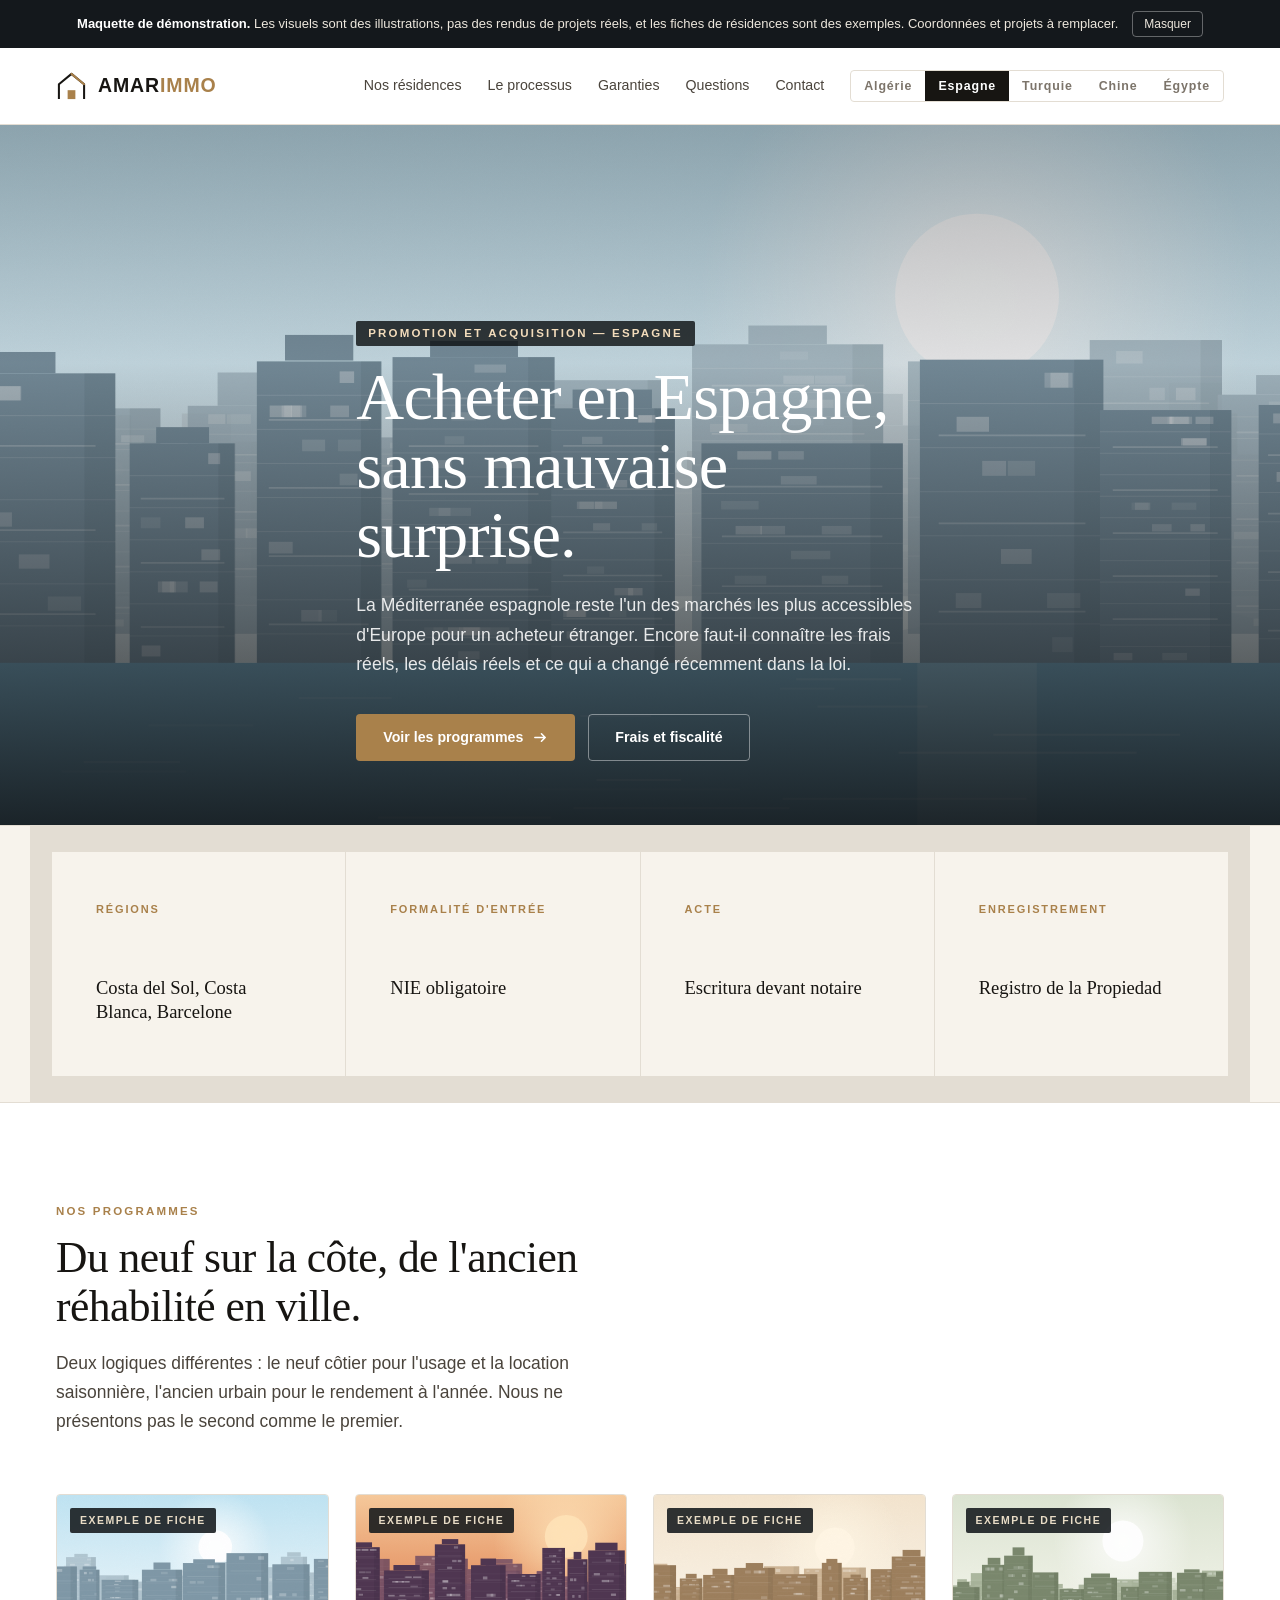
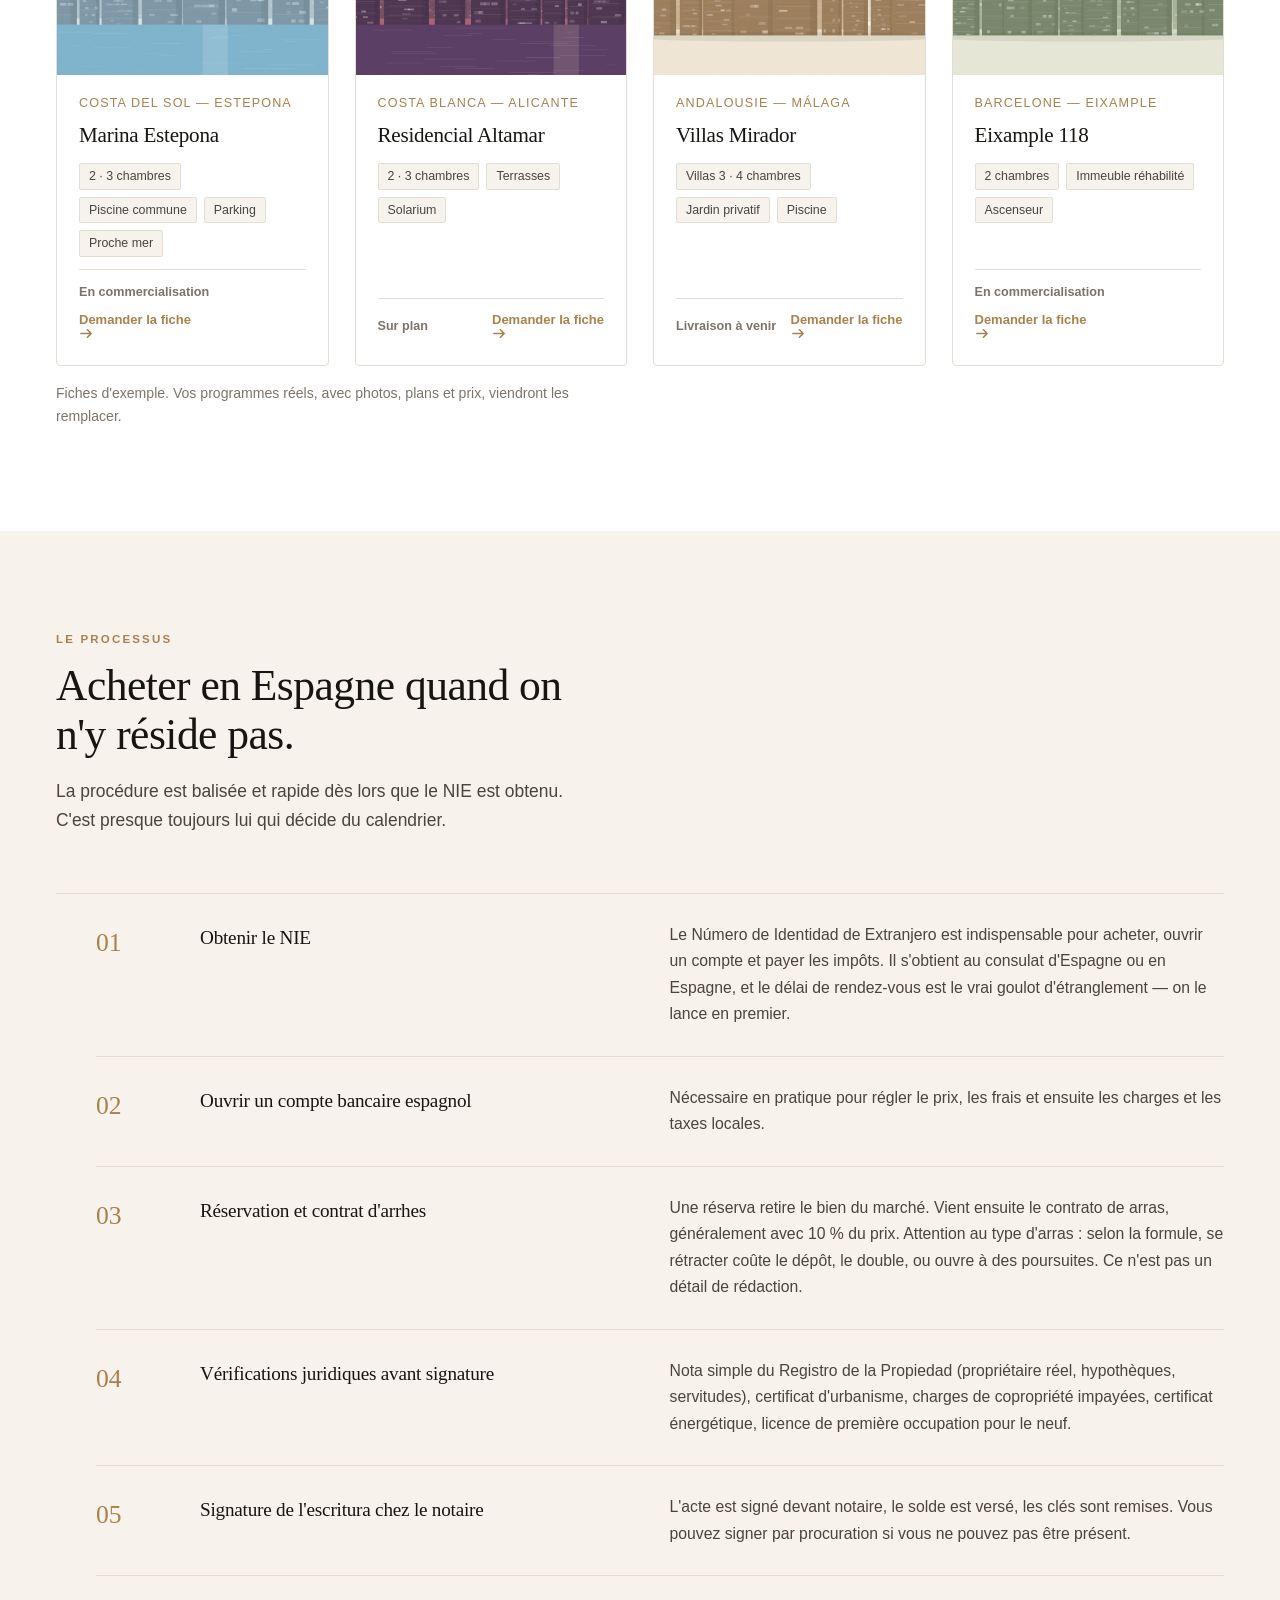
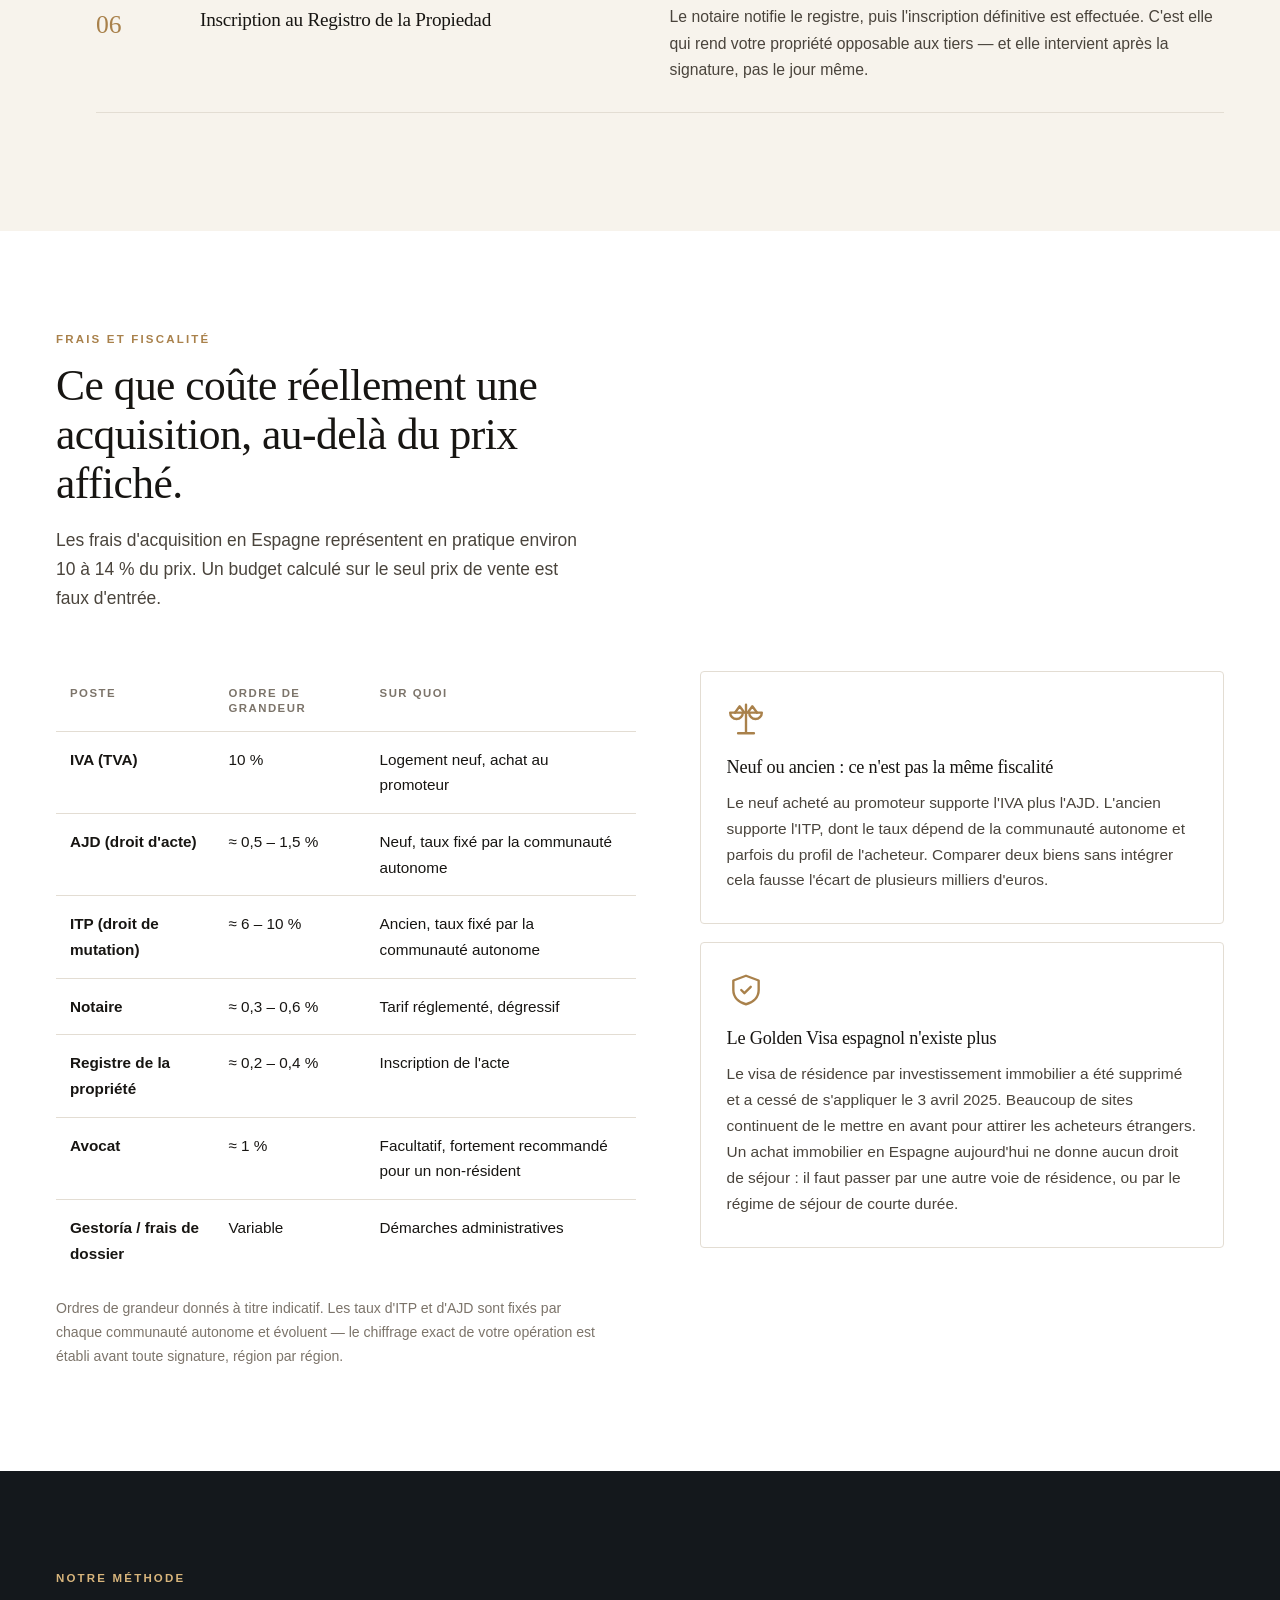
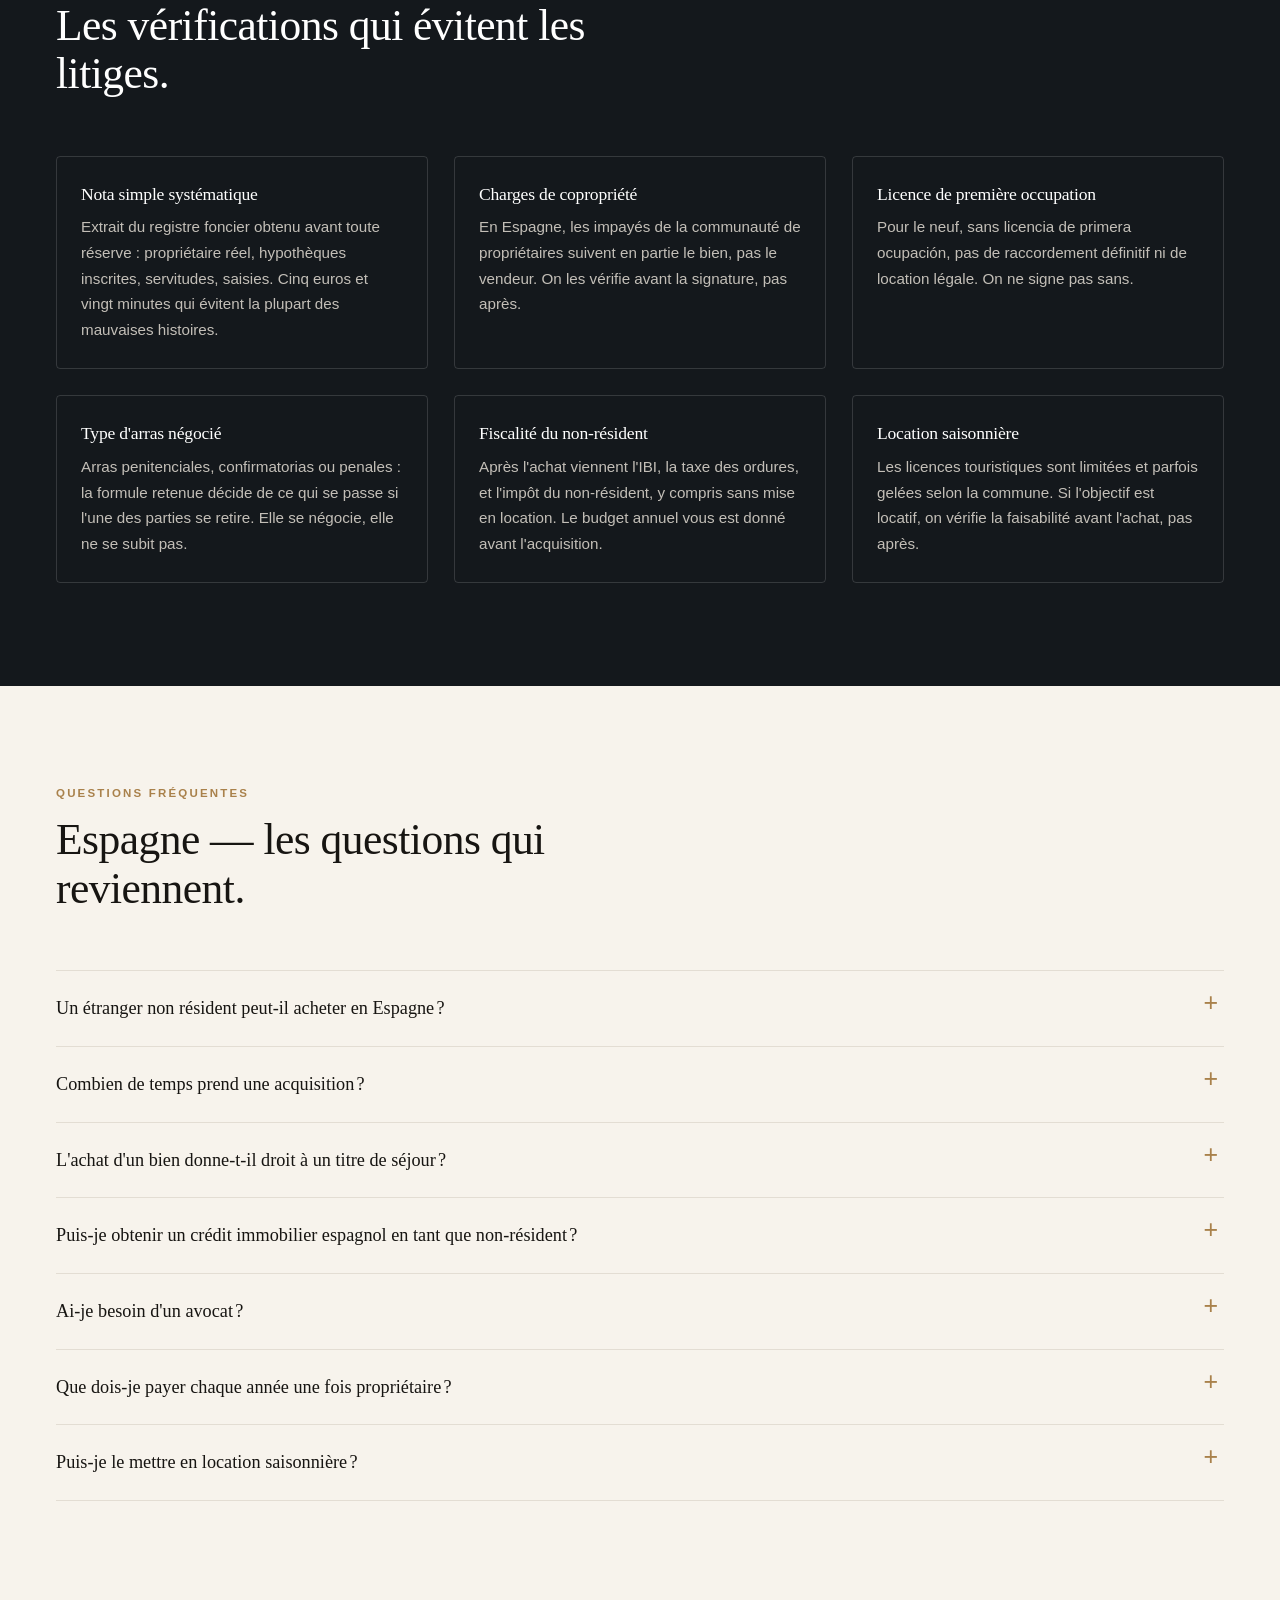
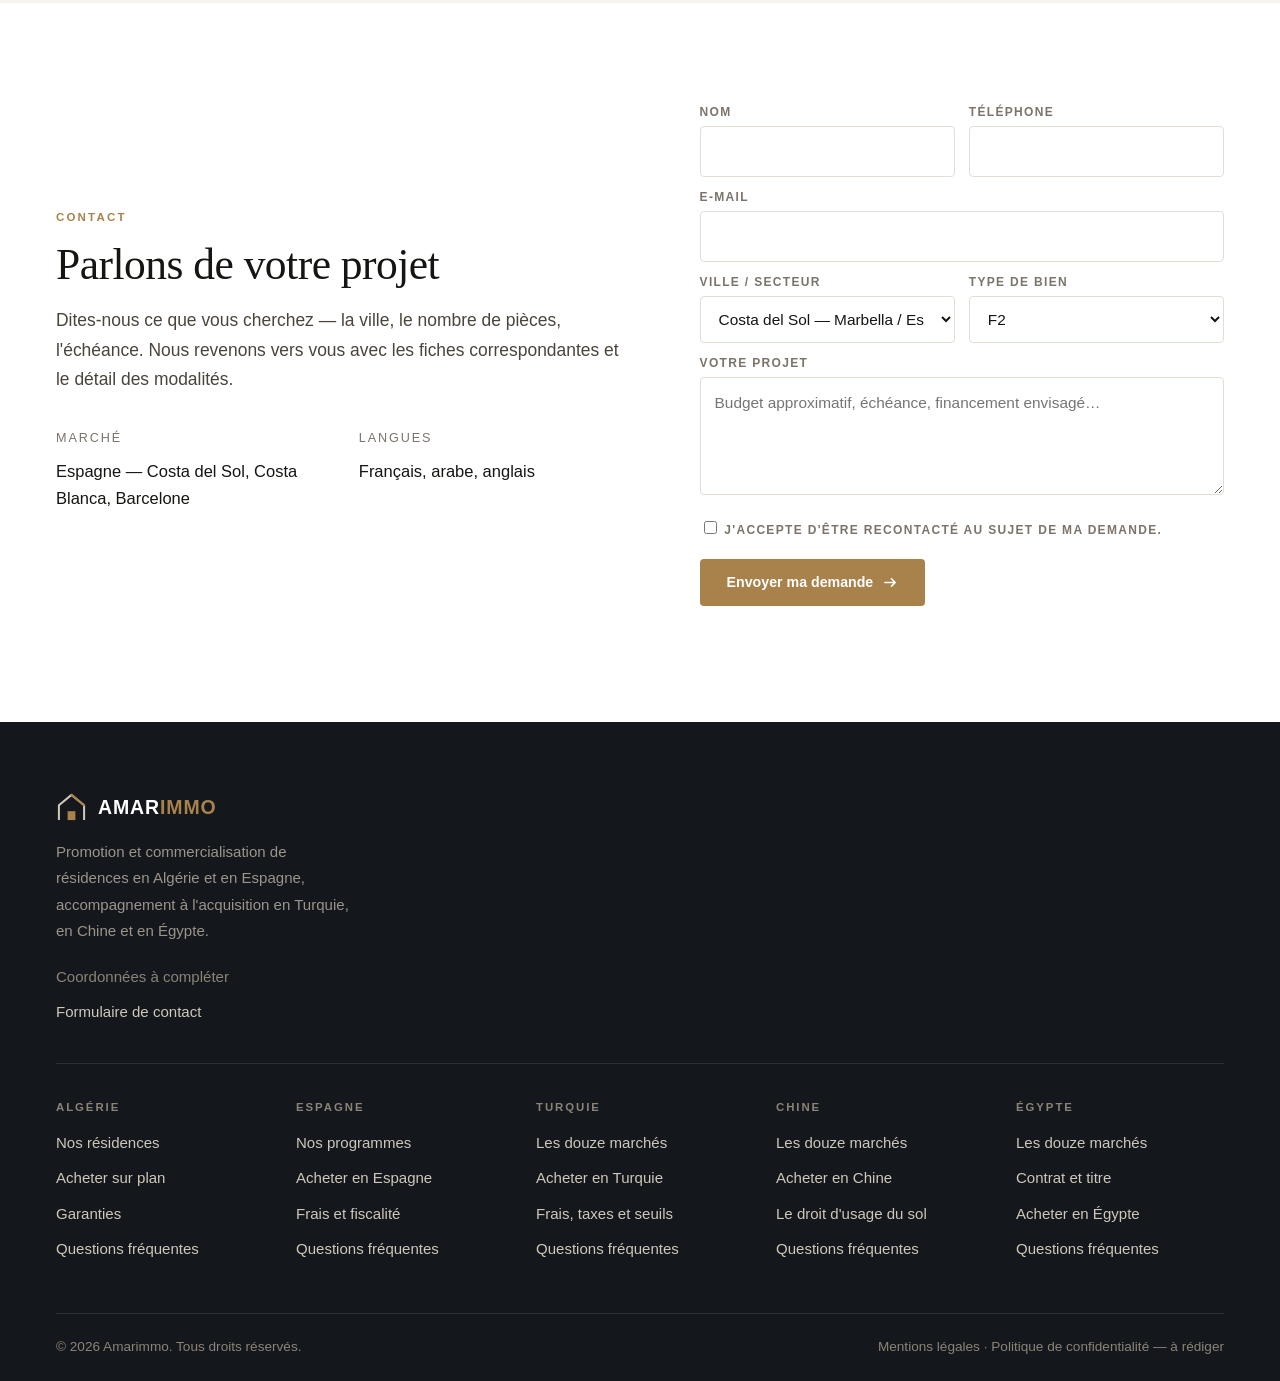
<file: espagne.html>
<!doctype html>
<html lang="fr">
<head>
<meta charset="utf-8">
<meta name="viewport" content="width=device-width,initial-scale=1">
<title>Amarimmo Espagne — Acheter un bien sur la Costa del Sol, la Costa Blanca et à Barcelone</title>
<meta name="description" content="Acquisition immobilière en Espagne pour non-résidents : NIE, contrat d&#x27;arras, escritura, frais réels et fiscalité. Programmes neufs sur la côte et ancien réhabilité en ville.">
<meta property="og:title" content="Amarimmo Espagne — Acheter un bien sur la Costa del Sol, la Costa Blanca et à Barcelone">
<meta property="og:description" content="Acquisition immobilière en Espagne pour non-résidents : NIE, contrat d&#x27;arras, escritura, frais réels et fiscalité. Programmes neufs sur la côte et ancien réhabilité en ville.">
<meta property="og:type" content="website">
<link rel="stylesheet" href="assets/site.css?v=5">
</head>
<body>
<div class="demo" id="demo">
  <span><b>Maquette de démonstration.</b> Les visuels sont des illustrations, pas des rendus de projets réels, et les fiches de résidences sont des exemples. Coordonnées et projets à remplacer.</span>
  <button onclick="document.getElementById('demo').remove()">Masquer</button>
</div>
<header class="hdr">
  <div class="wrap">
    <a class="brand" href="espagne.html">
      <svg class="mk" viewBox="0 0 32 32" fill="none" aria-hidden="true"><path d="M3 29V13.6L16 3l13 10.6V29" stroke="currentColor" stroke-width="2.1" stroke-linejoin="round"/><path d="M12 29v-9.2h8V29" fill="#A9814B"/><path d="M16 3 29 13.6" stroke="#A9814B" stroke-width="2.1" stroke-linecap="round"/></svg><span class="nm">Amar<em>immo</em></span>
    </a>
    <nav class="nav" id="nav"><a href="#residences">Nos résidences</a><a href="#processus">Le processus</a><a href="#garanties">Garanties</a><a href="#faq">Questions</a><a href="#contact">Contact</a></nav>
    <div class="mkt">
      <a href="index.html">Algérie</a>
      <a href="espagne.html" aria-current="page">Espagne</a>
      <a href="turquie.html">Turquie</a>
      <a href="chine.html">Chine</a>
      <a href="egypte.html">Égypte</a>
    </div>
    <button class="burger" aria-label="Menu" aria-expanded="false" id="burger"><span></span><span></span><span></span></button>
  </div>
</header>

<div class="hero">
  <img src="assets/hero-es.svg" alt="Illustration de résidences modernes en Espagne">
  <div class="wrap">
    <div class="eyebrow">Promotion et acquisition — Espagne</div>
    <h1>Acheter en Espagne, sans mauvaise surprise.</h1>
    <p class="sub">La Méditerranée espagnole reste l'un des marchés les plus accessibles d'Europe pour un acheteur étranger. Encore faut-il connaître les frais réels, les délais réels et ce qui a changé récemment dans la loi.</p>
    <div class="cta">
      <a class="btn btn-p" href="#residences">Voir les programmes <svg class="ar" width="15" height="15" viewBox="0 0 16 16" fill="none" aria-hidden="true"><path d="M2 8h11M9 4l4 4-4 4" stroke="currentColor" stroke-width="1.7" stroke-linecap="round" stroke-linejoin="round"/></svg></a>
      <a class="btn btn-g" href="#couts">Frais et fiscalité</a>
    </div>
  </div>
</div>

<div class="strip">
  <div class="wrap">
    <div><div class="k">Régions</div><div class="v">Costa del Sol, Costa Blanca, Barcelone</div></div>
    <div><div class="k">Formalité d'entrée</div><div class="v">NIE obligatoire</div></div>
    <div><div class="k">Acte</div><div class="v">Escritura devant notaire</div></div>
    <div><div class="k">Enregistrement</div><div class="v">Registro de la Propiedad</div></div>
  </div>
</div>

<section id="residences">
  <div class="wrap">
    <div class="head">
      <div class="eyebrow">Nos programmes</div>
      <h2>Du neuf sur la côte, de l'ancien réhabilité en ville.</h2>
      <p class="lede" style="margin-top:18px">Deux logiques différentes : le neuf côtier pour l'usage et la location saisonnière, l'ancien urbain pour le rendement à l'année. Nous ne présentons pas le second comme le premier.</p>
    </div>
    <div class="grid g4"><article class="pc">
  <div class="im"><img src="assets/es-costa.svg" alt="Illustration — Marina Estepona" loading="lazy"><span class="tag demo-tag">Exemple de fiche</span></div>
  <div class="bd">
    <span class="loc">Costa del Sol — Estepona</span>
    <h3>Marina Estepona</h3>
    <ul><li>2 · 3 chambres</li><li>Piscine commune</li><li>Parking</li><li>Proche mer</li></ul>
    <div class="ft"><span>En commercialisation</span><a href="#contact">Demander la fiche <svg class="ar" width="15" height="15" viewBox="0 0 16 16" fill="none" aria-hidden="true"><path d="M2 8h11M9 4l4 4-4 4" stroke="currentColor" stroke-width="1.7" stroke-linecap="round" stroke-linejoin="round"/></svg></a></div>
  </div>
</article><article class="pc">
  <div class="im"><img src="assets/es-alicante.svg" alt="Illustration — Residencial Altamar" loading="lazy"><span class="tag demo-tag">Exemple de fiche</span></div>
  <div class="bd">
    <span class="loc">Costa Blanca — Alicante</span>
    <h3>Residencial Altamar</h3>
    <ul><li>2 · 3 chambres</li><li>Terrasses</li><li>Solarium</li></ul>
    <div class="ft"><span>Sur plan</span><a href="#contact">Demander la fiche <svg class="ar" width="15" height="15" viewBox="0 0 16 16" fill="none" aria-hidden="true"><path d="M2 8h11M9 4l4 4-4 4" stroke="currentColor" stroke-width="1.7" stroke-linecap="round" stroke-linejoin="round"/></svg></a></div>
  </div>
</article><article class="pc">
  <div class="im"><img src="assets/es-andalousie.svg" alt="Illustration — Villas Mirador" loading="lazy"><span class="tag demo-tag">Exemple de fiche</span></div>
  <div class="bd">
    <span class="loc">Andalousie — Málaga</span>
    <h3>Villas Mirador</h3>
    <ul><li>Villas 3 · 4 chambres</li><li>Jardin privatif</li><li>Piscine</li></ul>
    <div class="ft"><span>Livraison à venir</span><a href="#contact">Demander la fiche <svg class="ar" width="15" height="15" viewBox="0 0 16 16" fill="none" aria-hidden="true"><path d="M2 8h11M9 4l4 4-4 4" stroke="currentColor" stroke-width="1.7" stroke-linecap="round" stroke-linejoin="round"/></svg></a></div>
  </div>
</article><article class="pc">
  <div class="im"><img src="assets/es-barcelona.svg" alt="Illustration — Eixample 118" loading="lazy"><span class="tag demo-tag">Exemple de fiche</span></div>
  <div class="bd">
    <span class="loc">Barcelone — Eixample</span>
    <h3>Eixample 118</h3>
    <ul><li>2 chambres</li><li>Immeuble réhabilité</li><li>Ascenseur</li></ul>
    <div class="ft"><span>En commercialisation</span><a href="#contact">Demander la fiche <svg class="ar" width="15" height="15" viewBox="0 0 16 16" fill="none" aria-hidden="true"><path d="M2 8h11M9 4l4 4-4 4" stroke="currentColor" stroke-width="1.7" stroke-linecap="round" stroke-linejoin="round"/></svg></a></div>
  </div>
</article></div>
    <p class="note">Fiches d'exemple. Vos programmes réels, avec photos, plans et prix, viendront les remplacer.</p>
  </div>
</section>

<section class="sand" id="processus">
  <div class="wrap">
    <div class="head">
      <div class="eyebrow">Le processus</div>
      <h2>Acheter en Espagne quand on n'y réside pas.</h2>
      <p class="lede" style="margin-top:18px">La procédure est balisée et rapide dès lors que le NIE est obtenu. C'est presque toujours lui qui décide du calendrier.</p>
    </div>
    <ol class="steps"><li><h3>Obtenir le NIE</h3><p>Le Número de Identidad de Extranjero est indispensable pour acheter, ouvrir un compte et payer les impôts. Il s'obtient au consulat d'Espagne ou en Espagne, et le délai de rendez-vous est le vrai goulot d'étranglement — on le lance en premier.</p></li><li><h3>Ouvrir un compte bancaire espagnol</h3><p>Nécessaire en pratique pour régler le prix, les frais et ensuite les charges et les taxes locales.</p></li><li><h3>Réservation et contrat d'arrhes</h3><p>Une réserva retire le bien du marché. Vient ensuite le contrato de arras, généralement avec 10 % du prix. Attention au type d'arras : selon la formule, se rétracter coûte le dépôt, le double, ou ouvre à des poursuites. Ce n'est pas un détail de rédaction.</p></li><li><h3>Vérifications juridiques avant signature</h3><p>Nota simple du Registro de la Propiedad (propriétaire réel, hypothèques, servitudes), certificat d'urbanisme, charges de copropriété impayées, certificat énergétique, licence de première occupation pour le neuf.</p></li><li><h3>Signature de l'escritura chez le notaire</h3><p>L'acte est signé devant notaire, le solde est versé, les clés sont remises. Vous pouvez signer par procuration si vous ne pouvez pas être présent.</p></li><li><h3>Inscription au Registro de la Propiedad</h3><p>Le notaire notifie le registre, puis l'inscription définitive est effectuée. C'est elle qui rend votre propriété opposable aux tiers — et elle intervient après la signature, pas le jour même.</p></li></ol>
  </div>
</section>

<section id="couts">
  <div class="wrap">
    <div class="head">
      <div class="eyebrow">Frais et fiscalité</div>
      <h2>Ce que coûte réellement une acquisition, au-delà du prix affiché.</h2>
      <p class="lede" style="margin-top:18px">Les frais d'acquisition en Espagne représentent en pratique environ 10 à 14 % du prix. Un budget calculé sur le seul prix de vente est faux d'entrée.</p>
    </div>
    <div class="split" style="align-items:start">
      <div class="tbl-wrap"><table class="tbl">
        <tr><th>Poste</th><th>Ordre de grandeur</th><th>Sur quoi</th></tr>
        <tr><td>IVA (TVA)</td><td>10 %</td><td>Logement neuf, achat au promoteur</td></tr>
        <tr><td>AJD (droit d'acte)</td><td>≈ 0,5 – 1,5 %</td><td>Neuf, taux fixé par la communauté autonome</td></tr>
        <tr><td>ITP (droit de mutation)</td><td>≈ 6 – 10 %</td><td>Ancien, taux fixé par la communauté autonome</td></tr>
        <tr><td>Notaire</td><td>≈ 0,3 – 0,6 %</td><td>Tarif réglementé, dégressif</td></tr>
        <tr><td>Registre de la propriété</td><td>≈ 0,2 – 0,4 %</td><td>Inscription de l'acte</td></tr>
        <tr><td>Avocat</td><td>≈ 1 %</td><td>Facultatif, fortement recommandé pour un non-résident</td></tr>
        <tr><td>Gestoría / frais de dossier</td><td>Variable</td><td>Démarches administratives</td></tr>
      </table></div>
      <div>
        <div class="fc" style="margin-bottom:18px">
          <svg class="ic" viewBox="0 0 24 24" fill="none" stroke="currentColor" stroke-width="1.5" stroke-linecap="round" stroke-linejoin="round" aria-hidden="true"><path d="M12 3v18M7 21h10"/><path d="m5 8 3-4 3 4M13 8l3-4 3 4"/><path d="M2 8h8a4 4 0 0 1-8 0ZM14 8h8a4 4 0 0 1-8 0Z"/></svg>
          <h3>Neuf ou ancien : ce n'est pas la même fiscalité</h3>
          <p>Le neuf acheté au promoteur supporte l'IVA plus l'AJD. L'ancien supporte l'ITP, dont le taux dépend de la communauté autonome et parfois du profil de l'acheteur. Comparer deux biens sans intégrer cela fausse l'écart de plusieurs milliers d'euros.</p>
        </div>
        <div class="fc">
          <svg class="ic" viewBox="0 0 24 24" fill="none" stroke="currentColor" stroke-width="1.5" stroke-linecap="round" stroke-linejoin="round" aria-hidden="true"><path d="M12 3 20 6v6c0 4.6-3.3 7.9-8 9-4.7-1.1-8-4.4-8-9V6Z"/><path d="m9 12 2 2 4-4"/></svg>
          <h3>Le Golden Visa espagnol n'existe plus</h3>
          <p>Le visa de résidence par investissement immobilier a été supprimé et a cessé de s'appliquer le 3 avril 2025. Beaucoup de sites continuent de le mettre en avant pour attirer les acheteurs étrangers. Un achat immobilier en Espagne aujourd'hui ne donne aucun droit de séjour : il faut passer par une autre voie de résidence, ou par le régime de séjour de courte durée.</p>
        </div>
      </div>
    </div>
    <p class="note">Ordres de grandeur donnés à titre indicatif. Les taux d'ITP et d'AJD sont fixés par chaque communauté autonome et évoluent — le chiffrage exact de votre opération est établi avant toute signature, région par région.</p>
  </div>
</section>

<section class="dark" id="garanties">
  <div class="wrap">
    <div class="head"><div class="eyebrow">Notre méthode</div><h2>Les vérifications qui évitent les litiges.</h2></div>
    <div class="grid g3">
      <div class="box"><h3>Nota simple systématique</h3><p>Extrait du registre foncier obtenu avant toute réserve : propriétaire réel, hypothèques inscrites, servitudes, saisies. Cinq euros et vingt minutes qui évitent la plupart des mauvaises histoires.</p></div>
      <div class="box"><h3>Charges de copropriété</h3><p>En Espagne, les impayés de la communauté de propriétaires suivent en partie le bien, pas le vendeur. On les vérifie avant la signature, pas après.</p></div>
      <div class="box"><h3>Licence de première occupation</h3><p>Pour le neuf, sans licencia de primera ocupación, pas de raccordement définitif ni de location légale. On ne signe pas sans.</p></div>
      <div class="box"><h3>Type d'arras négocié</h3><p>Arras penitenciales, confirmatorias ou penales : la formule retenue décide de ce qui se passe si l'une des parties se retire. Elle se négocie, elle ne se subit pas.</p></div>
      <div class="box"><h3>Fiscalité du non-résident</h3><p>Après l'achat viennent l'IBI, la taxe des ordures, et l'impôt du non-résident, y compris sans mise en location. Le budget annuel vous est donné avant l'acquisition.</p></div>
      <div class="box"><h3>Location saisonnière</h3><p>Les licences touristiques sont limitées et parfois gelées selon la commune. Si l'objectif est locatif, on vérifie la faisabilité avant l'achat, pas après.</p></div>
    </div>
  </div>
</section>

<section class="sand" id="faq">
  <div class="wrap">
    <div class="head"><div class="eyebrow">Questions fréquentes</div><h2>Espagne — les questions qui reviennent.</h2></div>
    <div class="faq"><details><summary>Un étranger non résident peut-il acheter en Espagne ?</summary><div class="a"><p>Oui, sans restriction de nationalité pour l'immobilier résidentiel. Il faut un NIE et, en pratique, un compte bancaire espagnol.</p></div></details><details><summary>Combien de temps prend une acquisition ?</summary><div class="a"><p>Une fois le NIE en main, comptez généralement de six à dix semaines entre la réservation et la signature de l'escritura pour un bien existant. L'obtention du NIE est ce qui varie le plus, selon les délais de rendez-vous consulaires.</p></div></details><details><summary>L'achat d'un bien donne-t-il droit à un titre de séjour ?</summary><div class="a"><p>Non. Le Golden Visa par investissement immobilier a été supprimé et ne s'applique plus depuis le 3 avril 2025. Toute page qui l'annonce encore n'est pas à jour.</p></div></details><details><summary>Puis-je obtenir un crédit immobilier espagnol en tant que non-résident ?</summary><div class="a"><p>C'est possible, mais l'apport demandé est plus élevé que pour un résident : les banques espagnoles financent couramment jusqu'à 60 à 70 % de la valeur pour un non-résident. Le reste, plus les frais d'acquisition, doit être disponible.</p></div></details><details><summary>Ai-je besoin d'un avocat ?</summary><div class="a"><p>Ce n'est pas obligatoire, et c'est fortement conseillé pour un non-résident. Le notaire espagnol authentifie l'acte, il ne défend pas vos intérêts ni ne mène les vérifications à votre place. Comptez environ 1 % du prix.</p></div></details><details><summary>Que dois-je payer chaque année une fois propriétaire ?</summary><div class="a"><p>L'IBI (taxe foncière locale), la taxe d'enlèvement des ordures, les charges de copropriété, et l'impôt sur le revenu des non-résidents — qui est dû même si le bien n'est pas loué, sur une base forfaitaire.</p></div></details><details><summary>Puis-je le mettre en location saisonnière ?</summary><div class="a"><p>Cela dépend entièrement de la commune et de la communauté autonome. Plusieurs zones très demandées ont gelé la délivrance de nouvelles licences touristiques. La question se tranche avant l'achat.</p></div></details></div>
  </div>
</section>

<section id="contact">
  <div class="wrap">
    <div class="split">
      <div>
        <div class="eyebrow">Contact</div>
        <h2>Parlons de votre projet</h2>
        <p class="lede" style="margin-top:18px">Dites-nous ce que vous cherchez — la ville, le nombre de pièces, l'échéance. Nous revenons vers vous avec les fiches correspondantes et le détail des modalités.</p>
        <div class="grid g2" style="margin-top:34px">
          <div><h4 style="font-family:var(--sans);font-size:.79rem;letter-spacing:.15em;text-transform:uppercase;color:var(--ink-3);margin-bottom:8px">Marché</h4><p>Espagne — Costa del Sol, Costa Blanca, Barcelone</p></div>
          <div><h4 style="font-family:var(--sans);font-size:.79rem;letter-spacing:.15em;text-transform:uppercase;color:var(--ink-3);margin-bottom:8px">Langues</h4><p>Français, arabe, anglais</p></div>
        </div>
      </div>
      <form class="form" data-demo>
        <div><label for="n">Nom</label><input id="n" name="nom" required></div>
        <div><label for="p">Téléphone</label><input id="p" name="tel" type="tel" required></div>
        <div class="full"><label for="e">E-mail</label><input id="e" name="email" type="email" required></div>
        <div><label for="v">Ville / secteur</label><select id="v" name="ville"><option>Costa del Sol — Marbella / Estepona</option><option>Costa del Sol — Málaga</option><option>Costa Blanca — Alicante</option><option>Costa Blanca — Torrevieja</option><option>Barcelone</option><option>Madrid</option><option>Autre région</option></select></div>
        <div><label for="t">Type de bien</label><select id="t" name="type"><option>F2</option><option>F3</option><option>F4</option><option>F5 et +</option><option>Duplex / penthouse</option><option>Villa</option><option>Local commercial</option></select></div>
        <div class="full"><label for="m">Votre projet</label><textarea id="m" name="message" placeholder="Budget approximatif, échéance, financement envisagé…"></textarea></div>
        <label class="consent full"><input type="checkbox" required> J'accepte d'être recontacté au sujet de ma demande.</label>
        <div class="full"><button class="btn btn-p" type="submit">Envoyer ma demande <svg class="ar" width="15" height="15" viewBox="0 0 16 16" fill="none" aria-hidden="true"><path d="M2 8h11M9 4l4 4-4 4" stroke="currentColor" stroke-width="1.7" stroke-linecap="round" stroke-linejoin="round"/></svg></button></div>
        <p class="formnote full" data-note></p>
      </form>
    </div>
  </div>
</section>

<footer class="ft-main">
  <div class="wrap">
    <div class="cols">
      <div class="ft-brand">
        <div class="brand"><svg class="mk" viewBox="0 0 32 32" fill="none" aria-hidden="true"><path d="M3 29V13.6L16 3l13 10.6V29" stroke="currentColor" stroke-width="2.1" stroke-linejoin="round"/><path d="M12 29v-9.2h8V29" fill="#A9814B"/><path d="M16 3 29 13.6" stroke="#A9814B" stroke-width="2.1" stroke-linecap="round"/></svg><span class="nm" style="color:#fff">Amar<em style="color:#A9814B;font-style:normal">immo</em></span></div>
        <p class="bl">Promotion et commercialisation de résidences en Algérie et en Espagne, accompagnement à l'acquisition en Turquie, en Chine et en Égypte.</p>
        <ul style="margin-top:20px">
          <li class="muted" style="color:#8C8377">Coordonnées à compléter</li>
          <li><a href="#contact">Formulaire de contact</a></li>
        </ul>
      </div>
      <div class="ft-links">
      <div>
        <h4>Algérie</h4>
        <ul>
          <li><a href="index.html#residences">Nos résidences</a></li>
          <li><a href="index.html#processus">Acheter sur plan</a></li>
          <li><a href="index.html#garanties">Garanties</a></li>
          <li><a href="index.html#faq">Questions fréquentes</a></li>
        </ul>
      </div>
      <div>
        <h4>Espagne</h4>
        <ul>
          <li><a href="espagne.html#residences">Nos programmes</a></li>
          <li><a href="espagne.html#processus">Acheter en Espagne</a></li>
          <li><a href="espagne.html#couts">Frais et fiscalité</a></li>
          <li><a href="espagne.html#faq">Questions fréquentes</a></li>
        </ul>
      </div>
      <div>
        <h4>Turquie</h4>
        <ul>
          <li><a href="turquie.html#villes">Les douze marchés</a></li>
          <li><a href="turquie.html#processus">Acheter en Turquie</a></li>
          <li><a href="turquie.html#couts">Frais, taxes et seuils</a></li>
          <li><a href="turquie.html#faq">Questions fréquentes</a></li>
        </ul>
      </div>
      <div>
        <h4>Chine</h4>
        <ul>
          <li><a href="chine.html#villes">Les douze marchés</a></li>
          <li><a href="chine.html#processus">Acheter en Chine</a></li>
          <li><a href="chine.html#sol">Le droit d'usage du sol</a></li>
          <li><a href="chine.html#faq">Questions fréquentes</a></li>
        </ul>
      </div>
      <div>
        <h4>Égypte</h4>
        <ul>
          <li><a href="egypte.html#villes">Les douze marchés</a></li>
          <li><a href="egypte.html#titre">Contrat et titre</a></li>
          <li><a href="egypte.html#processus">Acheter en Égypte</a></li>
          <li><a href="egypte.html#faq">Questions fréquentes</a></li>
        </ul>
      </div>
      </div>
    </div>
  </div>
  <div class="wrap">
    <div class="ft-bot">
      <span>© 2026 Amarimmo. Tous droits réservés.</span>
      <span>Mentions légales · Politique de confidentialité — à rédiger</span>
    </div>
  </div>
</footer>
<script>
(function(){
  var b=document.getElementById('burger'), n=document.getElementById('nav');
  if(b&&n) b.addEventListener('click',function(){
    var open=n.classList.toggle('open');
    b.setAttribute('aria-expanded', open?'true':'false');
  });
  // the form is a front-end demo: there is no endpoint yet, so intercept rather than
  // let a submit reload the page and look broken
  document.querySelectorAll('form[data-demo]').forEach(function(f){
    f.addEventListener('submit',function(e){
      e.preventDefault();
      var n=f.querySelector('[data-note]');
      if(n) n.textContent="Formulaire de démonstration — non connecté. Indiquez l'adresse de réception et je le branche.";
    });
  });
})();
</script>
</body>
</html>
</file>
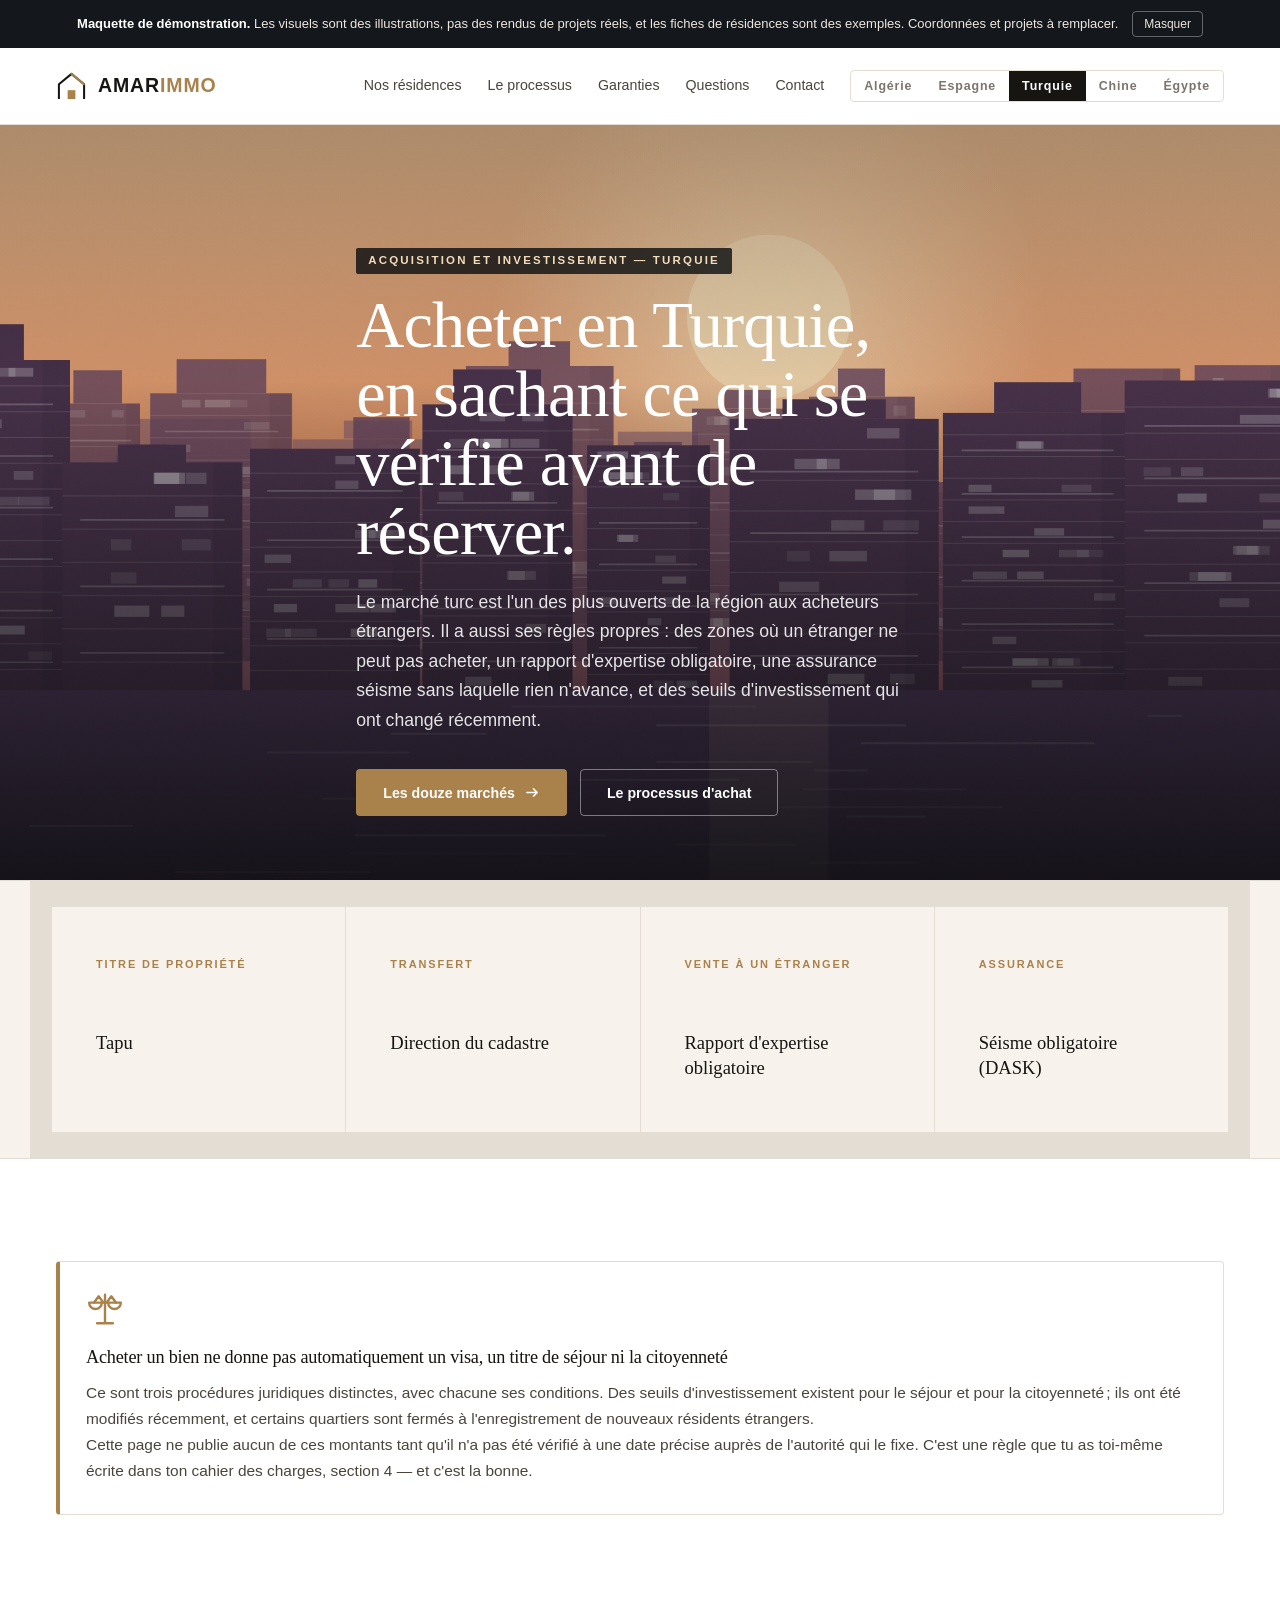
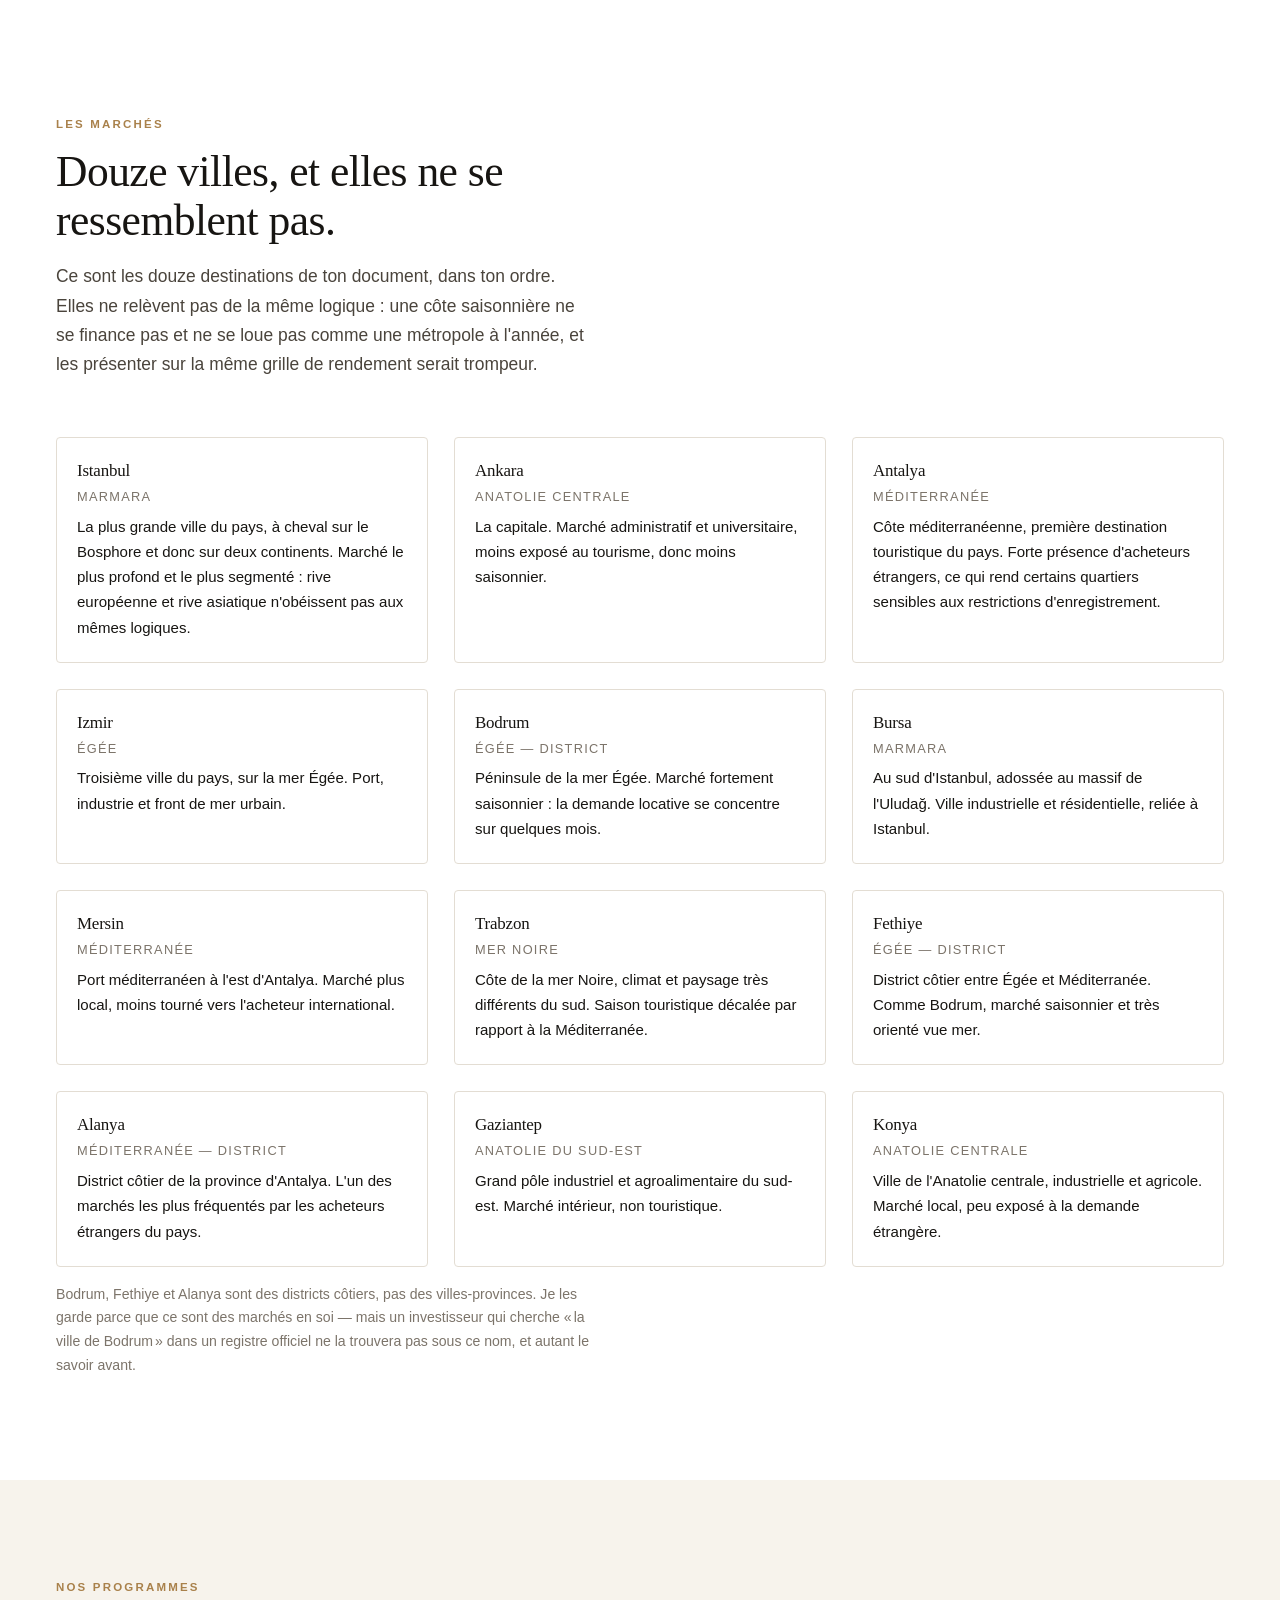
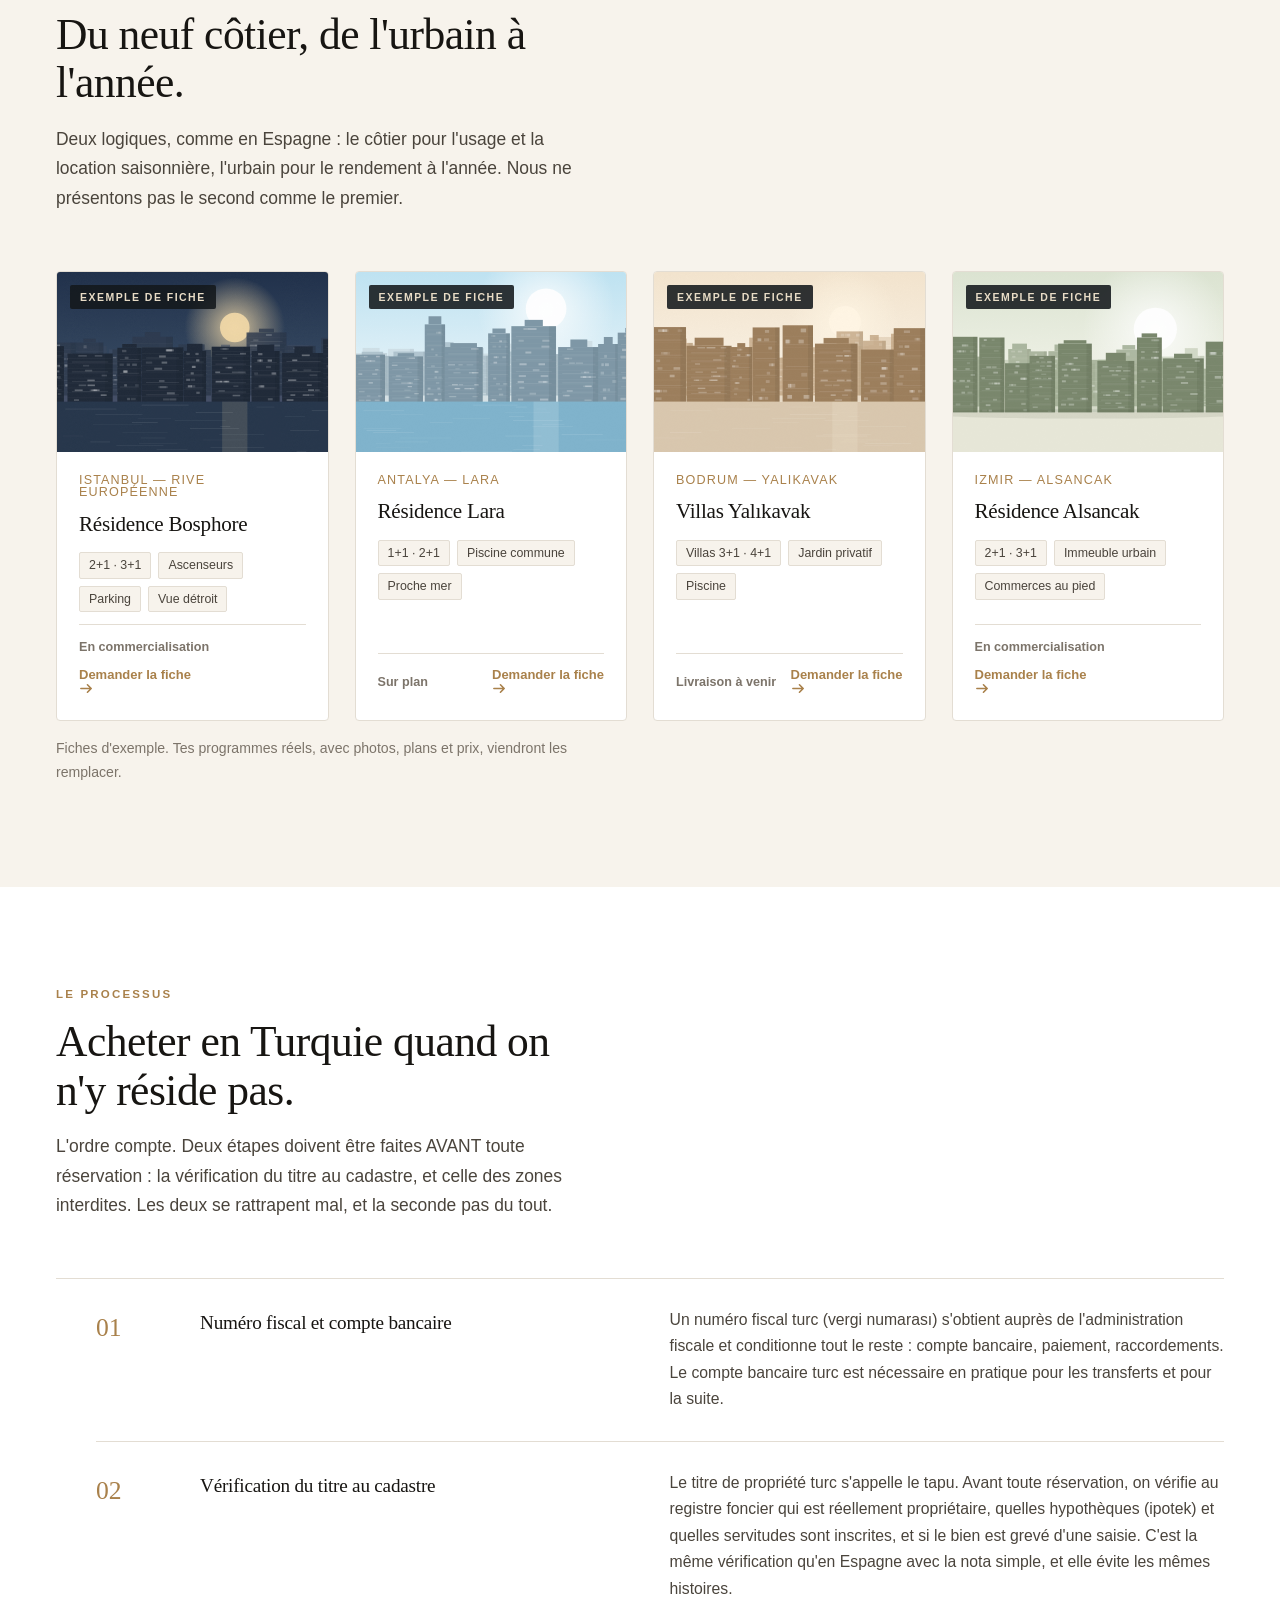
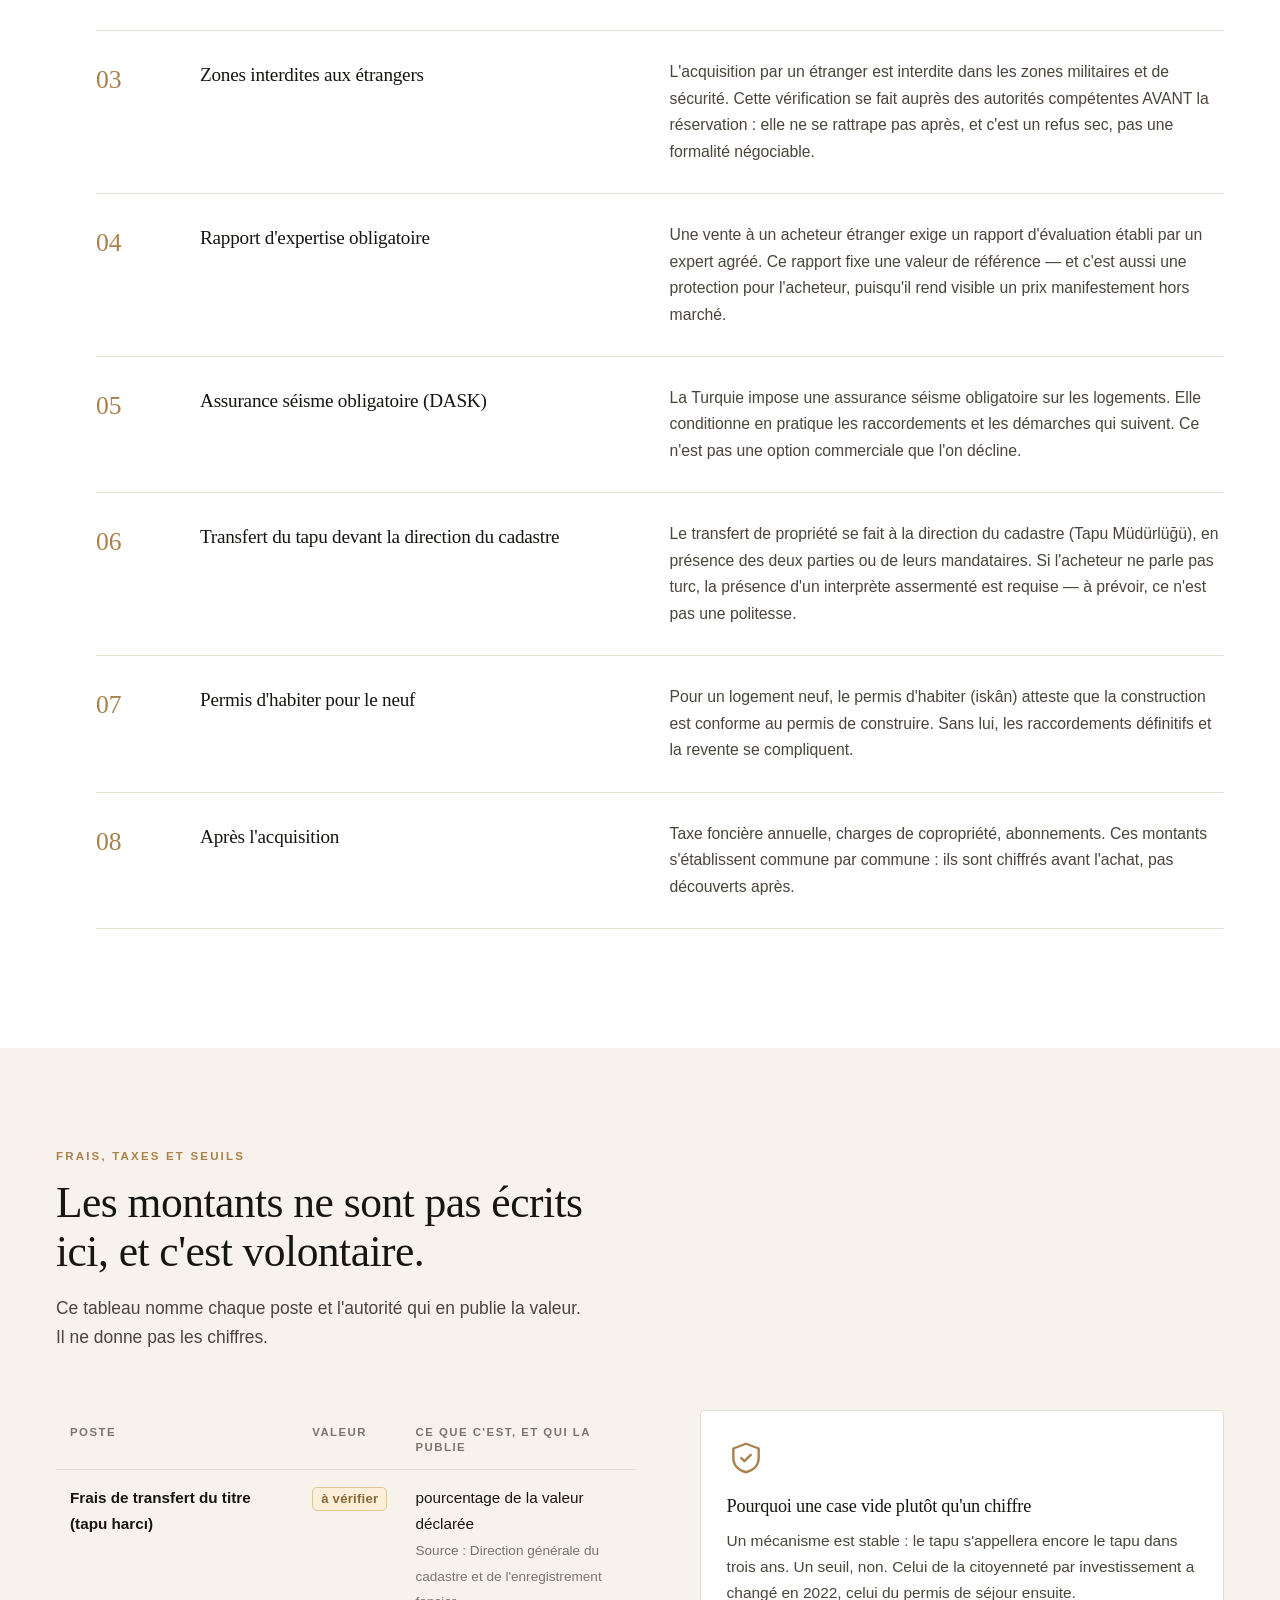
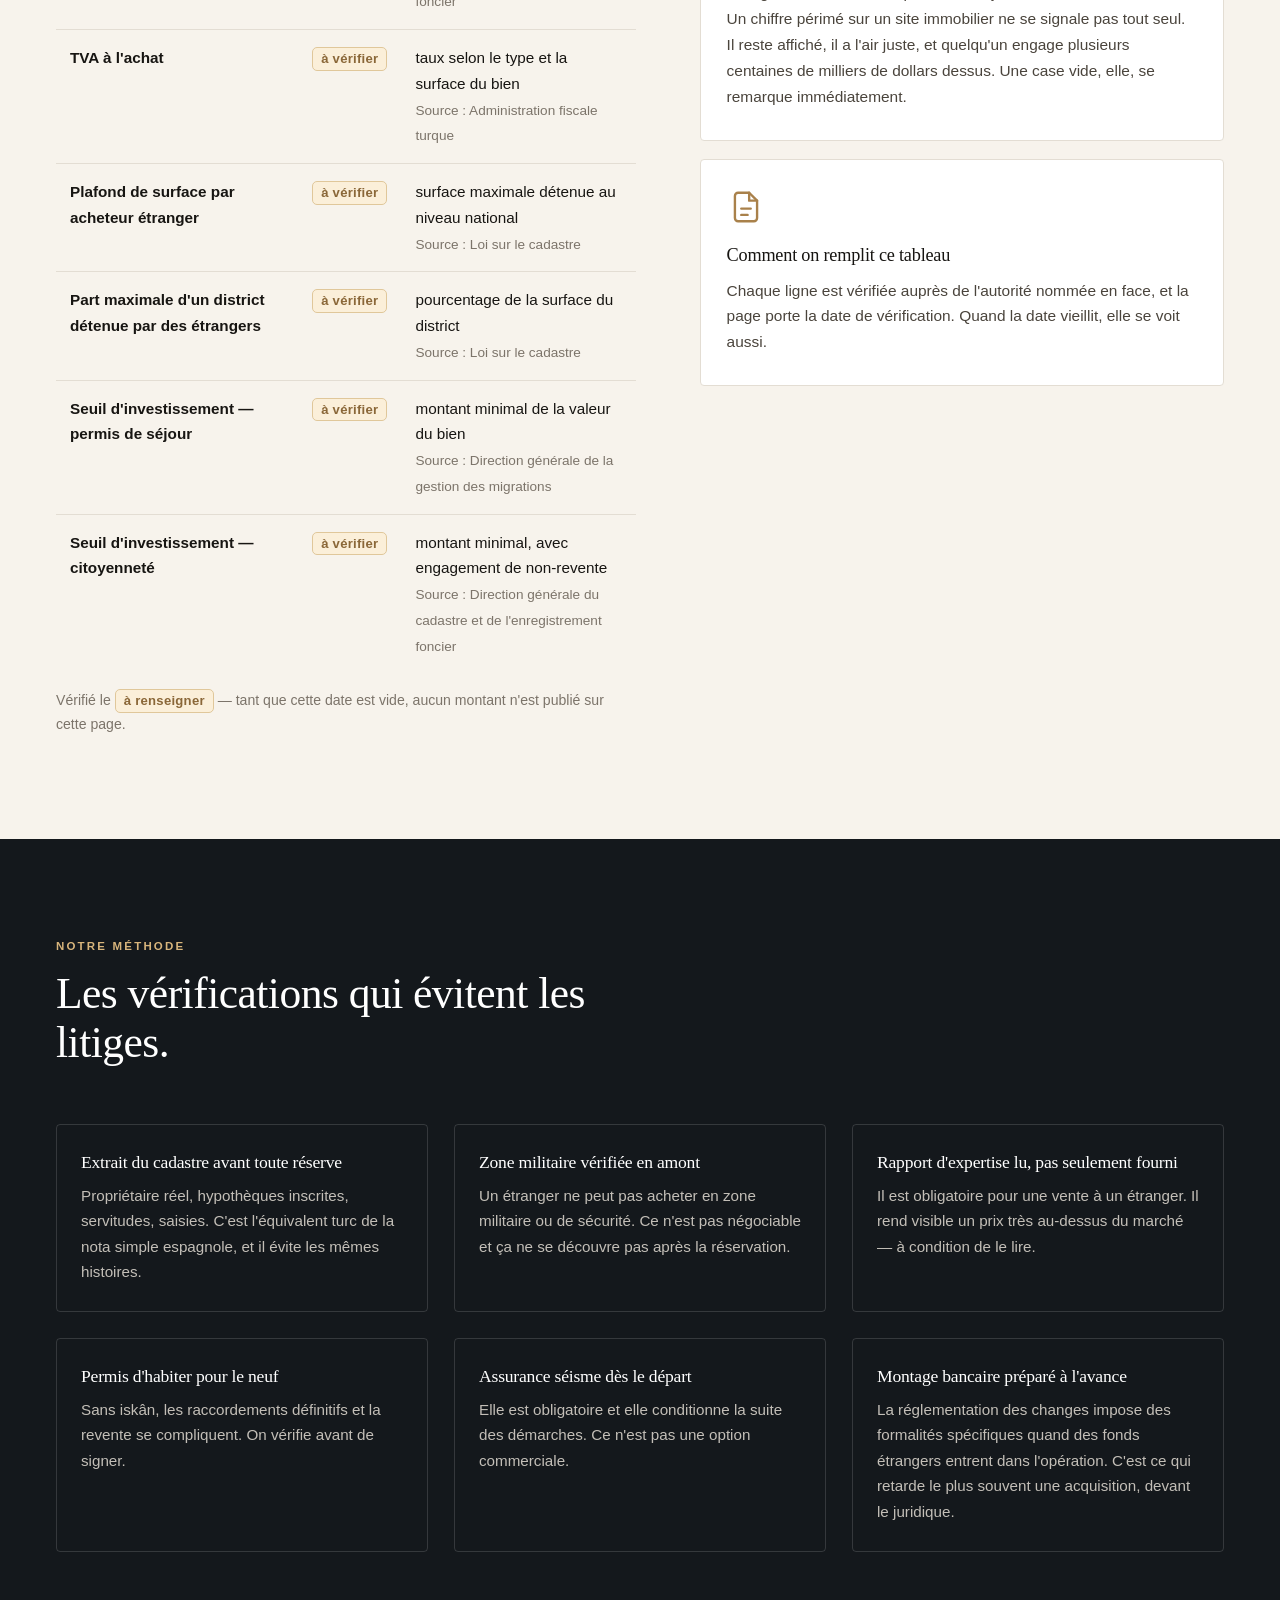
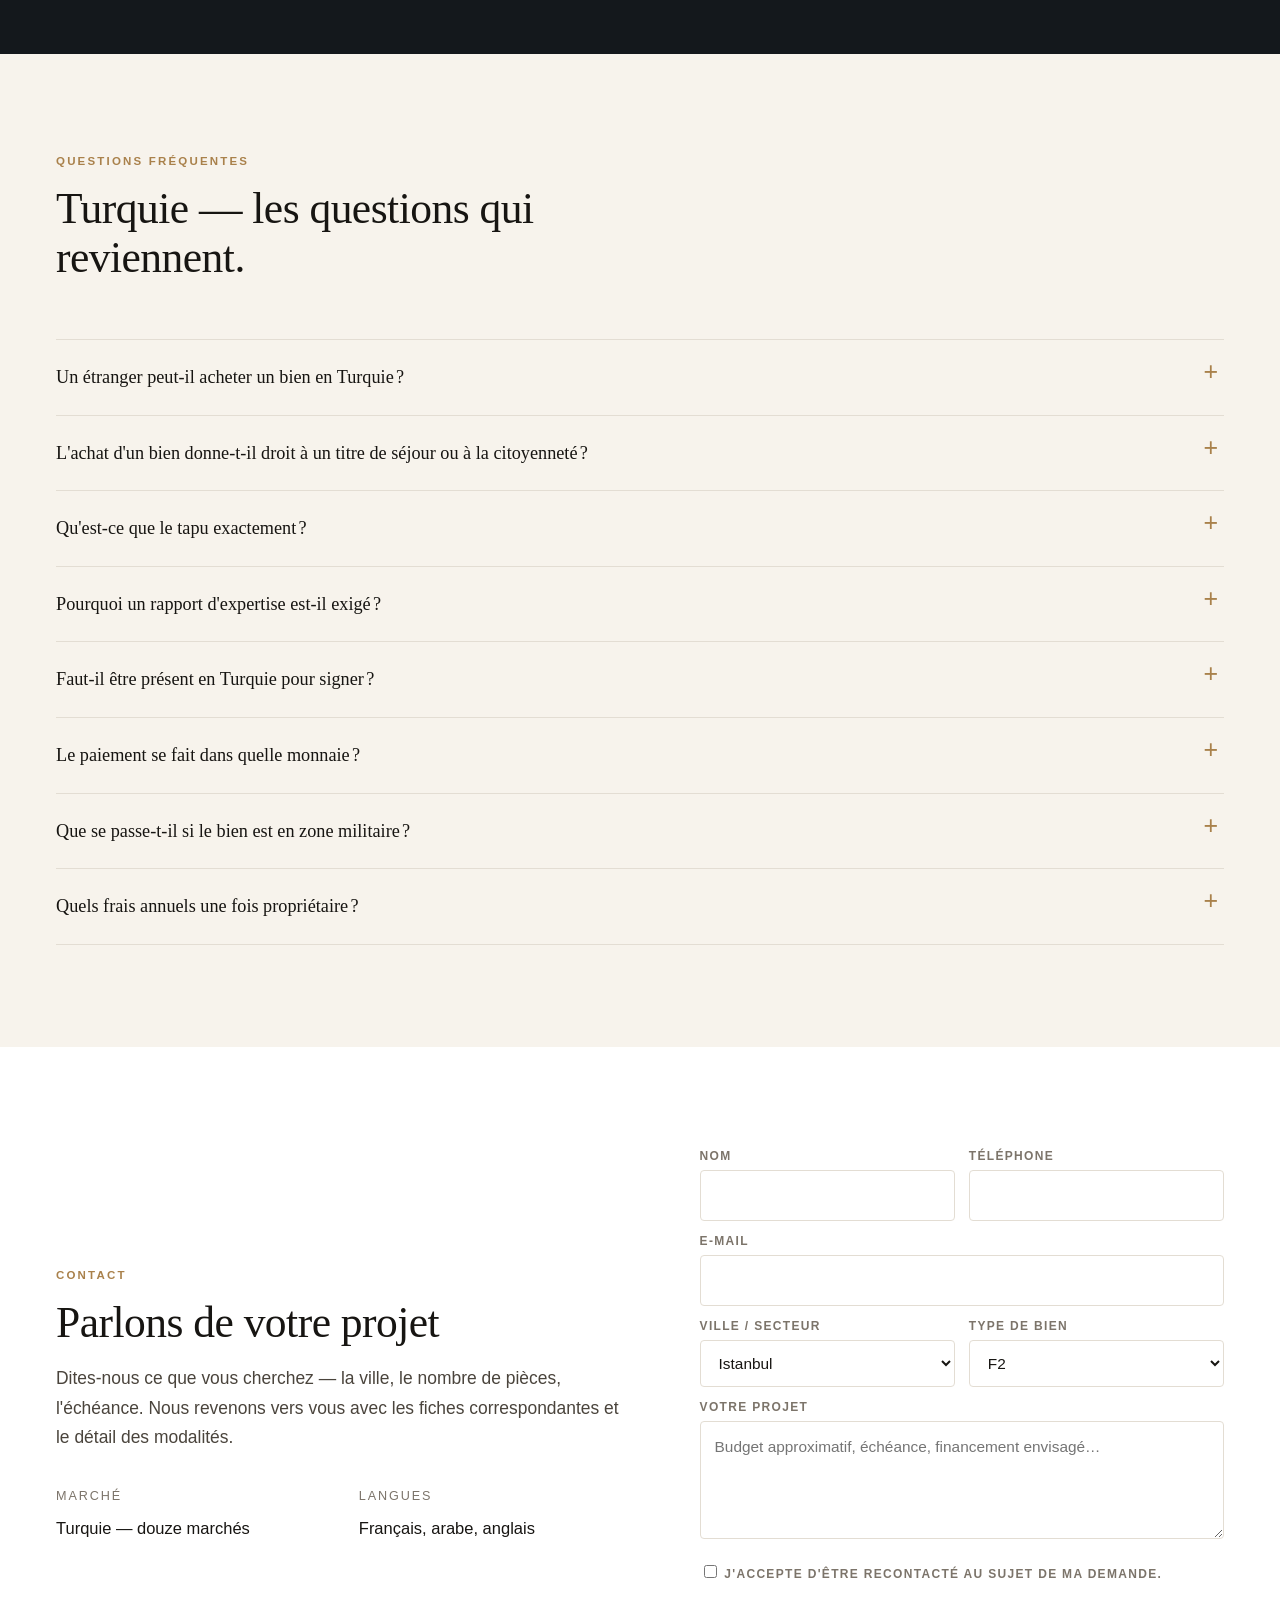
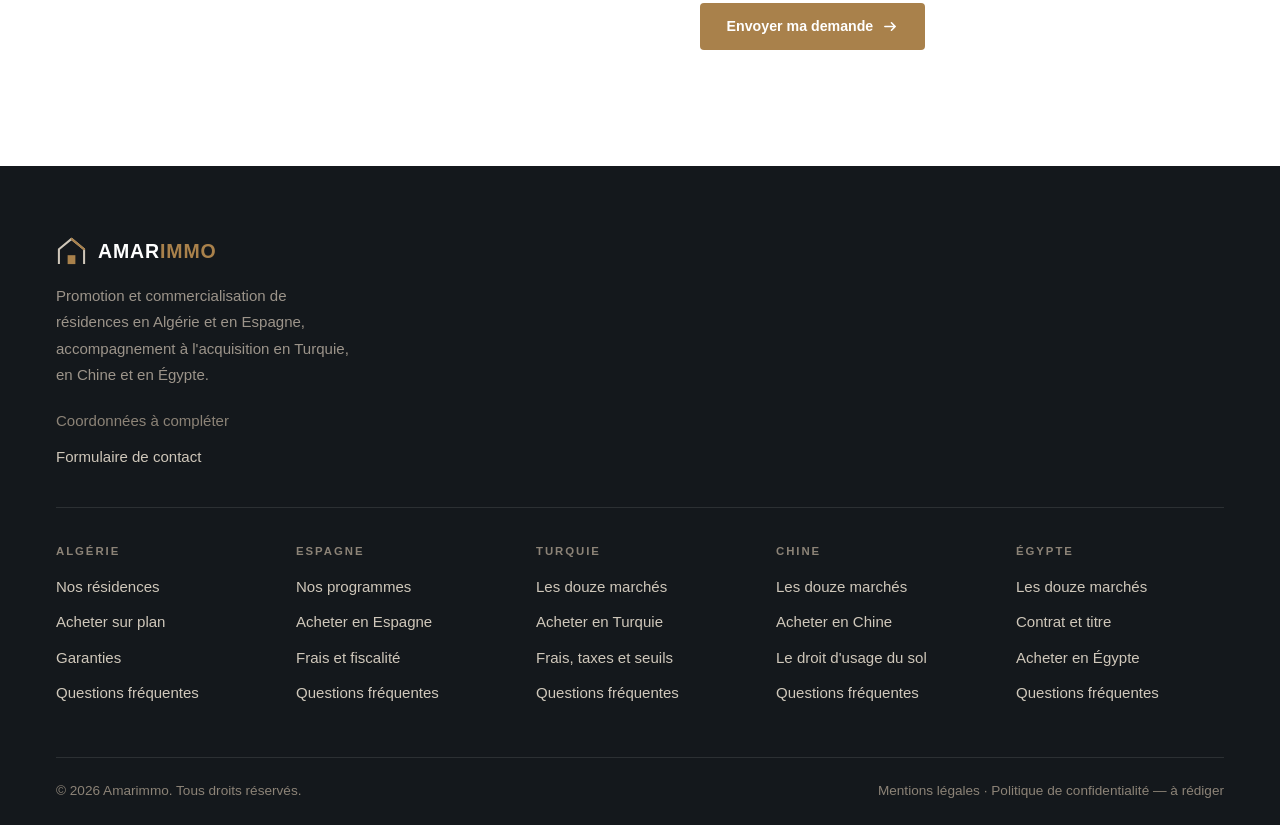
<file: turquie.html>
<!doctype html>
<html lang="fr">
<head>
<meta charset="utf-8">
<meta name="viewport" content="width=device-width,initial-scale=1">
<title>Amarimmo Turquie — Acheter un bien à Istanbul, Antalya, Izmir, Bodrum et neuf autres marchés</title>
<meta name="description" content="Acquisition immobilière en Turquie pour acheteurs étrangers : tapu, rapport d&#x27;expertise obligatoire, zones interdites, assurance séisme, et douze marchés expliqués. Aucun seuil d&#x27;investissement publié sans date de vérification.">
<meta property="og:title" content="Amarimmo Turquie — Acheter un bien à Istanbul, Antalya, Izmir, Bodrum et neuf autres marchés">
<meta property="og:description" content="Acquisition immobilière en Turquie pour acheteurs étrangers : tapu, rapport d&#x27;expertise obligatoire, zones interdites, assurance séisme, et douze marchés expliqués. Aucun seuil d&#x27;investissement publié sans date de vérification.">
<meta property="og:type" content="website">
<link rel="stylesheet" href="assets/site.css?v=5">
</head>
<body>
<div class="demo" id="demo">
  <span><b>Maquette de démonstration.</b> Les visuels sont des illustrations, pas des rendus de projets réels, et les fiches de résidences sont des exemples. Coordonnées et projets à remplacer.</span>
  <button onclick="document.getElementById('demo').remove()">Masquer</button>
</div>
<header class="hdr">
  <div class="wrap">
    <a class="brand" href="turquie.html">
      <svg class="mk" viewBox="0 0 32 32" fill="none" aria-hidden="true"><path d="M3 29V13.6L16 3l13 10.6V29" stroke="currentColor" stroke-width="2.1" stroke-linejoin="round"/><path d="M12 29v-9.2h8V29" fill="#A9814B"/><path d="M16 3 29 13.6" stroke="#A9814B" stroke-width="2.1" stroke-linecap="round"/></svg><span class="nm">Amar<em>immo</em></span>
    </a>
    <nav class="nav" id="nav"><a href="#residences">Nos résidences</a><a href="#processus">Le processus</a><a href="#garanties">Garanties</a><a href="#faq">Questions</a><a href="#contact">Contact</a></nav>
    <div class="mkt">
      <a href="index.html">Algérie</a>
      <a href="espagne.html">Espagne</a>
      <a href="turquie.html" aria-current="page">Turquie</a>
      <a href="chine.html">Chine</a>
      <a href="egypte.html">Égypte</a>
    </div>
    <button class="burger" aria-label="Menu" aria-expanded="false" id="burger"><span></span><span></span><span></span></button>
  </div>
</header>

<div class="hero">
  <img src="assets/hero-tr.svg" alt="Illustration de résidences modernes en Turquie">
  <div class="wrap">
    <div class="eyebrow">Acquisition et investissement — Turquie</div>
    <h1>Acheter en Turquie, en sachant ce qui se vérifie avant de réserver.</h1>
    <p class="sub">Le marché turc est l'un des plus ouverts de la région aux acheteurs étrangers. Il a aussi ses règles propres : des zones où un étranger ne peut pas acheter, un rapport d'expertise obligatoire, une assurance séisme sans laquelle rien n'avance, et des seuils d'investissement qui ont changé récemment.</p>
    <div class="cta">
      <a class="btn btn-p" href="#villes">Les douze marchés <svg class="ar" width="15" height="15" viewBox="0 0 16 16" fill="none" aria-hidden="true"><path d="M2 8h11M9 4l4 4-4 4" stroke="currentColor" stroke-width="1.7" stroke-linecap="round" stroke-linejoin="round"/></svg></a>
      <a class="btn btn-g" href="#processus">Le processus d'achat</a>
    </div>
  </div>
</div>

<div class="strip">
  <div class="wrap">
    <div><div class="k">Titre de propriété</div><div class="v">Tapu</div></div>
    <div><div class="k">Transfert</div><div class="v">Direction du cadastre</div></div>
    <div><div class="k">Vente à un étranger</div><div class="v">Rapport d'expertise obligatoire</div></div>
    <div><div class="k">Assurance</div><div class="v">Séisme obligatoire (DASK)</div></div>
  </div>
</div>

<section id="sejour">
  <div class="wrap">
    <div class="fc" style="border-left:4px solid var(--gold)">
      <svg class="ic" viewBox="0 0 24 24" fill="none" stroke="currentColor" stroke-width="1.5" stroke-linecap="round" stroke-linejoin="round" aria-hidden="true"><path d="M12 3v18M7 21h10"/><path d="m5 8 3-4 3 4M13 8l3-4 3 4"/><path d="M2 8h8a4 4 0 0 1-8 0ZM14 8h8a4 4 0 0 1-8 0Z"/></svg>
      <h3>Acheter un bien ne donne pas automatiquement un visa, un titre de séjour ni la citoyenneté</h3>
      <p>Ce sont trois procédures juridiques distinctes, avec chacune ses conditions. Des seuils d'investissement existent pour le séjour et pour la citoyenneté ; ils ont été modifiés récemment, et certains quartiers sont fermés à l'enregistrement de nouveaux résidents étrangers.</p>
      <p>Cette page ne publie aucun de ces montants tant qu'il n'a pas été vérifié à une date précise auprès de l'autorité qui le fixe. C'est une règle que tu as toi-même écrite dans ton cahier des charges, section 4 — et c'est la bonne.</p>
    </div>
  </div>
</section>

<section id="villes">
  <div class="wrap">
    <div class="head">
      <div class="eyebrow">Les marchés</div>
      <h2>Douze villes, et elles ne se ressemblent pas.</h2>
      <p class="lede" style="margin-top:18px">Ce sont les douze destinations de ton document, dans ton ordre. Elles ne relèvent pas de la même logique : une côte saisonnière ne se finance pas et ne se loue pas comme une métropole à l'année, et les présenter sur la même grille de rendement serait trompeur.</p>
    </div>
    <div class="grid g3"><div class="box"><h3>Istanbul</h3><p class="muted" style="font-size:.8rem;letter-spacing:.1em;text-transform:uppercase;margin-bottom:6px">Marmara</p><p>La plus grande ville du pays, à cheval sur le Bosphore et donc sur deux continents. Marché le plus profond et le plus segmenté : rive européenne et rive asiatique n&#x27;obéissent pas aux mêmes logiques.</p></div><div class="box"><h3>Ankara</h3><p class="muted" style="font-size:.8rem;letter-spacing:.1em;text-transform:uppercase;margin-bottom:6px">Anatolie centrale</p><p>La capitale. Marché administratif et universitaire, moins exposé au tourisme, donc moins saisonnier.</p></div><div class="box"><h3>Antalya</h3><p class="muted" style="font-size:.8rem;letter-spacing:.1em;text-transform:uppercase;margin-bottom:6px">Méditerranée</p><p>Côte méditerranéenne, première destination touristique du pays. Forte présence d&#x27;acheteurs étrangers, ce qui rend certains quartiers sensibles aux restrictions d&#x27;enregistrement.</p></div><div class="box"><h3>Izmir</h3><p class="muted" style="font-size:.8rem;letter-spacing:.1em;text-transform:uppercase;margin-bottom:6px">Égée</p><p>Troisième ville du pays, sur la mer Égée. Port, industrie et front de mer urbain.</p></div><div class="box"><h3>Bodrum</h3><p class="muted" style="font-size:.8rem;letter-spacing:.1em;text-transform:uppercase;margin-bottom:6px">Égée — district</p><p>Péninsule de la mer Égée. Marché fortement saisonnier : la demande locative se concentre sur quelques mois.</p></div><div class="box"><h3>Bursa</h3><p class="muted" style="font-size:.8rem;letter-spacing:.1em;text-transform:uppercase;margin-bottom:6px">Marmara</p><p>Au sud d&#x27;Istanbul, adossée au massif de l&#x27;Uludağ. Ville industrielle et résidentielle, reliée à Istanbul.</p></div><div class="box"><h3>Mersin</h3><p class="muted" style="font-size:.8rem;letter-spacing:.1em;text-transform:uppercase;margin-bottom:6px">Méditerranée</p><p>Port méditerranéen à l&#x27;est d&#x27;Antalya. Marché plus local, moins tourné vers l&#x27;acheteur international.</p></div><div class="box"><h3>Trabzon</h3><p class="muted" style="font-size:.8rem;letter-spacing:.1em;text-transform:uppercase;margin-bottom:6px">Mer Noire</p><p>Côte de la mer Noire, climat et paysage très différents du sud. Saison touristique décalée par rapport à la Méditerranée.</p></div><div class="box"><h3>Fethiye</h3><p class="muted" style="font-size:.8rem;letter-spacing:.1em;text-transform:uppercase;margin-bottom:6px">Égée — district</p><p>District côtier entre Égée et Méditerranée. Comme Bodrum, marché saisonnier et très orienté vue mer.</p></div><div class="box"><h3>Alanya</h3><p class="muted" style="font-size:.8rem;letter-spacing:.1em;text-transform:uppercase;margin-bottom:6px">Méditerranée — district</p><p>District côtier de la province d&#x27;Antalya. L&#x27;un des marchés les plus fréquentés par les acheteurs étrangers du pays.</p></div><div class="box"><h3>Gaziantep</h3><p class="muted" style="font-size:.8rem;letter-spacing:.1em;text-transform:uppercase;margin-bottom:6px">Anatolie du Sud-Est</p><p>Grand pôle industriel et agroalimentaire du sud-est. Marché intérieur, non touristique.</p></div><div class="box"><h3>Konya</h3><p class="muted" style="font-size:.8rem;letter-spacing:.1em;text-transform:uppercase;margin-bottom:6px">Anatolie centrale</p><p>Ville de l&#x27;Anatolie centrale, industrielle et agricole. Marché local, peu exposé à la demande étrangère.</p></div></div>
    <p class="note">Bodrum, Fethiye et Alanya sont des districts côtiers, pas des villes-provinces. Je les garde parce que ce sont des marchés en soi — mais un investisseur qui cherche « la ville de Bodrum » dans un registre officiel ne la trouvera pas sous ce nom, et autant le savoir avant.</p>
  </div>
</section>

<section class="sand" id="residences">
  <div class="wrap">
    <div class="head">
      <div class="eyebrow">Nos programmes</div>
      <h2>Du neuf côtier, de l'urbain à l'année.</h2>
      <p class="lede" style="margin-top:18px">Deux logiques, comme en Espagne : le côtier pour l'usage et la location saisonnière, l'urbain pour le rendement à l'année. Nous ne présentons pas le second comme le premier.</p>
    </div>
    <div class="grid g4"><article class="pc">
  <div class="im"><img src="assets/tr-istanbul.svg" alt="Illustration — Résidence Bosphore" loading="lazy"><span class="tag demo-tag">Exemple de fiche</span></div>
  <div class="bd">
    <span class="loc">Istanbul — rive européenne</span>
    <h3>Résidence Bosphore</h3>
    <ul><li>2+1 · 3+1</li><li>Ascenseurs</li><li>Parking</li><li>Vue détroit</li></ul>
    <div class="ft"><span>En commercialisation</span><a href="#contact">Demander la fiche <svg class="ar" width="15" height="15" viewBox="0 0 16 16" fill="none" aria-hidden="true"><path d="M2 8h11M9 4l4 4-4 4" stroke="currentColor" stroke-width="1.7" stroke-linecap="round" stroke-linejoin="round"/></svg></a></div>
  </div>
</article><article class="pc">
  <div class="im"><img src="assets/tr-antalya.svg" alt="Illustration — Résidence Lara" loading="lazy"><span class="tag demo-tag">Exemple de fiche</span></div>
  <div class="bd">
    <span class="loc">Antalya — Lara</span>
    <h3>Résidence Lara</h3>
    <ul><li>1+1 · 2+1</li><li>Piscine commune</li><li>Proche mer</li></ul>
    <div class="ft"><span>Sur plan</span><a href="#contact">Demander la fiche <svg class="ar" width="15" height="15" viewBox="0 0 16 16" fill="none" aria-hidden="true"><path d="M2 8h11M9 4l4 4-4 4" stroke="currentColor" stroke-width="1.7" stroke-linecap="round" stroke-linejoin="round"/></svg></a></div>
  </div>
</article><article class="pc">
  <div class="im"><img src="assets/tr-bodrum.svg" alt="Illustration — Villas Yalıkavak" loading="lazy"><span class="tag demo-tag">Exemple de fiche</span></div>
  <div class="bd">
    <span class="loc">Bodrum — Yalikavak</span>
    <h3>Villas Yalıkavak</h3>
    <ul><li>Villas 3+1 · 4+1</li><li>Jardin privatif</li><li>Piscine</li></ul>
    <div class="ft"><span>Livraison à venir</span><a href="#contact">Demander la fiche <svg class="ar" width="15" height="15" viewBox="0 0 16 16" fill="none" aria-hidden="true"><path d="M2 8h11M9 4l4 4-4 4" stroke="currentColor" stroke-width="1.7" stroke-linecap="round" stroke-linejoin="round"/></svg></a></div>
  </div>
</article><article class="pc">
  <div class="im"><img src="assets/tr-izmir.svg" alt="Illustration — Résidence Alsancak" loading="lazy"><span class="tag demo-tag">Exemple de fiche</span></div>
  <div class="bd">
    <span class="loc">Izmir — Alsancak</span>
    <h3>Résidence Alsancak</h3>
    <ul><li>2+1 · 3+1</li><li>Immeuble urbain</li><li>Commerces au pied</li></ul>
    <div class="ft"><span>En commercialisation</span><a href="#contact">Demander la fiche <svg class="ar" width="15" height="15" viewBox="0 0 16 16" fill="none" aria-hidden="true"><path d="M2 8h11M9 4l4 4-4 4" stroke="currentColor" stroke-width="1.7" stroke-linecap="round" stroke-linejoin="round"/></svg></a></div>
  </div>
</article></div>
    <p class="note">Fiches d'exemple. Tes programmes réels, avec photos, plans et prix, viendront les remplacer.</p>
  </div>
</section>

<section id="processus">
  <div class="wrap">
    <div class="head">
      <div class="eyebrow">Le processus</div>
      <h2>Acheter en Turquie quand on n'y réside pas.</h2>
      <p class="lede" style="margin-top:18px">L'ordre compte. Deux étapes doivent être faites AVANT toute réservation : la vérification du titre au cadastre, et celle des zones interdites. Les deux se rattrapent mal, et la seconde pas du tout.</p>
    </div>
    <ol class="steps"><li><h3>Numéro fiscal et compte bancaire</h3><p>Un numéro fiscal turc (vergi numarası) s'obtient auprès de l'administration fiscale et conditionne tout le reste : compte bancaire, paiement, raccordements. Le compte bancaire turc est nécessaire en pratique pour les transferts et pour la suite.</p></li><li><h3>Vérification du titre au cadastre</h3><p>Le titre de propriété turc s'appelle le tapu. Avant toute réservation, on vérifie au registre foncier qui est réellement propriétaire, quelles hypothèques (ipotek) et quelles servitudes sont inscrites, et si le bien est grevé d'une saisie. C'est la même vérification qu'en Espagne avec la nota simple, et elle évite les mêmes histoires.</p></li><li><h3>Zones interdites aux étrangers</h3><p>L'acquisition par un étranger est interdite dans les zones militaires et de sécurité. Cette vérification se fait auprès des autorités compétentes AVANT la réservation : elle ne se rattrape pas après, et c'est un refus sec, pas une formalité négociable.</p></li><li><h3>Rapport d'expertise obligatoire</h3><p>Une vente à un acheteur étranger exige un rapport d'évaluation établi par un expert agréé. Ce rapport fixe une valeur de référence — et c'est aussi une protection pour l'acheteur, puisqu'il rend visible un prix manifestement hors marché.</p></li><li><h3>Assurance séisme obligatoire (DASK)</h3><p>La Turquie impose une assurance séisme obligatoire sur les logements. Elle conditionne en pratique les raccordements et les démarches qui suivent. Ce n'est pas une option commerciale que l'on décline.</p></li><li><h3>Transfert du tapu devant la direction du cadastre</h3><p>Le transfert de propriété se fait à la direction du cadastre (Tapu Müdürlüğü), en présence des deux parties ou de leurs mandataires. Si l'acheteur ne parle pas turc, la présence d'un interprète assermenté est requise — à prévoir, ce n'est pas une politesse.</p></li><li><h3>Permis d'habiter pour le neuf</h3><p>Pour un logement neuf, le permis d'habiter (iskân) atteste que la construction est conforme au permis de construire. Sans lui, les raccordements définitifs et la revente se compliquent.</p></li><li><h3>Après l'acquisition</h3><p>Taxe foncière annuelle, charges de copropriété, abonnements. Ces montants s'établissent commune par commune : ils sont chiffrés avant l'achat, pas découverts après.</p></li></ol>
  </div>
</section>

<section class="sand" id="couts">
  <div class="wrap">
    <div class="head">
      <div class="eyebrow">Frais, taxes et seuils</div>
      <h2>Les montants ne sont pas écrits ici, et c'est volontaire.</h2>
      <p class="lede" style="margin-top:18px">Ce tableau nomme chaque poste et l'autorité qui en publie la valeur. Il ne donne pas les chiffres.</p>
    </div>
    <div class="split" style="align-items:start">
      <div class="tbl-wrap"><table class="tbl">
        <tr><th>Poste</th><th>Valeur</th><th>Ce que c'est, et qui la publie</th></tr>
        <tr><td>Frais de transfert du titre (tapu harcı)</td><td><span class="tbd">à vérifier</span></td><td>pourcentage de la valeur déclarée<br><span class="muted">Source : Direction générale du cadastre et de l&#x27;enregistrement foncier</span></td></tr><tr><td>TVA à l&#x27;achat</td><td><span class="tbd">à vérifier</span></td><td>taux selon le type et la surface du bien<br><span class="muted">Source : Administration fiscale turque</span></td></tr><tr><td>Plafond de surface par acheteur étranger</td><td><span class="tbd">à vérifier</span></td><td>surface maximale détenue au niveau national<br><span class="muted">Source : Loi sur le cadastre</span></td></tr><tr><td>Part maximale d&#x27;un district détenue par des étrangers</td><td><span class="tbd">à vérifier</span></td><td>pourcentage de la surface du district<br><span class="muted">Source : Loi sur le cadastre</span></td></tr><tr><td>Seuil d&#x27;investissement — permis de séjour</td><td><span class="tbd">à vérifier</span></td><td>montant minimal de la valeur du bien<br><span class="muted">Source : Direction générale de la gestion des migrations</span></td></tr><tr><td>Seuil d&#x27;investissement — citoyenneté</td><td><span class="tbd">à vérifier</span></td><td>montant minimal, avec engagement de non-revente<br><span class="muted">Source : Direction générale du cadastre et de l&#x27;enregistrement foncier</span></td></tr>
      </table></div>
      <div>
        <div class="fc" style="margin-bottom:18px">
          <svg class="ic" viewBox="0 0 24 24" fill="none" stroke="currentColor" stroke-width="1.5" stroke-linecap="round" stroke-linejoin="round" aria-hidden="true"><path d="M12 3 20 6v6c0 4.6-3.3 7.9-8 9-4.7-1.1-8-4.4-8-9V6Z"/><path d="m9 12 2 2 4-4"/></svg>
          <h3>Pourquoi une case vide plutôt qu'un chiffre</h3>
          <p>Un mécanisme est stable : le tapu s'appellera encore le tapu dans trois ans. Un seuil, non. Celui de la citoyenneté par investissement a changé en 2022, celui du permis de séjour ensuite.</p>
          <p>Un chiffre périmé sur un site immobilier ne se signale pas tout seul. Il reste affiché, il a l'air juste, et quelqu'un engage plusieurs centaines de milliers de dollars dessus. Une case vide, elle, se remarque immédiatement.</p>
        </div>
        <div class="fc">
          <svg class="ic" viewBox="0 0 24 24" fill="none" stroke="currentColor" stroke-width="1.5" stroke-linecap="round" stroke-linejoin="round" aria-hidden="true"><path d="M14 3H7a2 2 0 0 0-2 2v14a2 2 0 0 0 2 2h10a2 2 0 0 0 2-2V8Z"/><path d="M14 3v5h5"/><path d="M9 13h6M9 17h4"/></svg>
          <h3>Comment on remplit ce tableau</h3>
          <p>Chaque ligne est vérifiée auprès de l'autorité nommée en face, et la page porte la date de vérification. Quand la date vieillit, elle se voit aussi.</p>
        </div>
      </div>
    </div>
    <p class="note">Vérifié le <span class="tbd">à renseigner</span> — tant que cette date est vide, aucun montant n'est publié sur cette page.</p>
  </div>
</section>

<section class="dark" id="garanties">
  <div class="wrap">
    <div class="head"><div class="eyebrow">Notre méthode</div><h2>Les vérifications qui évitent les litiges.</h2></div>
    <div class="grid g3">
      <div class="box"><h3>Extrait du cadastre avant toute réserve</h3><p>Propriétaire réel, hypothèques inscrites, servitudes, saisies. C'est l'équivalent turc de la nota simple espagnole, et il évite les mêmes histoires.</p></div>
      <div class="box"><h3>Zone militaire vérifiée en amont</h3><p>Un étranger ne peut pas acheter en zone militaire ou de sécurité. Ce n'est pas négociable et ça ne se découvre pas après la réservation.</p></div>
      <div class="box"><h3>Rapport d'expertise lu, pas seulement fourni</h3><p>Il est obligatoire pour une vente à un étranger. Il rend visible un prix très au-dessus du marché — à condition de le lire.</p></div>
      <div class="box"><h3>Permis d'habiter pour le neuf</h3><p>Sans iskân, les raccordements définitifs et la revente se compliquent. On vérifie avant de signer.</p></div>
      <div class="box"><h3>Assurance séisme dès le départ</h3><p>Elle est obligatoire et elle conditionne la suite des démarches. Ce n'est pas une option commerciale.</p></div>
      <div class="box"><h3>Montage bancaire préparé à l'avance</h3><p>La réglementation des changes impose des formalités spécifiques quand des fonds étrangers entrent dans l'opération. C'est ce qui retarde le plus souvent une acquisition, devant le juridique.</p></div>
    </div>
  </div>
</section>

<section class="sand" id="faq">
  <div class="wrap">
    <div class="head"><div class="eyebrow">Questions fréquentes</div><h2>Turquie — les questions qui reviennent.</h2></div>
    <div class="faq"><details><summary>Un étranger peut-il acheter un bien en Turquie ?</summary><div class="a"><p>Oui, dans le principe, et la Turquie est l'un des marchés les plus ouverts de la région aux acheteurs étrangers. Trois limites existent : les zones militaires et de sécurité sont interdites, une surface maximale est détenue par personne au niveau national, et une part maximale de la surface de chaque district peut être détenue par des étrangers. Certaines nationalités font en outre l'objet de restrictions particulières.</p><p>Ces limites se vérifient avant la réservation, pas après.</p></div></details><details><summary>L'achat d'un bien donne-t-il droit à un titre de séjour ou à la citoyenneté ?</summary><div class="a"><p><b>Non, pas automatiquement.</b> Ce sont trois procédures juridiques distinctes : acheter un bien, obtenir un titre de séjour, obtenir la citoyenneté. Des seuils d'investissement et des conditions supplémentaires s'appliquent à chacune des deux dernières, ils ont changé récemment, et des quartiers entiers sont fermés à l'enregistrement de nouveaux résidents étrangers.</p><p>Nous ne publions pas de montant sur cette page tant qu'il n'a pas été vérifié à une date précise auprès de l'autorité qui le fixe. Un seuil périmé sur un site immobilier, c'est une décision d'investissement prise sur un chiffre faux.</p></div></details><details><summary>Qu'est-ce que le tapu exactement ?</summary><div class="a"><p>C'est le titre de propriété turc, délivré et tenu par l'administration du cadastre. Le transfert se fait devant elle. Tant que le tapu n'est pas établi à votre nom, vous n'êtes pas propriétaire — quels que soient les documents signés par ailleurs et quelles que soient les clés remises.</p></div></details><details><summary>Pourquoi un rapport d'expertise est-il exigé ?</summary><div class="a"><p>Parce que la loi l'impose pour les ventes à des acheteurs étrangers. Il établit une valeur de référence par un expert agréé. C'est une contrainte administrative, et c'est aussi la meilleure protection gratuite dont dispose un acheteur qui ne connaît pas le marché local : un prix très au-dessus de l'expertise se voit.</p></div></details><details><summary>Faut-il être présent en Turquie pour signer ?</summary><div class="a"><p>Non, la signature peut se faire par un mandataire muni d'une procuration établie en bonne et due forme. En revanche, si l'acheteur signe lui-même sans parler turc, la présence d'un interprète assermenté est requise au cadastre.</p></div></details><details><summary>Le paiement se fait dans quelle monnaie ?</summary><div class="a"><p>La réglementation encadre les paiements en devises et impose des formalités bancaires spécifiques lorsque des fonds étrangers entrent dans l'opération. Le montage du paiement se prépare avec la banque avant la signature — c'est le point qui retarde le plus souvent une acquisition, devant les questions juridiques.</p></div></details><details><summary>Que se passe-t-il si le bien est en zone militaire ?</summary><div class="a"><p>La vente ne peut pas avoir lieu. La vérification se fait en amont auprès des autorités compétentes. Un vendeur qui presse pour réserver avant cette vérification donne une information sur lui-même.</p></div></details><details><summary>Quels frais annuels une fois propriétaire ?</summary><div class="a"><p>La taxe foncière annuelle, les charges de copropriété, l'assurance séisme obligatoire et les abonnements. Les montants dépendent de la commune et du bien ; ils sont chiffrés avant l'acquisition.</p></div></details></div>
  </div>
</section>

<section id="contact">
  <div class="wrap">
    <div class="split">
      <div>
        <div class="eyebrow">Contact</div>
        <h2>Parlons de votre projet</h2>
        <p class="lede" style="margin-top:18px">Dites-nous ce que vous cherchez — la ville, le nombre de pièces, l'échéance. Nous revenons vers vous avec les fiches correspondantes et le détail des modalités.</p>
        <div class="grid g2" style="margin-top:34px">
          <div><h4 style="font-family:var(--sans);font-size:.79rem;letter-spacing:.15em;text-transform:uppercase;color:var(--ink-3);margin-bottom:8px">Marché</h4><p>Turquie — douze marchés</p></div>
          <div><h4 style="font-family:var(--sans);font-size:.79rem;letter-spacing:.15em;text-transform:uppercase;color:var(--ink-3);margin-bottom:8px">Langues</h4><p>Français, arabe, anglais</p></div>
        </div>
      </div>
      <form class="form" data-demo>
        <div><label for="n">Nom</label><input id="n" name="nom" required></div>
        <div><label for="p">Téléphone</label><input id="p" name="tel" type="tel" required></div>
        <div class="full"><label for="e">E-mail</label><input id="e" name="email" type="email" required></div>
        <div><label for="v">Ville / secteur</label><select id="v" name="ville"><option>Istanbul</option><option>Ankara</option><option>Antalya</option><option>Izmir</option><option>Bodrum</option><option>Bursa</option><option>Mersin</option><option>Trabzon</option><option>Fethiye</option><option>Alanya</option><option>Gaziantep</option><option>Konya</option><option>Autre ville</option></select></div>
        <div><label for="t">Type de bien</label><select id="t" name="type"><option>F2</option><option>F3</option><option>F4</option><option>F5 et +</option><option>Duplex / penthouse</option><option>Villa</option><option>Local commercial</option></select></div>
        <div class="full"><label for="m">Votre projet</label><textarea id="m" name="message" placeholder="Budget approximatif, échéance, financement envisagé…"></textarea></div>
        <label class="consent full"><input type="checkbox" required> J'accepte d'être recontacté au sujet de ma demande.</label>
        <div class="full"><button class="btn btn-p" type="submit">Envoyer ma demande <svg class="ar" width="15" height="15" viewBox="0 0 16 16" fill="none" aria-hidden="true"><path d="M2 8h11M9 4l4 4-4 4" stroke="currentColor" stroke-width="1.7" stroke-linecap="round" stroke-linejoin="round"/></svg></button></div>
        <p class="formnote full" data-note></p>
      </form>
    </div>
  </div>
</section>

<footer class="ft-main">
  <div class="wrap">
    <div class="cols">
      <div class="ft-brand">
        <div class="brand"><svg class="mk" viewBox="0 0 32 32" fill="none" aria-hidden="true"><path d="M3 29V13.6L16 3l13 10.6V29" stroke="currentColor" stroke-width="2.1" stroke-linejoin="round"/><path d="M12 29v-9.2h8V29" fill="#A9814B"/><path d="M16 3 29 13.6" stroke="#A9814B" stroke-width="2.1" stroke-linecap="round"/></svg><span class="nm" style="color:#fff">Amar<em style="color:#A9814B;font-style:normal">immo</em></span></div>
        <p class="bl">Promotion et commercialisation de résidences en Algérie et en Espagne, accompagnement à l'acquisition en Turquie, en Chine et en Égypte.</p>
        <ul style="margin-top:20px">
          <li class="muted" style="color:#8C8377">Coordonnées à compléter</li>
          <li><a href="#contact">Formulaire de contact</a></li>
        </ul>
      </div>
      <div class="ft-links">
      <div>
        <h4>Algérie</h4>
        <ul>
          <li><a href="index.html#residences">Nos résidences</a></li>
          <li><a href="index.html#processus">Acheter sur plan</a></li>
          <li><a href="index.html#garanties">Garanties</a></li>
          <li><a href="index.html#faq">Questions fréquentes</a></li>
        </ul>
      </div>
      <div>
        <h4>Espagne</h4>
        <ul>
          <li><a href="espagne.html#residences">Nos programmes</a></li>
          <li><a href="espagne.html#processus">Acheter en Espagne</a></li>
          <li><a href="espagne.html#couts">Frais et fiscalité</a></li>
          <li><a href="espagne.html#faq">Questions fréquentes</a></li>
        </ul>
      </div>
      <div>
        <h4>Turquie</h4>
        <ul>
          <li><a href="turquie.html#villes">Les douze marchés</a></li>
          <li><a href="turquie.html#processus">Acheter en Turquie</a></li>
          <li><a href="turquie.html#couts">Frais, taxes et seuils</a></li>
          <li><a href="turquie.html#faq">Questions fréquentes</a></li>
        </ul>
      </div>
      <div>
        <h4>Chine</h4>
        <ul>
          <li><a href="chine.html#villes">Les douze marchés</a></li>
          <li><a href="chine.html#processus">Acheter en Chine</a></li>
          <li><a href="chine.html#sol">Le droit d'usage du sol</a></li>
          <li><a href="chine.html#faq">Questions fréquentes</a></li>
        </ul>
      </div>
      <div>
        <h4>Égypte</h4>
        <ul>
          <li><a href="egypte.html#villes">Les douze marchés</a></li>
          <li><a href="egypte.html#titre">Contrat et titre</a></li>
          <li><a href="egypte.html#processus">Acheter en Égypte</a></li>
          <li><a href="egypte.html#faq">Questions fréquentes</a></li>
        </ul>
      </div>
      </div>
    </div>
  </div>
  <div class="wrap">
    <div class="ft-bot">
      <span>© 2026 Amarimmo. Tous droits réservés.</span>
      <span>Mentions légales · Politique de confidentialité — à rédiger</span>
    </div>
  </div>
</footer>
<script>
(function(){
  var b=document.getElementById('burger'), n=document.getElementById('nav');
  if(b&&n) b.addEventListener('click',function(){
    var open=n.classList.toggle('open');
    b.setAttribute('aria-expanded', open?'true':'false');
  });
  // the form is a front-end demo: there is no endpoint yet, so intercept rather than
  // let a submit reload the page and look broken
  document.querySelectorAll('form[data-demo]').forEach(function(f){
    f.addEventListener('submit',function(e){
      e.preventDefault();
      var n=f.querySelector('[data-note]');
      if(n) n.textContent="Formulaire de démonstration — non connecté. Indiquez l'adresse de réception et je le branche.";
    });
  });
})();
</script>
</body>
</html>
</file>
<file: assets/site.css>
/* Amarimmo — demo build
   One stylesheet for both market pages. No framework, no external requests:
   the site has to load fast on a phone on a 3G connection in Oran, which is
   how most of this traffic will actually arrive. */

:root{
  --ink:#171512;
  --ink-2:#4A443C;
  --ink-3:#7C746A;
  --line:#E3DDD3;
  --paper:#FFFFFF;
  --sand:#F7F3EC;
  --sand-2:#EFE8DD;
  --gold:#A9814B;
  --gold-d:#8A6738;
  --deep:#14181C;
  --deep-2:#1D2429;
  --ok:#3F7D5C;
  --shadow:0 1px 2px rgba(23,21,18,.04), 0 8px 30px rgba(23,21,18,.07);
  --shadow-l:0 2px 6px rgba(23,21,18,.06), 0 24px 70px rgba(23,21,18,.13);
  --r:4px;
  --maxw:1220px;
  --serif:"Iowan Old Style","Palatino Linotype",Palatino,"Times New Roman",Georgia,serif;
  --sans:"Inter","Helvetica Neue",Helvetica,Arial,"Segoe UI",system-ui,sans-serif;
}

*,*::before,*::after{box-sizing:border-box}
html{scroll-behavior:smooth}
body{
  margin:0; background:var(--paper); color:var(--ink);
  font:400 16.5px/1.68 var(--sans); -webkit-font-smoothing:antialiased;
  text-rendering:optimizeLegibility;
}
img,svg{max-width:100%;display:block}
a{color:inherit;text-decoration:none}
h1,h2,h3,h4{font-family:var(--serif);font-weight:400;letter-spacing:-.012em;margin:0}
h1{font-size:clamp(2.4rem,5.2vw,4.15rem);line-height:1.04}
h2{font-size:clamp(1.85rem,3.4vw,2.9rem);line-height:1.12}
h3{font-size:1.28rem;line-height:1.3}
p{margin:0}
.wrap{max-width:var(--maxw);margin:0 auto;padding:0 26px}
.eyebrow{
  font:600 11.5px/1 var(--sans); letter-spacing:.19em; text-transform:uppercase;
  color:var(--gold); margin-bottom:16px;
}
.lede{font-size:1.09rem;color:var(--ink-2);max-width:62ch}
.muted{color:var(--ink-3)}
section{padding:clamp(64px,8vw,116px) 0;scroll-margin-top:88px}  /* sticky header would otherwise cover the heading an anchor jumps to */
.sand{background:var(--sand)}
.rule{height:1px;background:var(--line);border:0;margin:0}

/* ---------- demo banner ---------------------------------------------------- */
.demo{
  background:var(--deep); color:#EDE7DD; font:500 13px/1.5 var(--sans);
  padding:11px 26px; display:flex; gap:14px; align-items:center; justify-content:center;
  text-align:center; flex-wrap:wrap;
}
.demo b{color:#fff;font-weight:600}
.demo button{
  background:none;border:1px solid rgba(255,255,255,.34);color:#EDE7DD;
  font:500 12px/1 var(--sans); padding:6px 11px; border-radius:var(--r); cursor:pointer;
}
.demo button:hover{background:rgba(255,255,255,.1)}

/* ---------- header --------------------------------------------------------- */
.hdr{position:sticky;top:0;z-index:60;background:rgba(255,255,255,.93);
     backdrop-filter:saturate(180%) blur(14px);border-bottom:1px solid var(--line)}
.hdr .wrap{display:flex;align-items:center;gap:26px;height:76px}
.brand{display:flex;align-items:center;gap:11px;margin-right:auto}
.brand .mk{width:31px;height:31px;flex:0 0 31px}
.brand .nm{font:700 19.5px/1 var(--sans);letter-spacing:.045em;text-transform:uppercase}
.brand .nm em{font-style:normal;color:var(--gold)}
.nav{display:flex;gap:26px}
.nav a{font:500 14.2px/1 var(--sans);color:var(--ink-2);padding:6px 0;border-bottom:1.5px solid transparent}
.nav a:hover{color:var(--ink);border-bottom-color:var(--gold)}
.mkt{display:flex;flex:0 0 auto;border:1px solid var(--line);border-radius:var(--r);overflow:hidden}
.mkt a{font:600 12.4px/1 var(--sans);letter-spacing:.07em;padding:9px 13px;color:var(--ink-3)}
.mkt a[aria-current]{background:var(--ink);color:#fff}
.burger{display:none;background:none;border:0;padding:8px;cursor:pointer}
.burger span{display:block;width:22px;height:2px;background:var(--ink);margin:4px 0}

/* ---------- buttons -------------------------------------------------------- */
.btn{
  display:inline-flex;align-items:center;gap:10px;
  font:600 14.2px/1 var(--sans);padding:15px 26px;border-radius:var(--r);
  border:1px solid transparent;cursor:pointer;transition:.16s ease;
}
.btn-p{background:var(--gold);color:#fff}
.btn-p:hover{background:var(--gold-d)}
.btn-g{border-color:rgba(255,255,255,.42);color:#fff}
.btn-g:hover{background:rgba(255,255,255,.12)}
.btn-o{border-color:var(--line);color:var(--ink)}
.btn-o:hover{border-color:var(--ink);background:var(--sand)}
.btn .ar{transition:transform .16s ease}
.btn:hover .ar{transform:translateX(3px)}

/* ---------- hero ----------------------------------------------------------- */
.hero{position:relative;min-height:min(78vh,700px);display:flex;align-items:flex-end;
      overflow:hidden;background:var(--deep)}
.hero>img{position:absolute;inset:0;width:100%;height:100%;object-fit:cover}
.hero::after{content:"";position:absolute;inset:0;
  background:linear-gradient(180deg,rgba(10,12,14,.30) 0%,rgba(10,12,14,.12) 34%,rgba(10,12,14,.86) 100%)}
.hero .wrap{position:relative;z-index:2;padding-top:120px;padding-bottom:64px;color:#fff}
.hero h1{color:#fff;max-width:17ch}
.hero .sub{margin-top:22px;max-width:58ch;color:rgba(255,255,255,.88);font-size:1.1rem}
.hero .cta{display:flex;gap:13px;margin-top:34px;flex-wrap:wrap}
/* Le sur-titre dore etait pose sur des ciels clairs : mesure faite en
   echantillonnant les pixels DERRIERE le libelle sur les cinq pages, le
   contraste tombait a 1,01:1 sur l'Egypte, 1,02:1 sur l'Espagne, 1,10 sur la
   Turquie, 1,13 sur l'Algerie. Autrement dit il etait illisible sur quatre
   pages sur cinq, et depuis le debut — seule la page Chine, au ciel de nuit,
   passait. Trouve en regardant une capture, pas en relisant la feuille.
   Premiere tentative : une ombre portee. Re-mesure : 1,15:1 sur l'Egypte, donc
   ratee. Une ombre n'assombrit qu'un halo de deux pixels autour des lettres,
   elle ne change pas ce qu'il y a ENTRE elles — et c'est la que l'oeil cherche
   le contraste. Deuxieme tentative, celle qui tient : un fond sombre plein
   derriere le libelle. Le fond devient alors une couleur connue au lieu d'un
   ciel qui change d'une page a l'autre. */
.hero .eyebrow{display:inline-block; color:#F3DCBB;
  background:rgba(11,14,16,.80); padding:7px 12px; border-radius:2px}

.strip{border-top:1px solid var(--line);border-bottom:1px solid var(--line);background:var(--sand)}
.strip .wrap{display:grid;grid-template-columns:repeat(4,1fr);gap:1px;background:var(--line)}
.strip div{background:var(--sand);padding:26px 22px}
.strip .k{font:600 11px/1 var(--sans);letter-spacing:.17em;text-transform:uppercase;color:var(--gold);margin-bottom:9px}
.strip .v{font-family:var(--serif);font-size:1.16rem;line-height:1.3}

/* ---------- generic layout helpers ---------------------------------------- */
.head{max-width:58ch;margin-bottom:clamp(36px,4.5vw,58px)}
.grid{display:grid;gap:26px}
.g2{grid-template-columns:repeat(2,1fr)}
.g3{grid-template-columns:repeat(3,1fr)}
.g4{grid-template-columns:repeat(4,1fr)}
.split{display:grid;grid-template-columns:1.05fr .95fr;gap:clamp(34px,5vw,74px);align-items:center}

/* ---------- project cards -------------------------------------------------- */
.pc{background:var(--paper);border:1px solid var(--line);border-radius:var(--r);
    overflow:hidden;display:flex;flex-direction:column;transition:.18s ease}
.pc:hover{box-shadow:var(--shadow-l);transform:translateY(-3px)}
.pc .im{position:relative;aspect-ratio:3/2;overflow:hidden;background:var(--sand-2)}
.pc .im img{width:100%;height:100%;object-fit:cover;transition:transform .5s ease}
.pc:hover .im img{transform:scale(1.045)}
.pc .tag{position:absolute;top:13px;left:13px;background:rgba(255,255,255,.95);
  font:600 10.5px/1 var(--sans);letter-spacing:.14em;text-transform:uppercase;
  padding:7px 10px;border-radius:2px;color:var(--ink-2)}
.pc .tag.demo-tag{background:rgba(20,24,28,.88);color:#E8DCC6}
.pc .bd{padding:22px 22px 24px;display:flex;flex-direction:column;gap:12px;flex:1}
.pc h3{font-size:1.32rem}
.pc .loc{font:500 12.6px/1 var(--sans);letter-spacing:.09em;text-transform:uppercase;color:var(--gold)}
.pc ul{list-style:none;margin:2px 0 0;padding:0;display:flex;flex-wrap:wrap;gap:7px}
.pc ul li{font:500 12.4px/1 var(--sans);color:var(--ink-2);
  border:1px solid var(--line);border-radius:2px;padding:6px 9px;background:var(--sand)}
.pc .ft{margin-top:auto;padding-top:14px;border-top:1px solid var(--line);
  display:flex;align-items:center;justify-content:space-between;gap:12px}
.pc .ft{flex-wrap:wrap}
.pc .ft span{font:600 12.6px/1.35 var(--sans);color:var(--ink-3)}
/* without nowrap the arrow drops onto its own line and the card footer looks broken */
.pc .ft a{font:600 13px/1 var(--sans);color:var(--gold);white-space:nowrap}

/* ---------- steps ---------------------------------------------------------- */
.steps{counter-reset:s;display:grid;gap:0;border-top:1px solid var(--line)}
.steps li{counter-increment:s;list-style:none;display:grid;
  grid-template-columns:78px 1fr 1.25fr;gap:26px;align-items:start;
  padding:28px 0;border-bottom:1px solid var(--line)}
.steps li::before{content:"0" counter(s);font-family:var(--serif);font-size:1.6rem;color:var(--gold)}
.steps h3{font-size:1.2rem;padding-top:4px}
.steps p{color:var(--ink-2);font-size:.985rem}

/* ---------- feature cards -------------------------------------------------- */
.fc{border:1px solid var(--line);border-radius:var(--r);padding:28px 26px 30px;background:var(--paper)}
.fc .ic{width:38px;height:38px;color:var(--gold);margin-bottom:18px}
.fc h3{font-size:1.14rem;margin-bottom:10px}
.fc p{color:var(--ink-2);font-size:.965rem}

/* ---------- dark band ------------------------------------------------------ */
.dark{background:var(--deep);color:#EFE9DF}
.dark h2{color:#fff}
.dark .lede,.dark p{color:rgba(239,233,223,.8)}
.dark .eyebrow{color:#D8B57C}
.dark .box{border:1px solid rgba(255,255,255,.14);border-radius:var(--r);padding:26px 24px}
.dark .box h3{color:#fff;font-size:1.1rem;margin-bottom:9px}
.dark .box p{font-size:.95rem}

/* ---------- costs table ---------------------------------------------------- */
.tbl{width:100%;border-collapse:collapse;font-size:.955rem}
.tbl th,.tbl td{text-align:left;padding:15px 14px;border-bottom:1px solid var(--line);vertical-align:top}
.tbl th{font:600 11.4px/1.3 var(--sans);letter-spacing:.13em;text-transform:uppercase;color:var(--ink-3)}
.tbl td:first-child{font-weight:600}
.tbl td:nth-child(2){white-space:nowrap;font-variant-numeric:tabular-nums}
.tbl tr:last-child td{border-bottom:0}
.note{font-size:.88rem;color:var(--ink-3);margin-top:16px;max-width:70ch}

/* ---------- faq ------------------------------------------------------------ */
.faq{border-top:1px solid var(--line)}
.faq details{border-bottom:1px solid var(--line)}
.faq summary{cursor:pointer;list-style:none;padding:22px 40px 22px 0;position:relative;
  font-family:var(--serif);font-size:1.14rem}
.faq summary::-webkit-details-marker{display:none}
.faq summary::after{content:"+";position:absolute;right:6px;top:19px;font:300 25px/1 var(--sans);color:var(--gold)}
.faq details[open] summary::after{content:"\2013"}
.faq .a{padding:0 40px 24px 0;color:var(--ink-2);font-size:.99rem}
.faq .a p+p{margin-top:12px}

/* ---------- contact -------------------------------------------------------- */
.form{display:grid;gap:14px;grid-template-columns:1fr 1fr}
.form .full{grid-column:1/-1}
.form label{display:block;font:600 12px/1 var(--sans);letter-spacing:.11em;
  text-transform:uppercase;color:var(--ink-3);margin-bottom:8px}
.form input,.form select,.form textarea{
  width:100%;font:400 15.4px/1.5 var(--sans);color:var(--ink);
  padding:13px 14px;border:1px solid var(--line);border-radius:var(--r);background:var(--paper)}
.form textarea{min-height:118px;resize:vertical}
.form input:focus,.form select:focus,.form textarea:focus{outline:2px solid var(--gold);outline-offset:-1px;border-color:var(--gold)}
.consent{display:flex;gap:11px;align-items:flex-start;font-size:.86rem;color:var(--ink-3)}
.consent input{width:auto;margin-top:3px}
.formnote{font-size:.85rem;color:var(--ink-3)}

/* ---------- footer --------------------------------------------------------- */
.ft-main{background:var(--deep);color:#CFC7BA;padding:70px 0 0}
.ft-main a{color:#CFC7BA}
.ft-main a:hover{color:#fff}
/* Cinq colonnes depuis l'ajout de la Chine : la marque, puis un bloc par
   marche. Le contact a rejoint la colonne de marque — six colonnes de
   36 px d'ecart sur 1200 px donnaient 160 px chacune, trop etroit pour
   « Questions frequentes » sans cesure. */
/* Cinq marches : la colonne de marque + cinq colonnes de liens sur une seule
   ligne redonnaient 160 px par colonne — exactement la largeur qui coupait
   « Questions frequentes » en deux quand il n'y avait que quatre marches.
   La marque passe donc sur sa propre ligne, et les colonnes de marche se
   partagent toute la largeur : 214 px chacune a 1200 px. Ca tient aussi si un
   sixieme marche arrive. */
.ft-main .cols{display:block;padding-bottom:52px}
.ft-main .ft-brand{padding-bottom:38px;margin-bottom:38px;
  border-bottom:1px solid rgba(255,255,255,.1)}
.ft-main .ft-links{display:grid;grid-template-columns:repeat(5,1fr);gap:32px}
.ft-main h4{font:600 11.4px/1 var(--sans);letter-spacing:.17em;text-transform:uppercase;
  color:#8C8377;margin-bottom:17px}
.ft-main ul{list-style:none;margin:0;padding:0;display:grid;gap:10px;font-size:.94rem}
.ft-main .brand .nm{color:#fff}
.ft-main .bl{font-size:.94rem;line-height:1.75;color:#9C948A;max-width:36ch;margin-top:16px}
.ft-bot{border-top:1px solid rgba(255,255,255,.1);padding:22px 0;font-size:.85rem;color:#8C8377;
  display:flex;justify-content:space-between;gap:18px;flex-wrap:wrap}

/* ---------- responsive ----------------------------------------------------- */
@media(max-width:1000px){
  /* Le bouton menu descend a 1000 px : avec trois marches, la navigation
     et le selecteur ne tiennent plus cote a cote. Mesure a 768 px, avant
     correction : le selecteur se terminait a 887 px pour 768 disponibles,
     et la page defilait lateralement. */
  .hdr .wrap{gap:14px}
  .nav{display:none}
  .nav.open{display:flex;position:absolute;top:76px;left:0;right:0;background:#fff;
    flex-direction:column;gap:0;padding:8px 26px 18px;border-bottom:1px solid var(--line)}
  .nav.open a{padding:13px 0;border-bottom:1px solid var(--line)}
  .burger{display:block;margin-left:auto}
  .hdr .wrap{position:relative}
  .mkt{flex:0 1 auto;min-width:0}
  .g4{grid-template-columns:repeat(2,1fr)}
  .g3{grid-template-columns:repeat(2,1fr)}
  .split{grid-template-columns:1fr}
  .strip .wrap{grid-template-columns:repeat(2,1fr)}
  .ft-main .ft-links{grid-template-columns:repeat(3,1fr);row-gap:34px}
}
@media(max-width:760px){
  /* the market switch was being squeezed against the burger and losing its second label */
  .hdr .wrap{gap:12px}
  .brand .nm{font-size:17px}
  .mkt a{padding:9px 10px;font-size:11.6px}
  .nav{display:none}
  .nav.open{display:flex;position:absolute;top:76px;left:0;right:0;background:#fff;
    flex-direction:column;gap:0;padding:8px 26px 18px;border-bottom:1px solid var(--line)}
  .nav.open a{padding:13px 0;border-bottom:1px solid var(--line)}
  .burger{display:block}
  .hdr .wrap{position:relative}
  .g2,.g3,.g4{grid-template-columns:1fr}
  .strip .wrap{grid-template-columns:1fr}
  .steps li{grid-template-columns:52px 1fr;row-gap:8px}
  .steps li p{grid-column:2}
  .form{grid-template-columns:1fr}
  .ft-main .ft-links{grid-template-columns:1fr;row-gap:26px}
  .hero{min-height:auto}
  .hero .wrap{padding-top:86px;padding-bottom:48px}
}
@media(prefers-reduced-motion:reduce){
  *{animation:none!important;transition:none!important;scroll-behavior:auto!important}
}

/* ---- Valeur non encore verifiee ------------------------------------
   Une case vide qui SE VOIT. Elle sert aux montants reglementaires de la
   page Turquie : un seuil d'investissement perime reste affiche, a l'air
   juste, et quelqu'un engage des centaines de milliers de dollars dessus.
   Un tiret discret ferait exactement le meme degat qu'un chiffre faux ;
   une pastille ambre, non. */
.tbd{
  display:inline-block; background:#FBEFD9; color:#8A6738;
  border:1px solid #E0C79A; border-radius:5px;
  padding:1px 8px; font:600 .82rem/1.5 var(--sans);
  letter-spacing:.02em; white-space:nowrap;
}
/* ---- Valeur qui N'EXISTE PAS ---------------------------------------
   Distincte de la precedente, et la distinction n'est pas cosmetique.
   « a verifier » dit : la valeur existe, allez la chercher.
   « non fixe »   dit : il n'y a rien a chercher. Le cout de renouvellement
   du droit d'usage du sol en Chine est prevu par le Code civil mais n'a
   jamais ete chiffre par un texte d'application. Le peindre en ambre
   comme le reste enverrait quelqu'un perdre une semaine a chercher un
   nombre qui n'a pas ete ecrit. */
.tbd-x{
  background:#EDEAE4; color:#5C564D; border-color:#D3CDC2;
}
.tbl td .muted{font-size:.85rem}

/* Grille des douze marches : les cartes ne sont pas sur fond sombre ici,
   contrairement a .dark .box, donc elles ont besoin de leur propre bordure. */
section:not(.dark) .box{
  border:1px solid var(--line); border-radius:var(--r);
  padding:22px 20px; background:#fff;
}
section:not(.dark) .box h3{font-size:1.06rem; margin-bottom:4px}
section:not(.dark) .box p{font-size:.94rem}

/* ---- En-tete etroite : le troisieme marche ne rentrait plus ---------
   Mesure a 390 px : marque + selecteur de marches (208 px avec trois
   entrees) + bouton menu = 442 px pour 390 disponibles. La page defilait
   donc lateralement, ce qui casse la lecture au telephone.
   Deux corrections, pas une : le selecteur peut retrecir (flex-shrink) et
   defiler dans son propre cadre, et l'en-tete ne pousse plus le bouton
   menu hors de l'ecran. Verifie a 390 px sur les trois pages. */
@media(max-width:520px){
  /* Mesure a 390 px : marque 141 + selecteur 193 + bouton menu 38 + espaces
     et marges = 416 px pour 390 disponibles. Avec trois marches, ca ne rentre
     pas sur une ligne, et le raccourcir faisait disparaitre la fin du mot
     « Turquie » derriere un bord — pire qu'un debordement, parce que ca
     ressemble a une mise en page finie.
     Le selecteur passe donc sur une deuxieme ligne, en pleine largeur, et
     l'en-tete cesse d'etre collante a cette taille : deux lignes collees en
     permanence mangeraient un sixieme de l'ecran d'un telephone. */
  .hdr{position:static}
  .hdr .wrap{flex-wrap:wrap; height:auto; gap:10px;
             padding-top:12px; padding-bottom:12px}
  .brand .nm{font-size:1.02rem}
  .burger{margin-left:auto}
  .mkt{order:3; flex:1 0 100%; justify-content:stretch}
  .mkt a{flex:1 1 0; text-align:center; padding:10px 6px; font-size:11.5px;
         white-space:nowrap}
  .nav.open{top:auto}
}

/* Un tableau large defile DANS son cadre. C'est le corps de la page qui ne
   doit jamais defiler lateralement : mesure avant correction, 405 px de
   contenu pour 390 px d'ecran, sur la page Espagne comme sur la Turquie. */
.tbl-wrap{overflow-x:auto;-webkit-overflow-scrolling:touch;max-width:100%}

/* ---- Regime d'acquisition, porte par chaque ville de la page Egypte -------
   L'Egypte est le seul des cinq marches ou la regle n'est pas nationale. Deux
   des douze villes — et ce sont deux des plus recherchees par un acheteur
   etranger — n'ouvrent pas la pleine propriete. Renvoyer ca a une note de bas
   de page reviendrait a laisser un lecteur parcourir la grille et en conclure
   un marche homogene qui n'existe pas. La mention est donc DANS la carte,
   au-dessus de la description, et les deux valeurs ne se ressemblent pas. */
.reg{
  display:inline-block; font:600 11.2px/1 var(--sans);
  letter-spacing:.09em; text-transform:uppercase;
  padding:6px 9px; border-radius:2px; border:1px solid; margin-bottom:12px;
}
.reg-pp{background:#EDF3EF; color:#2F6349; border-color:#CBDFD3}
.reg-sn{background:#FBEFE6; color:#8A4A21; border-color:#EBD3BE}
.dark .reg-pp{background:rgba(63,125,92,.16); color:#9ED2B4; border-color:rgba(158,210,180,.3)}
.dark .reg-sn{background:rgba(214,132,74,.16); color:#E9B48A; border-color:rgba(233,180,138,.3)}
</file>
